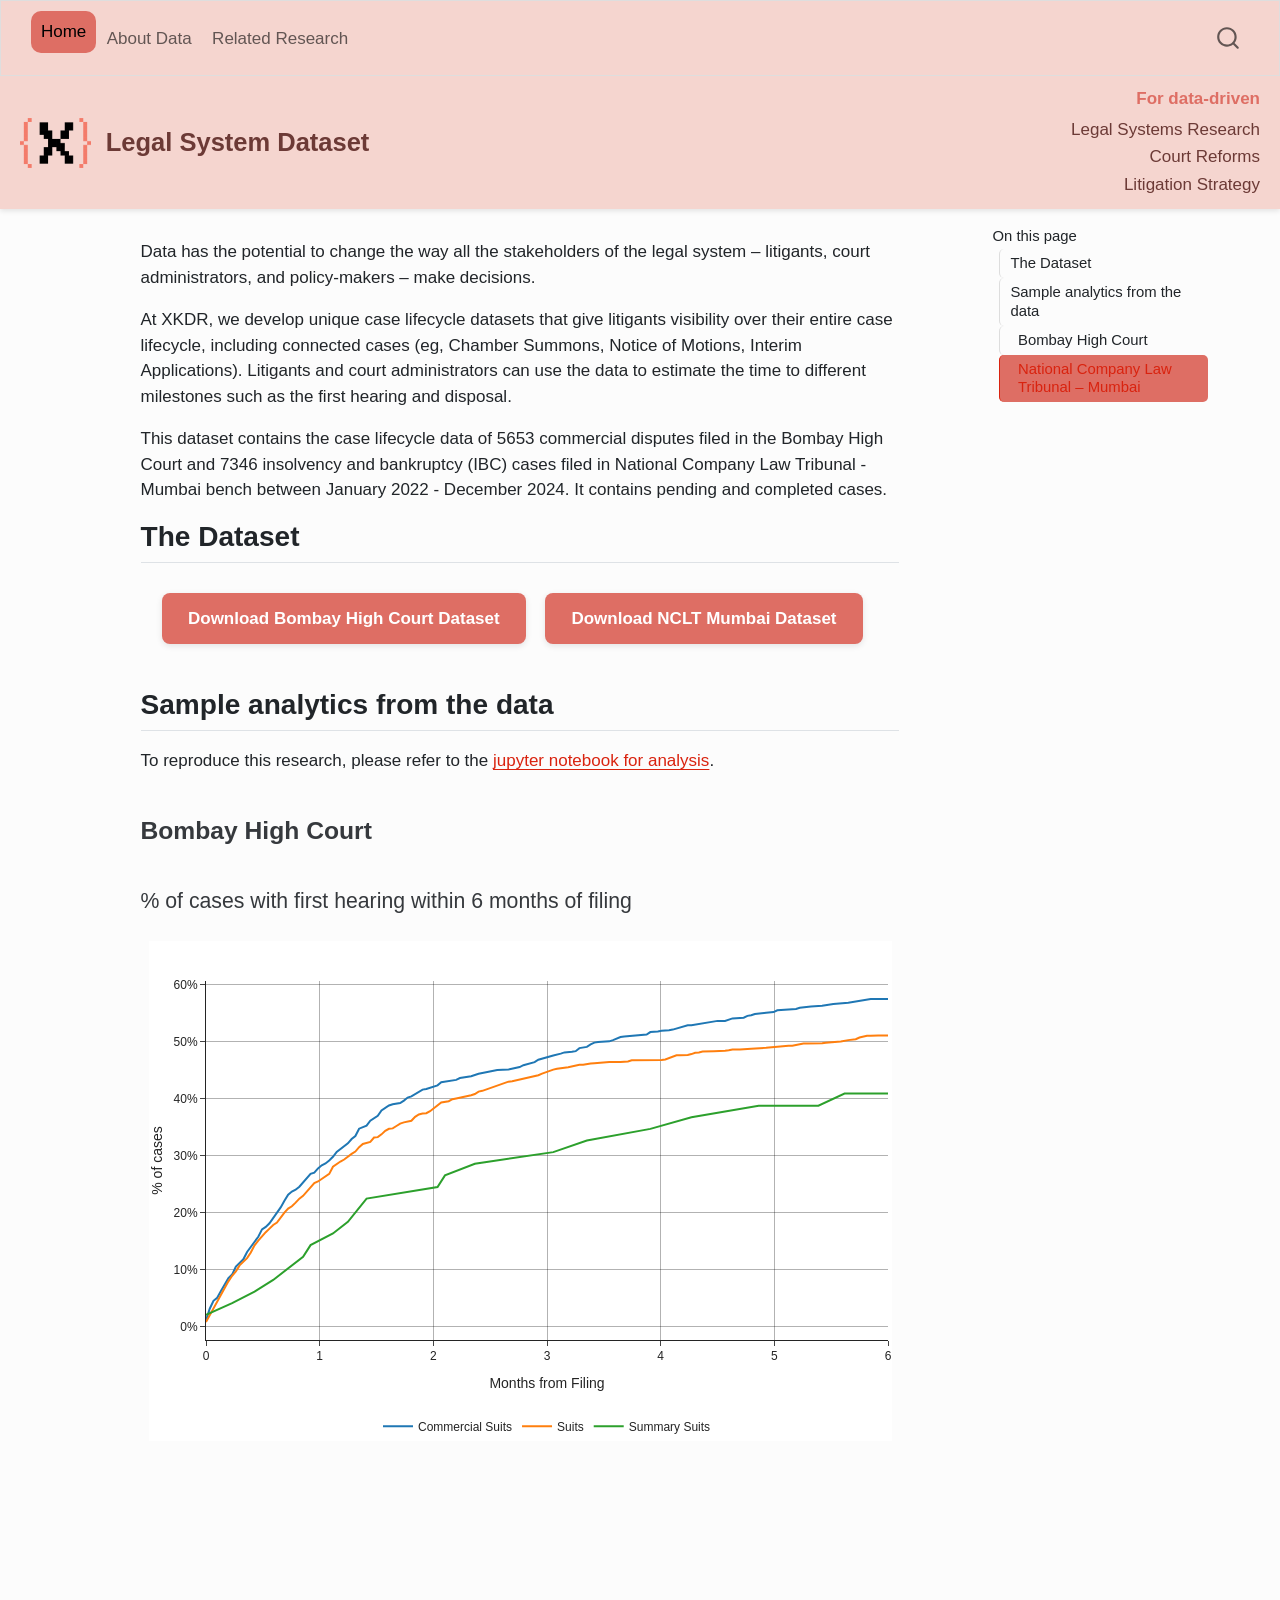
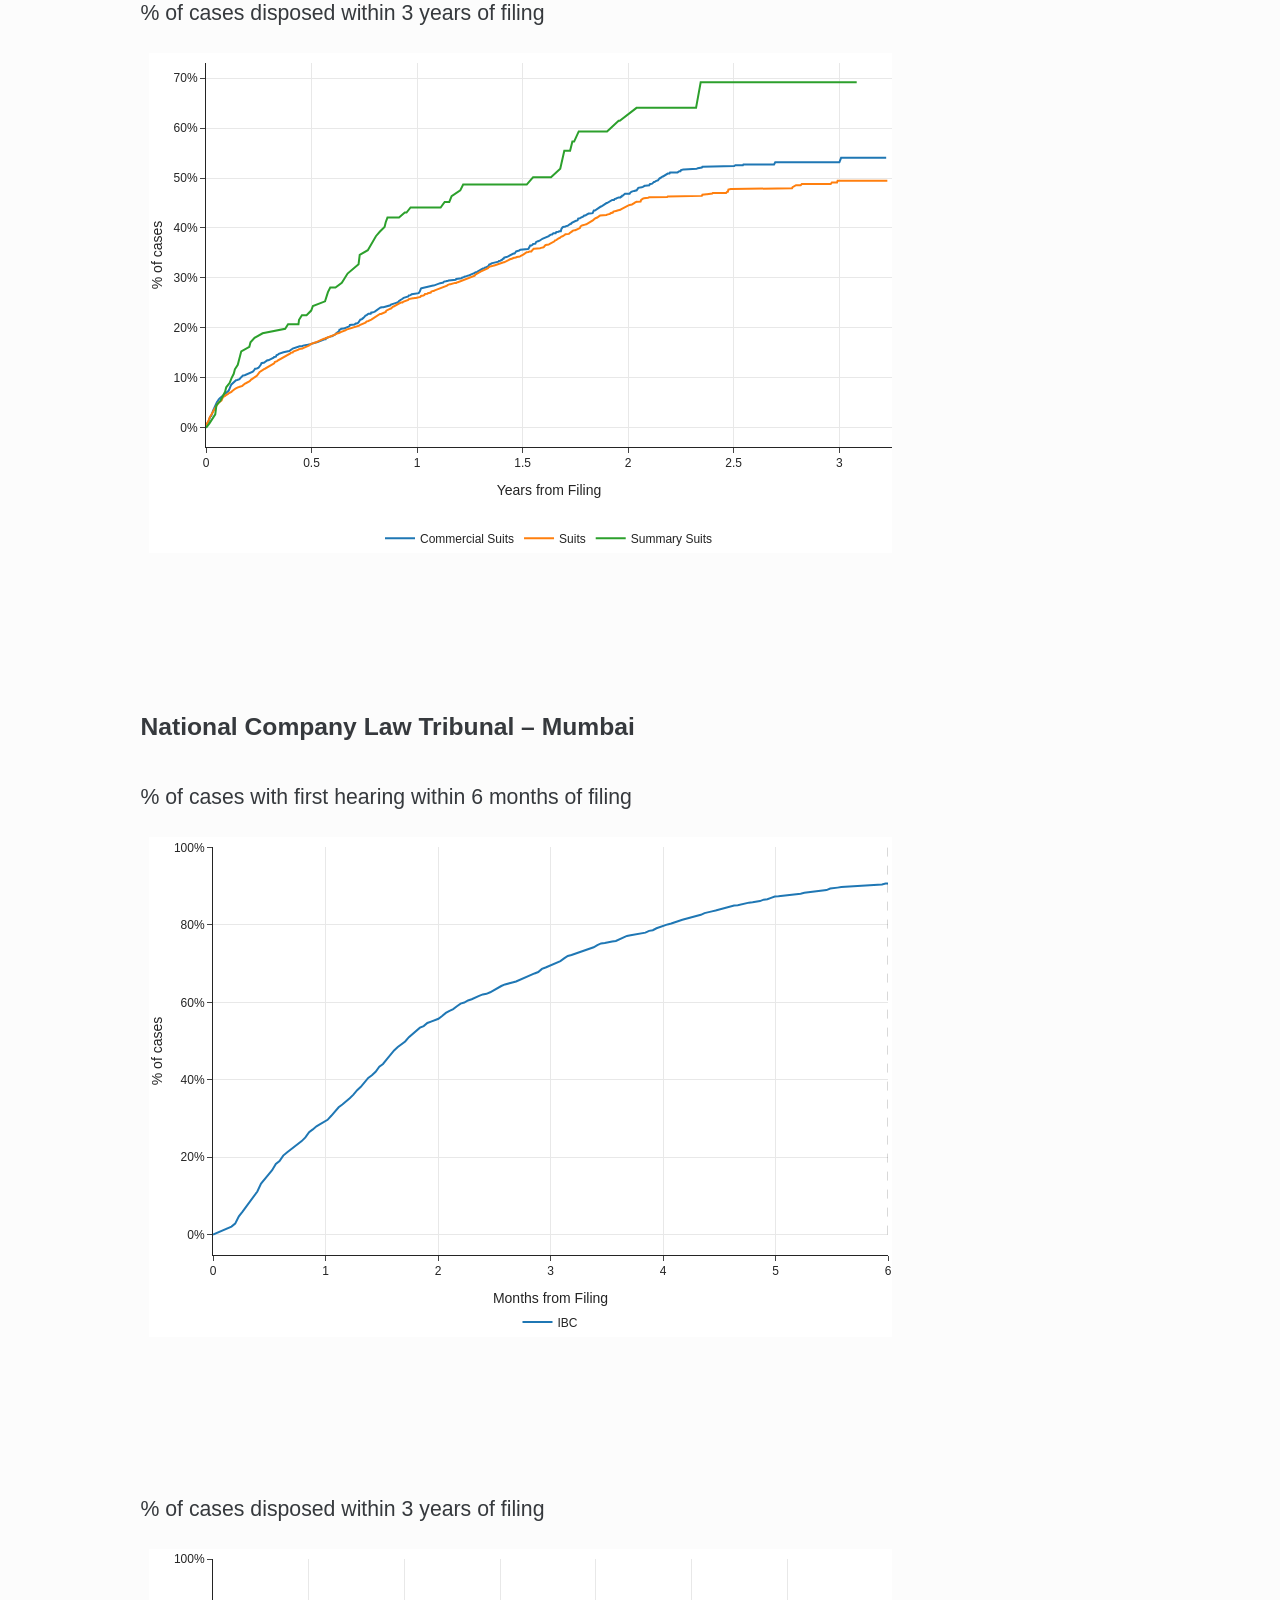
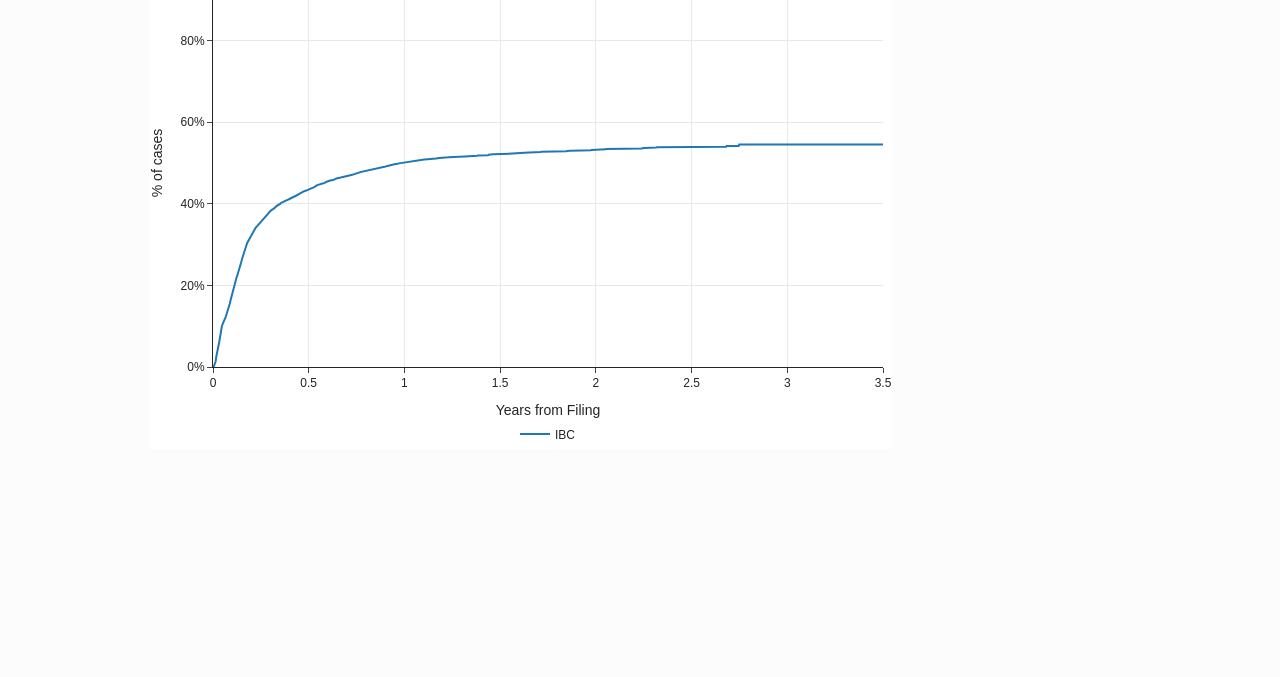
<file: docs/index.html>
<!DOCTYPE html>
<html xmlns="http://www.w3.org/1999/xhtml" lang="en" xml:lang="en"><head>

<meta charset="utf-8">
<meta name="generator" content="quarto-1.7.31">

<meta name="viewport" content="width=device-width, initial-scale=1.0, user-scalable=yes">


<title>index</title>
<style>
code{white-space: pre-wrap;}
span.smallcaps{font-variant: small-caps;}
div.columns{display: flex; gap: min(4vw, 1.5em);}
div.column{flex: auto; overflow-x: auto;}
div.hanging-indent{margin-left: 1.5em; text-indent: -1.5em;}
ul.task-list{list-style: none;}
ul.task-list li input[type="checkbox"] {
  width: 0.8em;
  margin: 0 0.8em 0.2em -1em; /* quarto-specific, see https://github.com/quarto-dev/quarto-cli/issues/4556 */ 
  vertical-align: middle;
}
</style>


<script src="site_libs/quarto-nav/quarto-nav.js"></script>
<script src="site_libs/quarto-nav/headroom.min.js"></script>
<script src="site_libs/clipboard/clipboard.min.js"></script>
<script src="site_libs/quarto-search/autocomplete.umd.js"></script>
<script src="site_libs/quarto-search/fuse.min.js"></script>
<script src="site_libs/quarto-search/quarto-search.js"></script>
<meta name="quarto:offset" content="./">
<script src="site_libs/quarto-html/quarto.js" type="module"></script>
<script src="site_libs/quarto-html/tabsets/tabsets.js" type="module"></script>
<script src="site_libs/quarto-html/popper.min.js"></script>
<script src="site_libs/quarto-html/tippy.umd.min.js"></script>
<script src="site_libs/quarto-html/anchor.min.js"></script>
<link href="site_libs/quarto-html/tippy.css" rel="stylesheet">
<link href="site_libs/quarto-html/quarto-syntax-highlighting-e1a5c8363afafaef2c763b6775fbf3ca.css" rel="stylesheet" id="quarto-text-highlighting-styles">
<script src="site_libs/bootstrap/bootstrap.min.js"></script>
<link href="site_libs/bootstrap/bootstrap-icons.css" rel="stylesheet">
<link href="site_libs/bootstrap/bootstrap-d64559d910ec87c4ee681e1e2f97436f.min.css" rel="stylesheet" append-hash="true" id="quarto-bootstrap" data-mode="light">
<script id="quarto-search-options" type="application/json">{
  "location": "navbar",
  "copy-button": false,
  "collapse-after": 3,
  "panel-placement": "end",
  "type": "overlay",
  "limit": 50,
  "keyboard-shortcut": [
    "f",
    "/",
    "s"
  ],
  "show-item-context": false,
  "language": {
    "search-no-results-text": "No results",
    "search-matching-documents-text": "matching documents",
    "search-copy-link-title": "Copy link to search",
    "search-hide-matches-text": "Hide additional matches",
    "search-more-match-text": "more match in this document",
    "search-more-matches-text": "more matches in this document",
    "search-clear-button-title": "Clear",
    "search-text-placeholder": "",
    "search-detached-cancel-button-title": "Cancel",
    "search-submit-button-title": "Submit",
    "search-label": "Search"
  }
}</script>
</head><body class="nav-fixed quarto-light"><div class="main-header">
    <div class="header-content">
        <img src="images/XKDR_Logomark_RGB_Full_Colour.png" alt="XKDR Logo" class="logo">
        <h1>Legal System Dataset</h1>
    </div>
    <div class="header-topics">
        <span>For data-driven</span>
        <ul>
            <li>Legal Systems Research</li>
            <li>Court Reforms</li>
            <li>Litigation Strategy</li>
        </ul>
    </div>
</div>



<link rel="stylesheet" href="styles.css">




<div id="quarto-search-results"></div>
  <header id="quarto-header" class="headroom fixed-top">
    <nav class="navbar navbar-expand-lg " data-bs-theme="dark">
      <div class="navbar-container container-fluid">
            <div id="quarto-search" class="" title="Search"></div>
          <button class="navbar-toggler" type="button" data-bs-toggle="collapse" data-bs-target="#navbarCollapse" aria-controls="navbarCollapse" role="menu" aria-expanded="false" aria-label="Toggle navigation" onclick="if (window.quartoToggleHeadroom) { window.quartoToggleHeadroom(); }">
  <span class="navbar-toggler-icon"></span>
</button>
          <div class="collapse navbar-collapse" id="navbarCollapse">
            <ul class="navbar-nav navbar-nav-scroll me-auto">
  <li class="nav-item">
    <a class="nav-link active" href="./index.html" aria-current="page"> 
<span class="menu-text">Home</span></a>
  </li>  
  <li class="nav-item">
    <a class="nav-link" href="./about.html"> 
<span class="menu-text">About Data</span></a>
  </li>  
  <li class="nav-item">
    <a class="nav-link" href="./research.html"> 
<span class="menu-text">Related Research</span></a>
  </li>  
</ul>
          </div> <!-- /navcollapse -->
            <div class="quarto-navbar-tools">
</div>
      </div> <!-- /container-fluid -->
    </nav>
</header>
<!-- content -->
<div id="quarto-content" class="quarto-container page-columns page-rows-contents page-layout-full page-navbar">
<!-- sidebar -->
<!-- margin-sidebar -->
    <div id="quarto-margin-sidebar" class="sidebar margin-sidebar">
        <nav id="TOC" role="doc-toc" class="toc-active">
    <h2 id="toc-title">On this page</h2>
   
  <ul>
  <li><a href="#the-dataset" id="toc-the-dataset" class="nav-link active" data-scroll-target="#the-dataset">The Dataset</a></li>
  <li><a href="#sample-analytics-from-the-data" id="toc-sample-analytics-from-the-data" class="nav-link" data-scroll-target="#sample-analytics-from-the-data">Sample analytics from the data</a>
  <ul class="collapse">
  <li><a href="#bombay-high-court" id="toc-bombay-high-court" class="nav-link" data-scroll-target="#bombay-high-court">Bombay High Court</a></li>
  <li><a href="#national-company-law-tribunal-mumbai" id="toc-national-company-law-tribunal-mumbai" class="nav-link" data-scroll-target="#national-company-law-tribunal-mumbai">National Company Law Tribunal – Mumbai</a></li>
  </ul></li>
  </ul>
</nav>
    </div>
<!-- main -->
<main class="content column-page-left" id="quarto-document-content"><header id="title-block-header" class="quarto-title-block"></header>




<p>Data has the potential to change the way all the stakeholders of the legal system – litigants, court administrators, and policy-makers – make decisions.</p>
<p>At XKDR, we develop unique case lifecycle datasets that give litigants visibility over their entire case lifecycle, including connected cases (eg, Chamber Summons, Notice of Motions, Interim Applications). Litigants and court administrators can use the data to estimate the time to different milestones such as the first hearing and disposal.</p>
<p>This dataset contains the case lifecycle data of 5653 commercial disputes filed in the Bombay High Court and 7346 insolvency and bankruptcy (IBC) cases filed in National Company Law Tribunal - Mumbai bench between January 2022 - December 2024. It contains pending and completed cases.</p>
<section id="the-dataset" class="level2">
<h2 class="anchored" data-anchor-id="the-dataset">The Dataset</h2>
<div style="text-align: center; margin: 20px 0;">
<p><a href="data/xkdr_bhcDataset.zip" download="xkdr_bhcDataset.zip" class="btn">Download Bombay High Court Dataset</a> <a href="data/xkdr_ncltmDataset.zip" download="xkdr_ncltmDataset.zip" class="btn">Download NCLT Mumbai Dataset</a></p>
</div>
</section>
<section id="sample-analytics-from-the-data" class="level2">
<h2 class="anchored" data-anchor-id="sample-analytics-from-the-data">Sample analytics from the data</h2>
<p>To reproduce this research, please refer to the <a href="https://github.com/xKDR/legal-system-dataset/blob/main/analysis.ipynb">jupyter notebook for analysis</a>.</p>
<section id="bombay-high-court" class="level3">
<h3 class="anchored" data-anchor-id="bombay-high-court">Bombay High Court</h3>
<section id="of-cases-with-first-hearing-within-6-months-of-filing" class="level4">
<h4 class="anchored" data-anchor-id="of-cases-with-first-hearing-within-6-months-of-filing">% of cases with first hearing within 6 months of filing</h4>
<iframe src="images/bhc_time_to_first_hearing.html" width="100%" height="600px" style="border:none; margin-top: 10px;" class="lightbox" data-group="gallery">
</iframe>
</section>
<section id="of-cases-disposed-within-3-years-of-filing" class="level4">
<h4 class="anchored" data-anchor-id="of-cases-disposed-within-3-years-of-filing">% of cases disposed within 3 years of filing</h4>
<iframe src="images/bhc_time_to_disposal.html" width="100%" height="600px" style="border:none; margin-top: 10px;" class="lightbox" data-group="gallery">
</iframe>
</section>
</section>
<section id="national-company-law-tribunal-mumbai" class="level3">
<h3 class="anchored" data-anchor-id="national-company-law-tribunal-mumbai">National Company Law Tribunal – Mumbai</h3>
<section id="of-cases-with-first-hearing-within-6-months-of-filing-1" class="level4">
<h4 class="anchored" data-anchor-id="of-cases-with-first-hearing-within-6-months-of-filing-1">% of cases with first hearing within 6 months of filing</h4>
<iframe src="images/nclt_time_to_first_hearing.html" width="100%" height="600px" style="border:none; margin-top: 10px;" class="lightbox" data-group="gallery">
</iframe>
</section>
<section id="of-cases-disposed-within-3-years-of-filing-1" class="level4">
<h4 class="anchored" data-anchor-id="of-cases-disposed-within-3-years-of-filing-1">% of cases disposed within 3 years of filing</h4>
<iframe src="images/nclt_time_to_disposal.html" width="100%" height="600px" style="border:none; margin-top: 10px;" class="lightbox" data-group="gallery">
</iframe>


</section>
</section>
</section>

</main> <!-- /main -->
<script id="quarto-html-after-body" type="application/javascript">
  window.document.addEventListener("DOMContentLoaded", function (event) {
    const icon = "";
    const anchorJS = new window.AnchorJS();
    anchorJS.options = {
      placement: 'right',
      icon: icon
    };
    anchorJS.add('.anchored');
    const isCodeAnnotation = (el) => {
      for (const clz of el.classList) {
        if (clz.startsWith('code-annotation-')) {                     
          return true;
        }
      }
      return false;
    }
    const onCopySuccess = function(e) {
      // button target
      const button = e.trigger;
      // don't keep focus
      button.blur();
      // flash "checked"
      button.classList.add('code-copy-button-checked');
      var currentTitle = button.getAttribute("title");
      button.setAttribute("title", "Copied!");
      let tooltip;
      if (window.bootstrap) {
        button.setAttribute("data-bs-toggle", "tooltip");
        button.setAttribute("data-bs-placement", "left");
        button.setAttribute("data-bs-title", "Copied!");
        tooltip = new bootstrap.Tooltip(button, 
          { trigger: "manual", 
            customClass: "code-copy-button-tooltip",
            offset: [0, -8]});
        tooltip.show();    
      }
      setTimeout(function() {
        if (tooltip) {
          tooltip.hide();
          button.removeAttribute("data-bs-title");
          button.removeAttribute("data-bs-toggle");
          button.removeAttribute("data-bs-placement");
        }
        button.setAttribute("title", currentTitle);
        button.classList.remove('code-copy-button-checked');
      }, 1000);
      // clear code selection
      e.clearSelection();
    }
    const getTextToCopy = function(trigger) {
        const codeEl = trigger.previousElementSibling.cloneNode(true);
        for (const childEl of codeEl.children) {
          if (isCodeAnnotation(childEl)) {
            childEl.remove();
          }
        }
        return codeEl.innerText;
    }
    const clipboard = new window.ClipboardJS('.code-copy-button:not([data-in-quarto-modal])', {
      text: getTextToCopy
    });
    clipboard.on('success', onCopySuccess);
    if (window.document.getElementById('quarto-embedded-source-code-modal')) {
      const clipboardModal = new window.ClipboardJS('.code-copy-button[data-in-quarto-modal]', {
        text: getTextToCopy,
        container: window.document.getElementById('quarto-embedded-source-code-modal')
      });
      clipboardModal.on('success', onCopySuccess);
    }
      var localhostRegex = new RegExp(/^(?:http|https):\/\/localhost\:?[0-9]*\//);
      var mailtoRegex = new RegExp(/^mailto:/);
        var filterRegex = new RegExp('/' + window.location.host + '/');
      var isInternal = (href) => {
          return filterRegex.test(href) || localhostRegex.test(href) || mailtoRegex.test(href);
      }
      // Inspect non-navigation links and adorn them if external
     var links = window.document.querySelectorAll('a[href]:not(.nav-link):not(.navbar-brand):not(.toc-action):not(.sidebar-link):not(.sidebar-item-toggle):not(.pagination-link):not(.no-external):not([aria-hidden]):not(.dropdown-item):not(.quarto-navigation-tool):not(.about-link)');
      for (var i=0; i<links.length; i++) {
        const link = links[i];
        if (!isInternal(link.href)) {
          // undo the damage that might have been done by quarto-nav.js in the case of
          // links that we want to consider external
          if (link.dataset.originalHref !== undefined) {
            link.href = link.dataset.originalHref;
          }
        }
      }
    function tippyHover(el, contentFn, onTriggerFn, onUntriggerFn) {
      const config = {
        allowHTML: true,
        maxWidth: 500,
        delay: 100,
        arrow: false,
        appendTo: function(el) {
            return el.parentElement;
        },
        interactive: true,
        interactiveBorder: 10,
        theme: 'quarto',
        placement: 'bottom-start',
      };
      if (contentFn) {
        config.content = contentFn;
      }
      if (onTriggerFn) {
        config.onTrigger = onTriggerFn;
      }
      if (onUntriggerFn) {
        config.onUntrigger = onUntriggerFn;
      }
      window.tippy(el, config); 
    }
    const noterefs = window.document.querySelectorAll('a[role="doc-noteref"]');
    for (var i=0; i<noterefs.length; i++) {
      const ref = noterefs[i];
      tippyHover(ref, function() {
        // use id or data attribute instead here
        let href = ref.getAttribute('data-footnote-href') || ref.getAttribute('href');
        try { href = new URL(href).hash; } catch {}
        const id = href.replace(/^#\/?/, "");
        const note = window.document.getElementById(id);
        if (note) {
          return note.innerHTML;
        } else {
          return "";
        }
      });
    }
    const xrefs = window.document.querySelectorAll('a.quarto-xref');
    const processXRef = (id, note) => {
      // Strip column container classes
      const stripColumnClz = (el) => {
        el.classList.remove("page-full", "page-columns");
        if (el.children) {
          for (const child of el.children) {
            stripColumnClz(child);
          }
        }
      }
      stripColumnClz(note)
      if (id === null || id.startsWith('sec-')) {
        // Special case sections, only their first couple elements
        const container = document.createElement("div");
        if (note.children && note.children.length > 2) {
          container.appendChild(note.children[0].cloneNode(true));
          for (let i = 1; i < note.children.length; i++) {
            const child = note.children[i];
            if (child.tagName === "P" && child.innerText === "") {
              continue;
            } else {
              container.appendChild(child.cloneNode(true));
              break;
            }
          }
          if (window.Quarto?.typesetMath) {
            window.Quarto.typesetMath(container);
          }
          return container.innerHTML
        } else {
          if (window.Quarto?.typesetMath) {
            window.Quarto.typesetMath(note);
          }
          return note.innerHTML;
        }
      } else {
        // Remove any anchor links if they are present
        const anchorLink = note.querySelector('a.anchorjs-link');
        if (anchorLink) {
          anchorLink.remove();
        }
        if (window.Quarto?.typesetMath) {
          window.Quarto.typesetMath(note);
        }
        if (note.classList.contains("callout")) {
          return note.outerHTML;
        } else {
          return note.innerHTML;
        }
      }
    }
    for (var i=0; i<xrefs.length; i++) {
      const xref = xrefs[i];
      tippyHover(xref, undefined, function(instance) {
        instance.disable();
        let url = xref.getAttribute('href');
        let hash = undefined; 
        if (url.startsWith('#')) {
          hash = url;
        } else {
          try { hash = new URL(url).hash; } catch {}
        }
        if (hash) {
          const id = hash.replace(/^#\/?/, "");
          const note = window.document.getElementById(id);
          if (note !== null) {
            try {
              const html = processXRef(id, note.cloneNode(true));
              instance.setContent(html);
            } finally {
              instance.enable();
              instance.show();
            }
          } else {
            // See if we can fetch this
            fetch(url.split('#')[0])
            .then(res => res.text())
            .then(html => {
              const parser = new DOMParser();
              const htmlDoc = parser.parseFromString(html, "text/html");
              const note = htmlDoc.getElementById(id);
              if (note !== null) {
                const html = processXRef(id, note);
                instance.setContent(html);
              } 
            }).finally(() => {
              instance.enable();
              instance.show();
            });
          }
        } else {
          // See if we can fetch a full url (with no hash to target)
          // This is a special case and we should probably do some content thinning / targeting
          fetch(url)
          .then(res => res.text())
          .then(html => {
            const parser = new DOMParser();
            const htmlDoc = parser.parseFromString(html, "text/html");
            const note = htmlDoc.querySelector('main.content');
            if (note !== null) {
              // This should only happen for chapter cross references
              // (since there is no id in the URL)
              // remove the first header
              if (note.children.length > 0 && note.children[0].tagName === "HEADER") {
                note.children[0].remove();
              }
              const html = processXRef(null, note);
              instance.setContent(html);
            } 
          }).finally(() => {
            instance.enable();
            instance.show();
          });
        }
      }, function(instance) {
      });
    }
        let selectedAnnoteEl;
        const selectorForAnnotation = ( cell, annotation) => {
          let cellAttr = 'data-code-cell="' + cell + '"';
          let lineAttr = 'data-code-annotation="' +  annotation + '"';
          const selector = 'span[' + cellAttr + '][' + lineAttr + ']';
          return selector;
        }
        const selectCodeLines = (annoteEl) => {
          const doc = window.document;
          const targetCell = annoteEl.getAttribute("data-target-cell");
          const targetAnnotation = annoteEl.getAttribute("data-target-annotation");
          const annoteSpan = window.document.querySelector(selectorForAnnotation(targetCell, targetAnnotation));
          const lines = annoteSpan.getAttribute("data-code-lines").split(",");
          const lineIds = lines.map((line) => {
            return targetCell + "-" + line;
          })
          let top = null;
          let height = null;
          let parent = null;
          if (lineIds.length > 0) {
              //compute the position of the single el (top and bottom and make a div)
              const el = window.document.getElementById(lineIds[0]);
              top = el.offsetTop;
              height = el.offsetHeight;
              parent = el.parentElement.parentElement;
            if (lineIds.length > 1) {
              const lastEl = window.document.getElementById(lineIds[lineIds.length - 1]);
              const bottom = lastEl.offsetTop + lastEl.offsetHeight;
              height = bottom - top;
            }
            if (top !== null && height !== null && parent !== null) {
              // cook up a div (if necessary) and position it 
              let div = window.document.getElementById("code-annotation-line-highlight");
              if (div === null) {
                div = window.document.createElement("div");
                div.setAttribute("id", "code-annotation-line-highlight");
                div.style.position = 'absolute';
                parent.appendChild(div);
              }
              div.style.top = top - 2 + "px";
              div.style.height = height + 4 + "px";
              div.style.left = 0;
              let gutterDiv = window.document.getElementById("code-annotation-line-highlight-gutter");
              if (gutterDiv === null) {
                gutterDiv = window.document.createElement("div");
                gutterDiv.setAttribute("id", "code-annotation-line-highlight-gutter");
                gutterDiv.style.position = 'absolute';
                const codeCell = window.document.getElementById(targetCell);
                const gutter = codeCell.querySelector('.code-annotation-gutter');
                gutter.appendChild(gutterDiv);
              }
              gutterDiv.style.top = top - 2 + "px";
              gutterDiv.style.height = height + 4 + "px";
            }
            selectedAnnoteEl = annoteEl;
          }
        };
        const unselectCodeLines = () => {
          const elementsIds = ["code-annotation-line-highlight", "code-annotation-line-highlight-gutter"];
          elementsIds.forEach((elId) => {
            const div = window.document.getElementById(elId);
            if (div) {
              div.remove();
            }
          });
          selectedAnnoteEl = undefined;
        };
          // Handle positioning of the toggle
      window.addEventListener(
        "resize",
        throttle(() => {
          elRect = undefined;
          if (selectedAnnoteEl) {
            selectCodeLines(selectedAnnoteEl);
          }
        }, 10)
      );
      function throttle(fn, ms) {
      let throttle = false;
      let timer;
        return (...args) => {
          if(!throttle) { // first call gets through
              fn.apply(this, args);
              throttle = true;
          } else { // all the others get throttled
              if(timer) clearTimeout(timer); // cancel #2
              timer = setTimeout(() => {
                fn.apply(this, args);
                timer = throttle = false;
              }, ms);
          }
        };
      }
        // Attach click handler to the DT
        const annoteDls = window.document.querySelectorAll('dt[data-target-cell]');
        for (const annoteDlNode of annoteDls) {
          annoteDlNode.addEventListener('click', (event) => {
            const clickedEl = event.target;
            if (clickedEl !== selectedAnnoteEl) {
              unselectCodeLines();
              const activeEl = window.document.querySelector('dt[data-target-cell].code-annotation-active');
              if (activeEl) {
                activeEl.classList.remove('code-annotation-active');
              }
              selectCodeLines(clickedEl);
              clickedEl.classList.add('code-annotation-active');
            } else {
              // Unselect the line
              unselectCodeLines();
              clickedEl.classList.remove('code-annotation-active');
            }
          });
        }
    const findCites = (el) => {
      const parentEl = el.parentElement;
      if (parentEl) {
        const cites = parentEl.dataset.cites;
        if (cites) {
          return {
            el,
            cites: cites.split(' ')
          };
        } else {
          return findCites(el.parentElement)
        }
      } else {
        return undefined;
      }
    };
    var bibliorefs = window.document.querySelectorAll('a[role="doc-biblioref"]');
    for (var i=0; i<bibliorefs.length; i++) {
      const ref = bibliorefs[i];
      const citeInfo = findCites(ref);
      if (citeInfo) {
        tippyHover(citeInfo.el, function() {
          var popup = window.document.createElement('div');
          citeInfo.cites.forEach(function(cite) {
            var citeDiv = window.document.createElement('div');
            citeDiv.classList.add('hanging-indent');
            citeDiv.classList.add('csl-entry');
            var biblioDiv = window.document.getElementById('ref-' + cite);
            if (biblioDiv) {
              citeDiv.innerHTML = biblioDiv.innerHTML;
            }
            popup.appendChild(citeDiv);
          });
          return popup.innerHTML;
        });
      }
    }
  });
  </script>
</div> <!-- /content -->




</body></html>
</file>
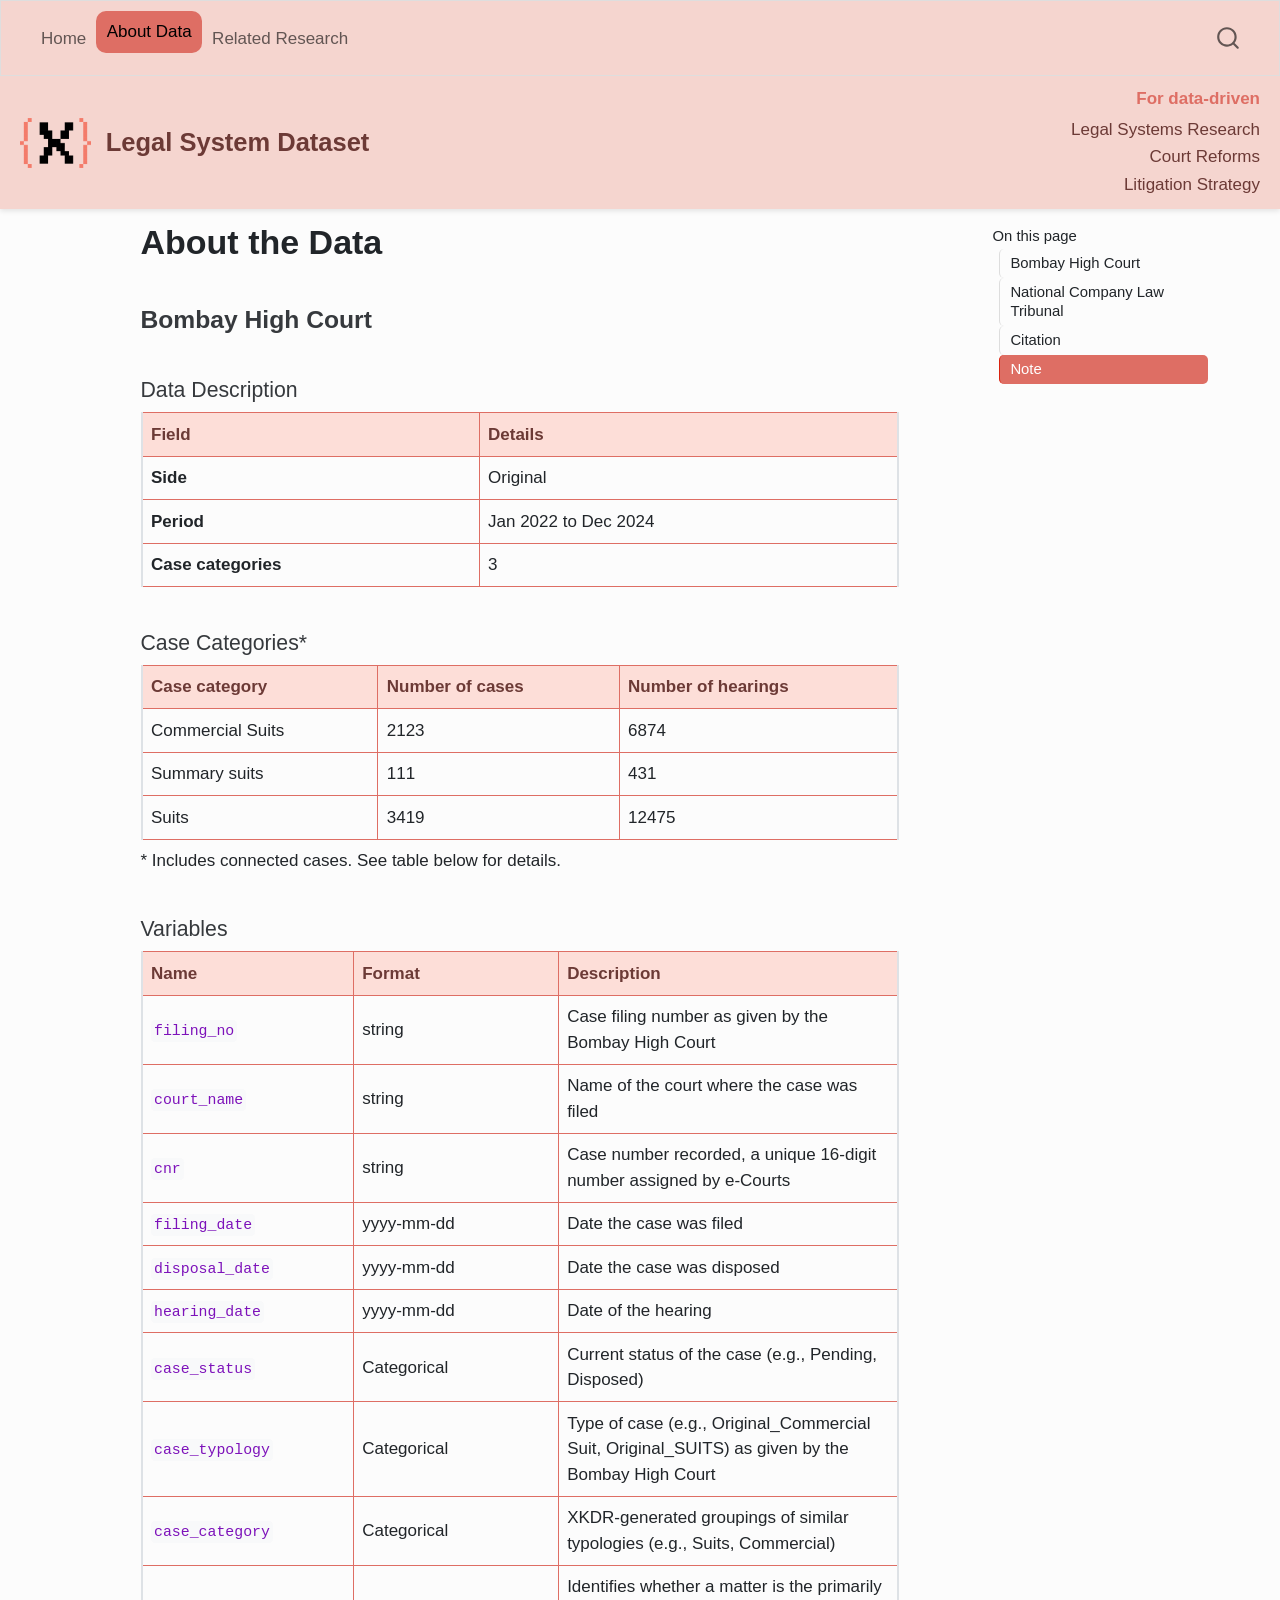
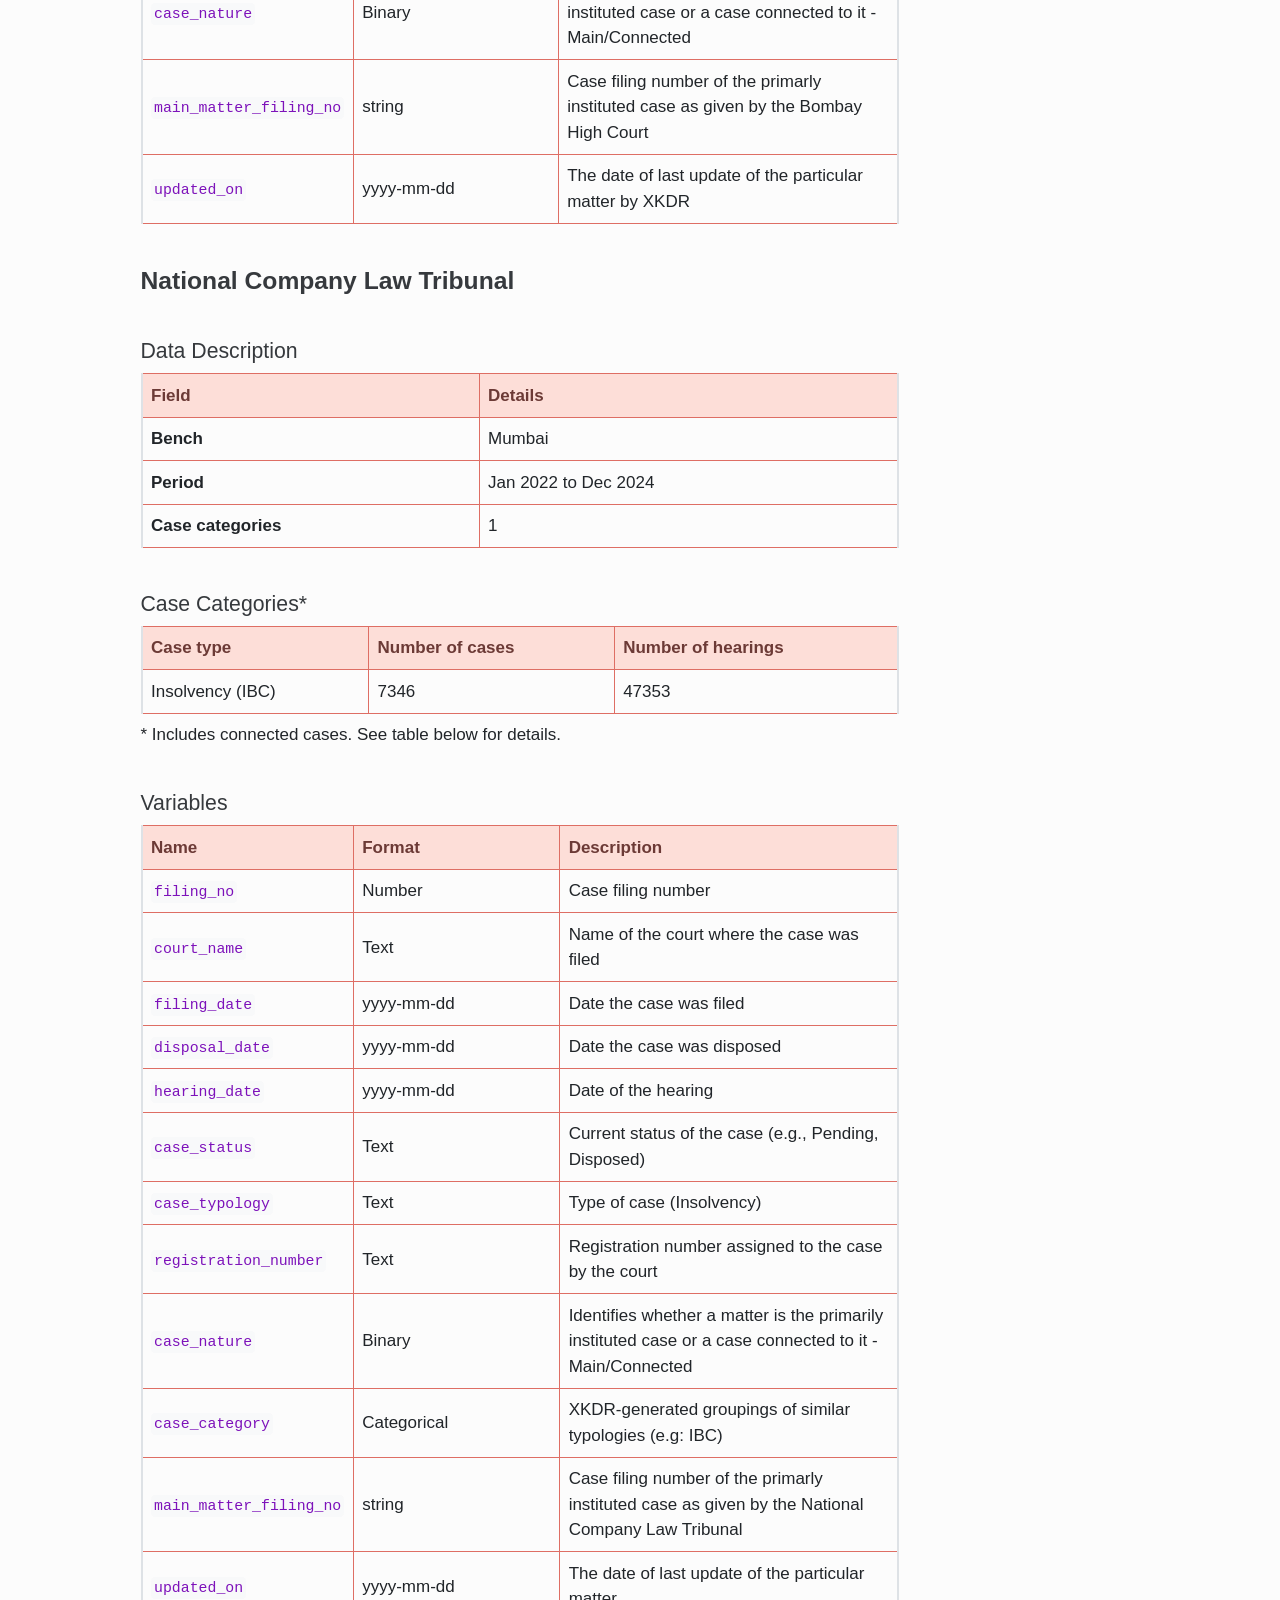
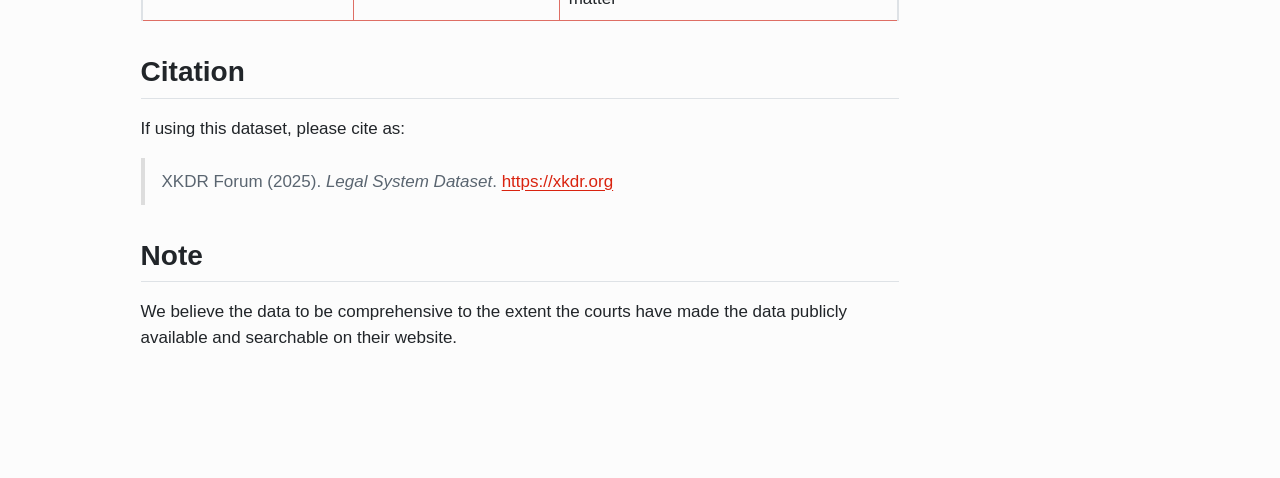
<file: docs/about.html>
<!DOCTYPE html>
<html xmlns="http://www.w3.org/1999/xhtml" lang="en" xml:lang="en"><head>

<meta charset="utf-8">
<meta name="generator" content="quarto-1.7.31">

<meta name="viewport" content="width=device-width, initial-scale=1.0, user-scalable=yes">


<title>About the Data</title>
<style>
code{white-space: pre-wrap;}
span.smallcaps{font-variant: small-caps;}
div.columns{display: flex; gap: min(4vw, 1.5em);}
div.column{flex: auto; overflow-x: auto;}
div.hanging-indent{margin-left: 1.5em; text-indent: -1.5em;}
ul.task-list{list-style: none;}
ul.task-list li input[type="checkbox"] {
  width: 0.8em;
  margin: 0 0.8em 0.2em -1em; /* quarto-specific, see https://github.com/quarto-dev/quarto-cli/issues/4556 */ 
  vertical-align: middle;
}
</style>


<script src="site_libs/quarto-nav/quarto-nav.js"></script>
<script src="site_libs/quarto-nav/headroom.min.js"></script>
<script src="site_libs/clipboard/clipboard.min.js"></script>
<script src="site_libs/quarto-search/autocomplete.umd.js"></script>
<script src="site_libs/quarto-search/fuse.min.js"></script>
<script src="site_libs/quarto-search/quarto-search.js"></script>
<meta name="quarto:offset" content="./">
<script src="site_libs/quarto-html/quarto.js" type="module"></script>
<script src="site_libs/quarto-html/tabsets/tabsets.js" type="module"></script>
<script src="site_libs/quarto-html/popper.min.js"></script>
<script src="site_libs/quarto-html/tippy.umd.min.js"></script>
<script src="site_libs/quarto-html/anchor.min.js"></script>
<link href="site_libs/quarto-html/tippy.css" rel="stylesheet">
<link href="site_libs/quarto-html/quarto-syntax-highlighting-e1a5c8363afafaef2c763b6775fbf3ca.css" rel="stylesheet" id="quarto-text-highlighting-styles">
<script src="site_libs/bootstrap/bootstrap.min.js"></script>
<link href="site_libs/bootstrap/bootstrap-icons.css" rel="stylesheet">
<link href="site_libs/bootstrap/bootstrap-d64559d910ec87c4ee681e1e2f97436f.min.css" rel="stylesheet" append-hash="true" id="quarto-bootstrap" data-mode="light">
<script id="quarto-search-options" type="application/json">{
  "location": "navbar",
  "copy-button": false,
  "collapse-after": 3,
  "panel-placement": "end",
  "type": "overlay",
  "limit": 50,
  "keyboard-shortcut": [
    "f",
    "/",
    "s"
  ],
  "show-item-context": false,
  "language": {
    "search-no-results-text": "No results",
    "search-matching-documents-text": "matching documents",
    "search-copy-link-title": "Copy link to search",
    "search-hide-matches-text": "Hide additional matches",
    "search-more-match-text": "more match in this document",
    "search-more-matches-text": "more matches in this document",
    "search-clear-button-title": "Clear",
    "search-text-placeholder": "",
    "search-detached-cancel-button-title": "Cancel",
    "search-submit-button-title": "Submit",
    "search-label": "Search"
  }
}</script>
</head><body class="nav-fixed quarto-light"><div class="main-header">
    <div class="header-content">
        <img src="images/XKDR_Logomark_RGB_Full_Colour.png" alt="XKDR Logo" class="logo">
        <h1>Legal System Dataset</h1>
    </div>
    <div class="header-topics">
        <span>For data-driven</span>
        <ul>
            <li>Legal Systems Research</li>
            <li>Court Reforms</li>
            <li>Litigation Strategy</li>
        </ul>
    </div>
</div>



<link rel="stylesheet" href="styles.css">




<div id="quarto-search-results"></div>
  <header id="quarto-header" class="headroom fixed-top">
    <nav class="navbar navbar-expand-lg " data-bs-theme="dark">
      <div class="navbar-container container-fluid">
            <div id="quarto-search" class="" title="Search"></div>
          <button class="navbar-toggler" type="button" data-bs-toggle="collapse" data-bs-target="#navbarCollapse" aria-controls="navbarCollapse" role="menu" aria-expanded="false" aria-label="Toggle navigation" onclick="if (window.quartoToggleHeadroom) { window.quartoToggleHeadroom(); }">
  <span class="navbar-toggler-icon"></span>
</button>
          <div class="collapse navbar-collapse" id="navbarCollapse">
            <ul class="navbar-nav navbar-nav-scroll me-auto">
  <li class="nav-item">
    <a class="nav-link" href="./index.html"> 
<span class="menu-text">Home</span></a>
  </li>  
  <li class="nav-item">
    <a class="nav-link active" href="./about.html" aria-current="page"> 
<span class="menu-text">About Data</span></a>
  </li>  
  <li class="nav-item">
    <a class="nav-link" href="./research.html"> 
<span class="menu-text">Related Research</span></a>
  </li>  
</ul>
          </div> <!-- /navcollapse -->
            <div class="quarto-navbar-tools">
</div>
      </div> <!-- /container-fluid -->
    </nav>
</header>
<!-- content -->
<div id="quarto-content" class="quarto-container page-columns page-rows-contents page-layout-full page-navbar">
<!-- sidebar -->
<!-- margin-sidebar -->
    <div id="quarto-margin-sidebar" class="sidebar margin-sidebar">
        <nav id="TOC" role="doc-toc" class="toc-active">
    <h2 id="toc-title">On this page</h2>
   
  <ul>
  <li><a href="#bombay-high-court" id="toc-bombay-high-court" class="nav-link active" data-scroll-target="#bombay-high-court">Bombay High Court</a></li>
  <li><a href="#national-company-law-tribunal" id="toc-national-company-law-tribunal" class="nav-link" data-scroll-target="#national-company-law-tribunal">National Company Law Tribunal</a></li>
  <li><a href="#citation" id="toc-citation" class="nav-link" data-scroll-target="#citation">Citation</a></li>
  <li><a href="#note" id="toc-note" class="nav-link" data-scroll-target="#note">Note</a></li>
  </ul>
</nav>
    </div>
<!-- main -->
<main class="content column-page-left" id="quarto-document-content">

<header id="title-block-header" class="quarto-title-block default">
<div class="quarto-title">
<h1 class="title">About the Data</h1>
</div>



<div class="quarto-title-meta column-page-left">

    
  
    
  </div>
  


</header>


<section id="bombay-high-court" class="level3">
<h3 class="anchored" data-anchor-id="bombay-high-court">Bombay High Court</h3>
<section id="data-description" class="level4">
<h4 class="anchored" data-anchor-id="data-description">Data Description</h4>
<div class="table-section">
<table class="caption-top table">
<thead>
<tr class="header">
<th><strong>Field</strong></th>
<th><strong>Details</strong></th>
</tr>
</thead>
<tbody>
<tr class="odd">
<td><strong>Side</strong></td>
<td>Original</td>
</tr>
<tr class="even">
<td><strong>Period</strong></td>
<td>Jan 2022 to Dec 2024</td>
</tr>
<tr class="odd">
<td><strong>Case categories</strong></td>
<td>3</td>
</tr>
</tbody>
</table>
</div>
</section>
<section id="case-categories" class="level4">
<h4 class="anchored" data-anchor-id="case-categories">Case Categories*</h4>
<div class="table-section">
<table class="caption-top table">
<thead>
<tr class="header">
<th><strong>Case category</strong></th>
<th><strong>Number of cases</strong></th>
<th><strong>Number of hearings</strong></th>
</tr>
</thead>
<tbody>
<tr class="odd">
<td>Commercial Suits</td>
<td>2123</td>
<td>6874</td>
</tr>
<tr class="even">
<td>Summary suits</td>
<td>111</td>
<td>431</td>
</tr>
<tr class="odd">
<td>Suits</td>
<td>3419</td>
<td>12475</td>
</tr>
</tbody>
</table>
</div>
<p>* Includes connected cases. See table below for details.</p>
</section>
<section id="variables" class="level4">
<h4 class="anchored" data-anchor-id="variables">Variables</h4>
<div class="table-section">
<table class="caption-top table">
<colgroup>
<col style="width: 22%">
<col style="width: 29%">
<col style="width: 48%">
</colgroup>
<thead>
<tr class="header">
<th>Name</th>
<th>Format</th>
<th>Description</th>
</tr>
</thead>
<tbody>
<tr class="odd">
<td><code>filing_no</code></td>
<td>string</td>
<td>Case filing number as given by the Bombay High Court</td>
</tr>
<tr class="even">
<td><code>court_name</code></td>
<td>string</td>
<td>Name of the court where the case was filed</td>
</tr>
<tr class="odd">
<td><code>cnr</code></td>
<td>string</td>
<td>Case number recorded, a unique 16-digit number assigned by e-Courts</td>
</tr>
<tr class="even">
<td><code>filing_date</code></td>
<td>yyyy-mm-dd</td>
<td>Date the case was filed</td>
</tr>
<tr class="odd">
<td><code>disposal_date</code></td>
<td>yyyy-mm-dd</td>
<td>Date the case was disposed</td>
</tr>
<tr class="even">
<td><code>hearing_date</code></td>
<td>yyyy-mm-dd</td>
<td>Date of the hearing</td>
</tr>
<tr class="odd">
<td><code>case_status</code></td>
<td>Categorical</td>
<td>Current status of the case (e.g., Pending, Disposed)</td>
</tr>
<tr class="even">
<td><code>case_typology</code></td>
<td>Categorical</td>
<td>Type of case (e.g., Original_Commercial Suit, Original_SUITS) as given by the Bombay High Court</td>
</tr>
<tr class="odd">
<td><code>case_category</code></td>
<td>Categorical</td>
<td>XKDR-generated groupings of similar typologies (e.g., Suits, Commercial)</td>
</tr>
<tr class="even">
<td><code>case_nature</code></td>
<td>Binary</td>
<td>Identifies whether a matter is the primarily instituted case or a case connected to it - Main/Connected</td>
</tr>
<tr class="odd">
<td><code>main_matter_filing_no</code></td>
<td>string</td>
<td>Case filing number of the primarly instituted case as given by the Bombay High Court</td>
</tr>
<tr class="even">
<td><code>updated_on</code></td>
<td>yyyy-mm-dd</td>
<td>The date of last update of the particular matter by XKDR</td>
</tr>
</tbody>
</table>
</div>
</section>
</section>
<section id="national-company-law-tribunal" class="level3">
<h3 class="anchored" data-anchor-id="national-company-law-tribunal">National Company Law Tribunal</h3>
<section id="data-description-1" class="level4">
<h4 class="anchored" data-anchor-id="data-description-1">Data Description</h4>
<div class="table-section">
<table class="caption-top table">
<thead>
<tr class="header">
<th><strong>Field</strong></th>
<th><strong>Details</strong></th>
</tr>
</thead>
<tbody>
<tr class="odd">
<td><strong>Bench</strong></td>
<td>Mumbai</td>
</tr>
<tr class="even">
<td><strong>Period</strong></td>
<td>Jan 2022 to Dec 2024</td>
</tr>
<tr class="odd">
<td><strong>Case categories</strong></td>
<td>1</td>
</tr>
</tbody>
</table>
</div>
</section>
<section id="case-categories-1" class="level4">
<h4 class="anchored" data-anchor-id="case-categories-1">Case Categories*</h4>
<div class="table-section">
<table class="caption-top table">
<thead>
<tr class="header">
<th>Case type</th>
<th>Number of cases</th>
<th>Number of hearings</th>
</tr>
</thead>
<tbody>
<tr class="odd">
<td>Insolvency (IBC)</td>
<td>7346</td>
<td>47353</td>
</tr>
</tbody>
</table>
</div>
<p>* Includes connected cases. See table below for details.</p>
</section>
<section id="variables-1" class="level4">
<h4 class="anchored" data-anchor-id="variables-1">Variables</h4>
<div class="table-section">
<table class="caption-top table">
<colgroup>
<col style="width: 22%">
<col style="width: 29%">
<col style="width: 48%">
</colgroup>
<thead>
<tr class="header">
<th>Name</th>
<th>Format</th>
<th>Description</th>
</tr>
</thead>
<tbody>
<tr class="odd">
<td><code>filing_no</code></td>
<td>Number</td>
<td>Case filing number</td>
</tr>
<tr class="even">
<td><code>court_name</code></td>
<td>Text</td>
<td>Name of the court where the case was filed</td>
</tr>
<tr class="odd">
<td><code>filing_date</code></td>
<td>yyyy-mm-dd</td>
<td>Date the case was filed</td>
</tr>
<tr class="even">
<td><code>disposal_date</code></td>
<td>yyyy-mm-dd</td>
<td>Date the case was disposed</td>
</tr>
<tr class="odd">
<td><code>hearing_date</code></td>
<td>yyyy-mm-dd</td>
<td>Date of the hearing</td>
</tr>
<tr class="even">
<td><code>case_status</code></td>
<td>Text</td>
<td>Current status of the case (e.g., Pending, Disposed)</td>
</tr>
<tr class="odd">
<td><code>case_typology</code></td>
<td>Text</td>
<td>Type of case (Insolvency)</td>
</tr>
<tr class="even">
<td><code>registration_number</code></td>
<td>Text</td>
<td>Registration number assigned to the case by the court</td>
</tr>
<tr class="odd">
<td><code>case_nature</code></td>
<td>Binary</td>
<td>Identifies whether a matter is the primarily instituted case or a case connected to it - Main/Connected</td>
</tr>
<tr class="even">
<td><code>case_category</code></td>
<td>Categorical</td>
<td>XKDR-generated groupings of similar typologies (e.g: IBC)</td>
</tr>
<tr class="odd">
<td><code>main_matter_filing_no</code></td>
<td>string</td>
<td>Case filing number of the primarly instituted case as given by the National Company Law Tribunal</td>
</tr>
<tr class="even">
<td><code>updated_on</code></td>
<td>yyyy-mm-dd</td>
<td>The date of last update of the particular matter</td>
</tr>
</tbody>
</table>
</div>
</section>
</section>
<section id="citation" class="level2">
<h2 class="anchored" data-anchor-id="citation">Citation</h2>
<p>If using this dataset, please cite as:</p>
<blockquote class="blockquote">
<p>XKDR Forum (2025). <em>Legal System Dataset</em>. <a href="https://xkdr.org">https://xkdr.org</a></p>
</blockquote>
</section>
<section id="note" class="level2">
<h2 class="anchored" data-anchor-id="note">Note</h2>
<p>We believe the data to be comprehensive to the extent the courts have made the data publicly available and searchable on their website.</p>


</section>

</main> <!-- /main -->
<script id="quarto-html-after-body" type="application/javascript">
  window.document.addEventListener("DOMContentLoaded", function (event) {
    const icon = "";
    const anchorJS = new window.AnchorJS();
    anchorJS.options = {
      placement: 'right',
      icon: icon
    };
    anchorJS.add('.anchored');
    const isCodeAnnotation = (el) => {
      for (const clz of el.classList) {
        if (clz.startsWith('code-annotation-')) {                     
          return true;
        }
      }
      return false;
    }
    const onCopySuccess = function(e) {
      // button target
      const button = e.trigger;
      // don't keep focus
      button.blur();
      // flash "checked"
      button.classList.add('code-copy-button-checked');
      var currentTitle = button.getAttribute("title");
      button.setAttribute("title", "Copied!");
      let tooltip;
      if (window.bootstrap) {
        button.setAttribute("data-bs-toggle", "tooltip");
        button.setAttribute("data-bs-placement", "left");
        button.setAttribute("data-bs-title", "Copied!");
        tooltip = new bootstrap.Tooltip(button, 
          { trigger: "manual", 
            customClass: "code-copy-button-tooltip",
            offset: [0, -8]});
        tooltip.show();    
      }
      setTimeout(function() {
        if (tooltip) {
          tooltip.hide();
          button.removeAttribute("data-bs-title");
          button.removeAttribute("data-bs-toggle");
          button.removeAttribute("data-bs-placement");
        }
        button.setAttribute("title", currentTitle);
        button.classList.remove('code-copy-button-checked');
      }, 1000);
      // clear code selection
      e.clearSelection();
    }
    const getTextToCopy = function(trigger) {
        const codeEl = trigger.previousElementSibling.cloneNode(true);
        for (const childEl of codeEl.children) {
          if (isCodeAnnotation(childEl)) {
            childEl.remove();
          }
        }
        return codeEl.innerText;
    }
    const clipboard = new window.ClipboardJS('.code-copy-button:not([data-in-quarto-modal])', {
      text: getTextToCopy
    });
    clipboard.on('success', onCopySuccess);
    if (window.document.getElementById('quarto-embedded-source-code-modal')) {
      const clipboardModal = new window.ClipboardJS('.code-copy-button[data-in-quarto-modal]', {
        text: getTextToCopy,
        container: window.document.getElementById('quarto-embedded-source-code-modal')
      });
      clipboardModal.on('success', onCopySuccess);
    }
      var localhostRegex = new RegExp(/^(?:http|https):\/\/localhost\:?[0-9]*\//);
      var mailtoRegex = new RegExp(/^mailto:/);
        var filterRegex = new RegExp('/' + window.location.host + '/');
      var isInternal = (href) => {
          return filterRegex.test(href) || localhostRegex.test(href) || mailtoRegex.test(href);
      }
      // Inspect non-navigation links and adorn them if external
     var links = window.document.querySelectorAll('a[href]:not(.nav-link):not(.navbar-brand):not(.toc-action):not(.sidebar-link):not(.sidebar-item-toggle):not(.pagination-link):not(.no-external):not([aria-hidden]):not(.dropdown-item):not(.quarto-navigation-tool):not(.about-link)');
      for (var i=0; i<links.length; i++) {
        const link = links[i];
        if (!isInternal(link.href)) {
          // undo the damage that might have been done by quarto-nav.js in the case of
          // links that we want to consider external
          if (link.dataset.originalHref !== undefined) {
            link.href = link.dataset.originalHref;
          }
        }
      }
    function tippyHover(el, contentFn, onTriggerFn, onUntriggerFn) {
      const config = {
        allowHTML: true,
        maxWidth: 500,
        delay: 100,
        arrow: false,
        appendTo: function(el) {
            return el.parentElement;
        },
        interactive: true,
        interactiveBorder: 10,
        theme: 'quarto',
        placement: 'bottom-start',
      };
      if (contentFn) {
        config.content = contentFn;
      }
      if (onTriggerFn) {
        config.onTrigger = onTriggerFn;
      }
      if (onUntriggerFn) {
        config.onUntrigger = onUntriggerFn;
      }
      window.tippy(el, config); 
    }
    const noterefs = window.document.querySelectorAll('a[role="doc-noteref"]');
    for (var i=0; i<noterefs.length; i++) {
      const ref = noterefs[i];
      tippyHover(ref, function() {
        // use id or data attribute instead here
        let href = ref.getAttribute('data-footnote-href') || ref.getAttribute('href');
        try { href = new URL(href).hash; } catch {}
        const id = href.replace(/^#\/?/, "");
        const note = window.document.getElementById(id);
        if (note) {
          return note.innerHTML;
        } else {
          return "";
        }
      });
    }
    const xrefs = window.document.querySelectorAll('a.quarto-xref');
    const processXRef = (id, note) => {
      // Strip column container classes
      const stripColumnClz = (el) => {
        el.classList.remove("page-full", "page-columns");
        if (el.children) {
          for (const child of el.children) {
            stripColumnClz(child);
          }
        }
      }
      stripColumnClz(note)
      if (id === null || id.startsWith('sec-')) {
        // Special case sections, only their first couple elements
        const container = document.createElement("div");
        if (note.children && note.children.length > 2) {
          container.appendChild(note.children[0].cloneNode(true));
          for (let i = 1; i < note.children.length; i++) {
            const child = note.children[i];
            if (child.tagName === "P" && child.innerText === "") {
              continue;
            } else {
              container.appendChild(child.cloneNode(true));
              break;
            }
          }
          if (window.Quarto?.typesetMath) {
            window.Quarto.typesetMath(container);
          }
          return container.innerHTML
        } else {
          if (window.Quarto?.typesetMath) {
            window.Quarto.typesetMath(note);
          }
          return note.innerHTML;
        }
      } else {
        // Remove any anchor links if they are present
        const anchorLink = note.querySelector('a.anchorjs-link');
        if (anchorLink) {
          anchorLink.remove();
        }
        if (window.Quarto?.typesetMath) {
          window.Quarto.typesetMath(note);
        }
        if (note.classList.contains("callout")) {
          return note.outerHTML;
        } else {
          return note.innerHTML;
        }
      }
    }
    for (var i=0; i<xrefs.length; i++) {
      const xref = xrefs[i];
      tippyHover(xref, undefined, function(instance) {
        instance.disable();
        let url = xref.getAttribute('href');
        let hash = undefined; 
        if (url.startsWith('#')) {
          hash = url;
        } else {
          try { hash = new URL(url).hash; } catch {}
        }
        if (hash) {
          const id = hash.replace(/^#\/?/, "");
          const note = window.document.getElementById(id);
          if (note !== null) {
            try {
              const html = processXRef(id, note.cloneNode(true));
              instance.setContent(html);
            } finally {
              instance.enable();
              instance.show();
            }
          } else {
            // See if we can fetch this
            fetch(url.split('#')[0])
            .then(res => res.text())
            .then(html => {
              const parser = new DOMParser();
              const htmlDoc = parser.parseFromString(html, "text/html");
              const note = htmlDoc.getElementById(id);
              if (note !== null) {
                const html = processXRef(id, note);
                instance.setContent(html);
              } 
            }).finally(() => {
              instance.enable();
              instance.show();
            });
          }
        } else {
          // See if we can fetch a full url (with no hash to target)
          // This is a special case and we should probably do some content thinning / targeting
          fetch(url)
          .then(res => res.text())
          .then(html => {
            const parser = new DOMParser();
            const htmlDoc = parser.parseFromString(html, "text/html");
            const note = htmlDoc.querySelector('main.content');
            if (note !== null) {
              // This should only happen for chapter cross references
              // (since there is no id in the URL)
              // remove the first header
              if (note.children.length > 0 && note.children[0].tagName === "HEADER") {
                note.children[0].remove();
              }
              const html = processXRef(null, note);
              instance.setContent(html);
            } 
          }).finally(() => {
            instance.enable();
            instance.show();
          });
        }
      }, function(instance) {
      });
    }
        let selectedAnnoteEl;
        const selectorForAnnotation = ( cell, annotation) => {
          let cellAttr = 'data-code-cell="' + cell + '"';
          let lineAttr = 'data-code-annotation="' +  annotation + '"';
          const selector = 'span[' + cellAttr + '][' + lineAttr + ']';
          return selector;
        }
        const selectCodeLines = (annoteEl) => {
          const doc = window.document;
          const targetCell = annoteEl.getAttribute("data-target-cell");
          const targetAnnotation = annoteEl.getAttribute("data-target-annotation");
          const annoteSpan = window.document.querySelector(selectorForAnnotation(targetCell, targetAnnotation));
          const lines = annoteSpan.getAttribute("data-code-lines").split(",");
          const lineIds = lines.map((line) => {
            return targetCell + "-" + line;
          })
          let top = null;
          let height = null;
          let parent = null;
          if (lineIds.length > 0) {
              //compute the position of the single el (top and bottom and make a div)
              const el = window.document.getElementById(lineIds[0]);
              top = el.offsetTop;
              height = el.offsetHeight;
              parent = el.parentElement.parentElement;
            if (lineIds.length > 1) {
              const lastEl = window.document.getElementById(lineIds[lineIds.length - 1]);
              const bottom = lastEl.offsetTop + lastEl.offsetHeight;
              height = bottom - top;
            }
            if (top !== null && height !== null && parent !== null) {
              // cook up a div (if necessary) and position it 
              let div = window.document.getElementById("code-annotation-line-highlight");
              if (div === null) {
                div = window.document.createElement("div");
                div.setAttribute("id", "code-annotation-line-highlight");
                div.style.position = 'absolute';
                parent.appendChild(div);
              }
              div.style.top = top - 2 + "px";
              div.style.height = height + 4 + "px";
              div.style.left = 0;
              let gutterDiv = window.document.getElementById("code-annotation-line-highlight-gutter");
              if (gutterDiv === null) {
                gutterDiv = window.document.createElement("div");
                gutterDiv.setAttribute("id", "code-annotation-line-highlight-gutter");
                gutterDiv.style.position = 'absolute';
                const codeCell = window.document.getElementById(targetCell);
                const gutter = codeCell.querySelector('.code-annotation-gutter');
                gutter.appendChild(gutterDiv);
              }
              gutterDiv.style.top = top - 2 + "px";
              gutterDiv.style.height = height + 4 + "px";
            }
            selectedAnnoteEl = annoteEl;
          }
        };
        const unselectCodeLines = () => {
          const elementsIds = ["code-annotation-line-highlight", "code-annotation-line-highlight-gutter"];
          elementsIds.forEach((elId) => {
            const div = window.document.getElementById(elId);
            if (div) {
              div.remove();
            }
          });
          selectedAnnoteEl = undefined;
        };
          // Handle positioning of the toggle
      window.addEventListener(
        "resize",
        throttle(() => {
          elRect = undefined;
          if (selectedAnnoteEl) {
            selectCodeLines(selectedAnnoteEl);
          }
        }, 10)
      );
      function throttle(fn, ms) {
      let throttle = false;
      let timer;
        return (...args) => {
          if(!throttle) { // first call gets through
              fn.apply(this, args);
              throttle = true;
          } else { // all the others get throttled
              if(timer) clearTimeout(timer); // cancel #2
              timer = setTimeout(() => {
                fn.apply(this, args);
                timer = throttle = false;
              }, ms);
          }
        };
      }
        // Attach click handler to the DT
        const annoteDls = window.document.querySelectorAll('dt[data-target-cell]');
        for (const annoteDlNode of annoteDls) {
          annoteDlNode.addEventListener('click', (event) => {
            const clickedEl = event.target;
            if (clickedEl !== selectedAnnoteEl) {
              unselectCodeLines();
              const activeEl = window.document.querySelector('dt[data-target-cell].code-annotation-active');
              if (activeEl) {
                activeEl.classList.remove('code-annotation-active');
              }
              selectCodeLines(clickedEl);
              clickedEl.classList.add('code-annotation-active');
            } else {
              // Unselect the line
              unselectCodeLines();
              clickedEl.classList.remove('code-annotation-active');
            }
          });
        }
    const findCites = (el) => {
      const parentEl = el.parentElement;
      if (parentEl) {
        const cites = parentEl.dataset.cites;
        if (cites) {
          return {
            el,
            cites: cites.split(' ')
          };
        } else {
          return findCites(el.parentElement)
        }
      } else {
        return undefined;
      }
    };
    var bibliorefs = window.document.querySelectorAll('a[role="doc-biblioref"]');
    for (var i=0; i<bibliorefs.length; i++) {
      const ref = bibliorefs[i];
      const citeInfo = findCites(ref);
      if (citeInfo) {
        tippyHover(citeInfo.el, function() {
          var popup = window.document.createElement('div');
          citeInfo.cites.forEach(function(cite) {
            var citeDiv = window.document.createElement('div');
            citeDiv.classList.add('hanging-indent');
            citeDiv.classList.add('csl-entry');
            var biblioDiv = window.document.getElementById('ref-' + cite);
            if (biblioDiv) {
              citeDiv.innerHTML = biblioDiv.innerHTML;
            }
            popup.appendChild(citeDiv);
          });
          return popup.innerHTML;
        });
      }
    }
  });
  </script>
</div> <!-- /content -->




</body></html>
</file>
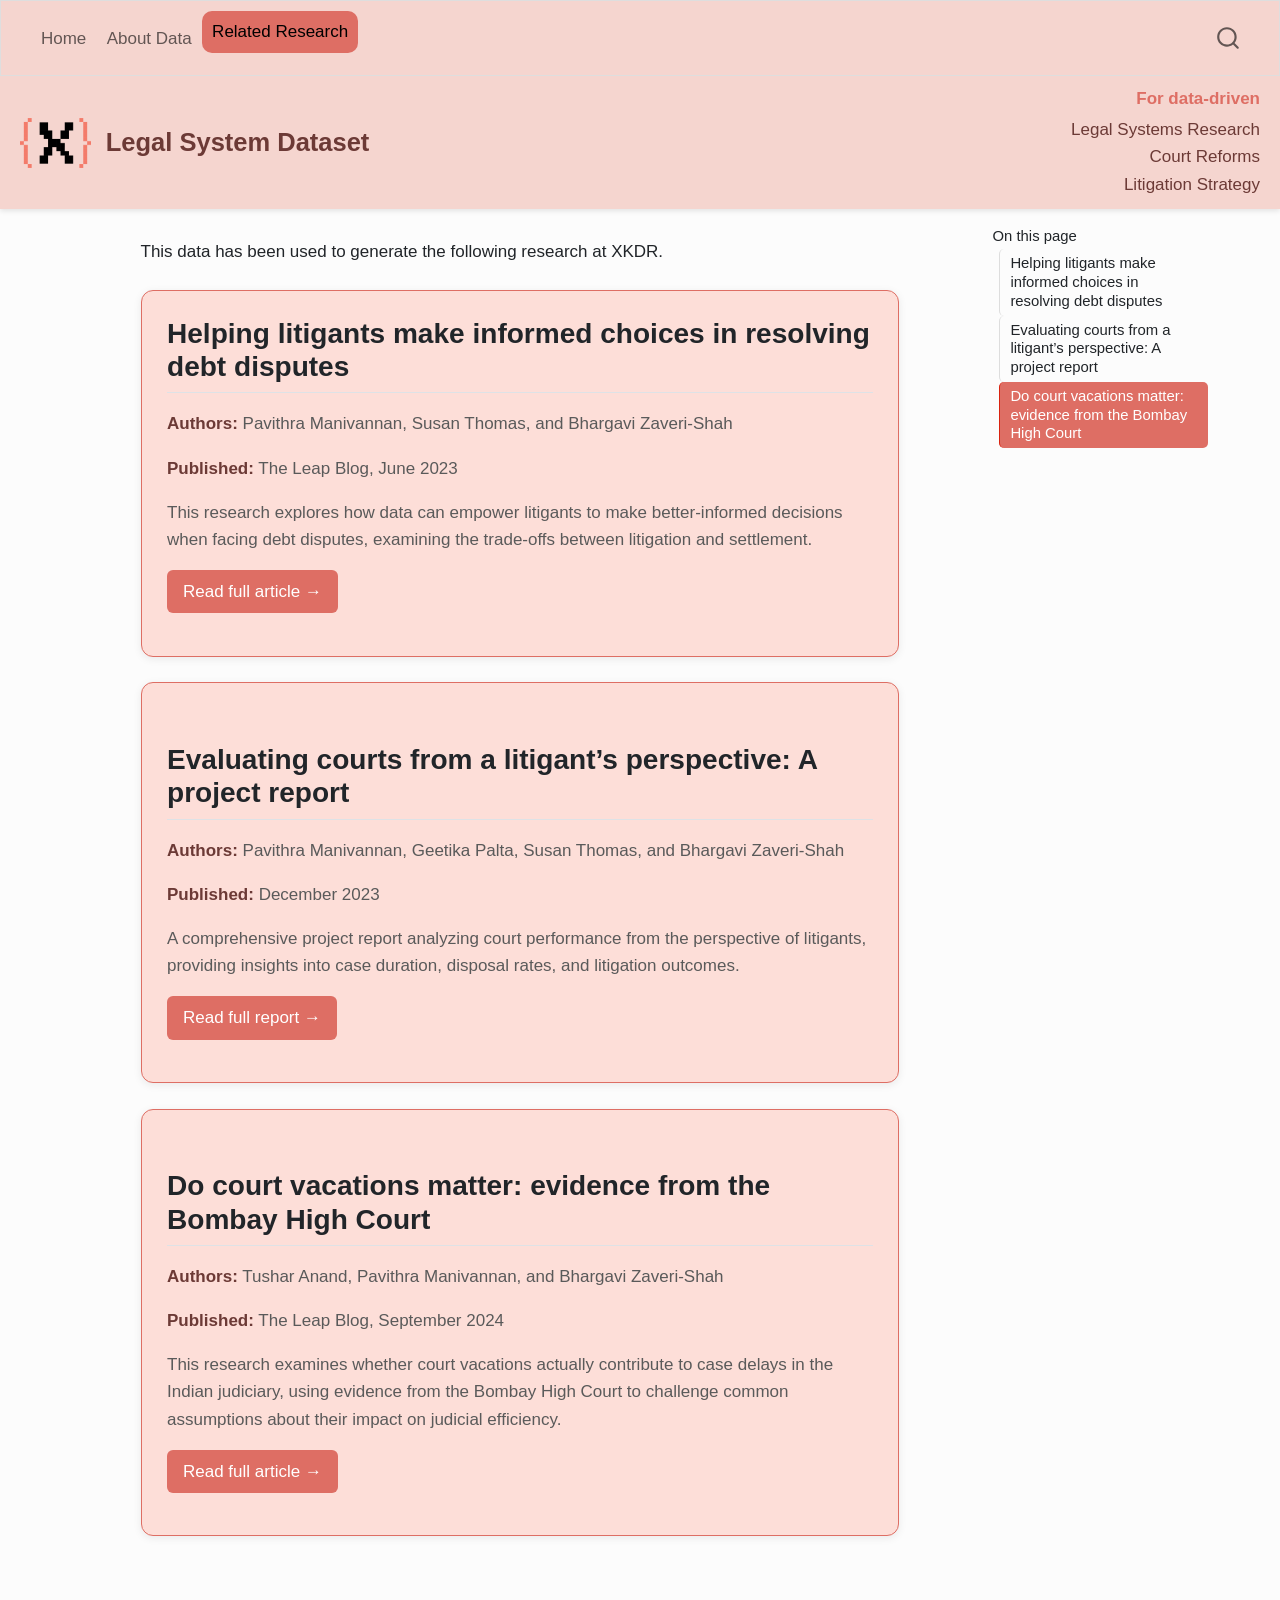
<file: docs/research.html>
<!DOCTYPE html>
<html xmlns="http://www.w3.org/1999/xhtml" lang="en" xml:lang="en"><head>

<meta charset="utf-8">
<meta name="generator" content="quarto-1.7.31">

<meta name="viewport" content="width=device-width, initial-scale=1.0, user-scalable=yes">


<title>research</title>
<style>
code{white-space: pre-wrap;}
span.smallcaps{font-variant: small-caps;}
div.columns{display: flex; gap: min(4vw, 1.5em);}
div.column{flex: auto; overflow-x: auto;}
div.hanging-indent{margin-left: 1.5em; text-indent: -1.5em;}
ul.task-list{list-style: none;}
ul.task-list li input[type="checkbox"] {
  width: 0.8em;
  margin: 0 0.8em 0.2em -1em; /* quarto-specific, see https://github.com/quarto-dev/quarto-cli/issues/4556 */ 
  vertical-align: middle;
}
</style>


<script src="site_libs/quarto-nav/quarto-nav.js"></script>
<script src="site_libs/quarto-nav/headroom.min.js"></script>
<script src="site_libs/clipboard/clipboard.min.js"></script>
<script src="site_libs/quarto-search/autocomplete.umd.js"></script>
<script src="site_libs/quarto-search/fuse.min.js"></script>
<script src="site_libs/quarto-search/quarto-search.js"></script>
<meta name="quarto:offset" content="./">
<script src="site_libs/quarto-html/quarto.js" type="module"></script>
<script src="site_libs/quarto-html/tabsets/tabsets.js" type="module"></script>
<script src="site_libs/quarto-html/popper.min.js"></script>
<script src="site_libs/quarto-html/tippy.umd.min.js"></script>
<script src="site_libs/quarto-html/anchor.min.js"></script>
<link href="site_libs/quarto-html/tippy.css" rel="stylesheet">
<link href="site_libs/quarto-html/quarto-syntax-highlighting-e1a5c8363afafaef2c763b6775fbf3ca.css" rel="stylesheet" id="quarto-text-highlighting-styles">
<script src="site_libs/bootstrap/bootstrap.min.js"></script>
<link href="site_libs/bootstrap/bootstrap-icons.css" rel="stylesheet">
<link href="site_libs/bootstrap/bootstrap-d64559d910ec87c4ee681e1e2f97436f.min.css" rel="stylesheet" append-hash="true" id="quarto-bootstrap" data-mode="light">
<script id="quarto-search-options" type="application/json">{
  "location": "navbar",
  "copy-button": false,
  "collapse-after": 3,
  "panel-placement": "end",
  "type": "overlay",
  "limit": 50,
  "keyboard-shortcut": [
    "f",
    "/",
    "s"
  ],
  "show-item-context": false,
  "language": {
    "search-no-results-text": "No results",
    "search-matching-documents-text": "matching documents",
    "search-copy-link-title": "Copy link to search",
    "search-hide-matches-text": "Hide additional matches",
    "search-more-match-text": "more match in this document",
    "search-more-matches-text": "more matches in this document",
    "search-clear-button-title": "Clear",
    "search-text-placeholder": "",
    "search-detached-cancel-button-title": "Cancel",
    "search-submit-button-title": "Submit",
    "search-label": "Search"
  }
}</script>
</head><body class="nav-fixed quarto-light"><div class="main-header">
    <div class="header-content">
        <img src="images/XKDR_Logomark_RGB_Full_Colour.png" alt="XKDR Logo" class="logo">
        <h1>Legal System Dataset</h1>
    </div>
    <div class="header-topics">
        <span>For data-driven</span>
        <ul>
            <li>Legal Systems Research</li>
            <li>Court Reforms</li>
            <li>Litigation Strategy</li>
        </ul>
    </div>
</div>



<link rel="stylesheet" href="styles.css">




<div id="quarto-search-results"></div>
  <header id="quarto-header" class="headroom fixed-top">
    <nav class="navbar navbar-expand-lg " data-bs-theme="dark">
      <div class="navbar-container container-fluid">
            <div id="quarto-search" class="" title="Search"></div>
          <button class="navbar-toggler" type="button" data-bs-toggle="collapse" data-bs-target="#navbarCollapse" aria-controls="navbarCollapse" role="menu" aria-expanded="false" aria-label="Toggle navigation" onclick="if (window.quartoToggleHeadroom) { window.quartoToggleHeadroom(); }">
  <span class="navbar-toggler-icon"></span>
</button>
          <div class="collapse navbar-collapse" id="navbarCollapse">
            <ul class="navbar-nav navbar-nav-scroll me-auto">
  <li class="nav-item">
    <a class="nav-link" href="./index.html"> 
<span class="menu-text">Home</span></a>
  </li>  
  <li class="nav-item">
    <a class="nav-link" href="./about.html"> 
<span class="menu-text">About Data</span></a>
  </li>  
  <li class="nav-item">
    <a class="nav-link active" href="./research.html" aria-current="page"> 
<span class="menu-text">Related Research</span></a>
  </li>  
</ul>
          </div> <!-- /navcollapse -->
            <div class="quarto-navbar-tools">
</div>
      </div> <!-- /container-fluid -->
    </nav>
</header>
<!-- content -->
<div id="quarto-content" class="quarto-container page-columns page-rows-contents page-layout-full page-navbar">
<!-- sidebar -->
<!-- margin-sidebar -->
    <div id="quarto-margin-sidebar" class="sidebar margin-sidebar">
        <nav id="TOC" role="doc-toc" class="toc-active">
    <h2 id="toc-title">On this page</h2>
   
  <ul>
  <li><a href="#helping-litigants-make-informed-choices-in-resolving-debt-disputes" id="toc-helping-litigants-make-informed-choices-in-resolving-debt-disputes" class="nav-link active" data-scroll-target="#helping-litigants-make-informed-choices-in-resolving-debt-disputes">Helping litigants make informed choices in resolving debt disputes</a></li>
  <li><a href="#evaluating-courts-from-a-litigants-perspective-a-project-report" id="toc-evaluating-courts-from-a-litigants-perspective-a-project-report" class="nav-link" data-scroll-target="#evaluating-courts-from-a-litigants-perspective-a-project-report">Evaluating courts from a litigant’s perspective: A project report</a></li>
  <li><a href="#do-court-vacations-matter-evidence-from-the-bombay-high-court" id="toc-do-court-vacations-matter-evidence-from-the-bombay-high-court" class="nav-link" data-scroll-target="#do-court-vacations-matter-evidence-from-the-bombay-high-court">Do court vacations matter: evidence from the Bombay High Court</a></li>
  </ul>
</nav>
    </div>
<!-- main -->
<main class="content column-page-left" id="quarto-document-content"><header id="title-block-header" class="quarto-title-block"></header>




<p>This data has been used to generate the following research at XKDR.</p>
<section id="helping-litigants-make-informed-choices-in-resolving-debt-disputes" class="level2 research-card">
<h2 class="anchored" data-anchor-id="helping-litigants-make-informed-choices-in-resolving-debt-disputes">Helping litigants make informed choices in resolving debt disputes</h2>
<p><strong>Authors:</strong> Pavithra Manivannan, Susan Thomas, and Bhargavi Zaveri-Shah</p>
<p><strong>Published:</strong> The Leap Blog, June 2023</p>
<p>This research explores how data can empower litigants to make better-informed decisions when facing debt disputes, examining the trade-offs between litigation and settlement.</p>
<p><a href="https://blog.theleapjournal.org/2023/06/helping-litigants-make-informed-choices.html#gsc.tab=0">Read full article →</a></p>
</section>
<section id="evaluating-courts-from-a-litigants-perspective-a-project-report" class="level2 research-card">
<h2 class="anchored" data-anchor-id="evaluating-courts-from-a-litigants-perspective-a-project-report">Evaluating courts from a litigant’s perspective: A project report</h2>
<p><strong>Authors:</strong> Pavithra Manivannan, Geetika Palta, Susan Thomas, and Bhargavi Zaveri-Shah</p>
<p><strong>Published:</strong> December 2023</p>
<p>A comprehensive project report analyzing court performance from the perspective of litigants, providing insights into case duration, disposal rates, and litigation outcomes.</p>
<p><a href="https://www.xkdr.org/paper/evaluating-courts-from-a-litigants-perspective-a-project-report">Read full report →</a></p>
</section>
<section id="do-court-vacations-matter-evidence-from-the-bombay-high-court" class="level2 research-card">
<h2 class="anchored" data-anchor-id="do-court-vacations-matter-evidence-from-the-bombay-high-court">Do court vacations matter: evidence from the Bombay High Court</h2>
<p><strong>Authors:</strong> Tushar Anand, Pavithra Manivannan, and Bhargavi Zaveri-Shah</p>
<p><strong>Published:</strong> The Leap Blog, September 2024</p>
<p>This research examines whether court vacations actually contribute to case delays in the Indian judiciary, using evidence from the Bombay High Court to challenge common assumptions about their impact on judicial efficiency.</p>
<p><a href="https://blog.theleapjournal.org/2024/09/do-court-vacations-matter-evidence-from.html#gsc.tab=0">Read full article →</a></p>
</section>



</main> <!-- /main -->
<script id="quarto-html-after-body" type="application/javascript">
  window.document.addEventListener("DOMContentLoaded", function (event) {
    const icon = "";
    const anchorJS = new window.AnchorJS();
    anchorJS.options = {
      placement: 'right',
      icon: icon
    };
    anchorJS.add('.anchored');
    const isCodeAnnotation = (el) => {
      for (const clz of el.classList) {
        if (clz.startsWith('code-annotation-')) {                     
          return true;
        }
      }
      return false;
    }
    const onCopySuccess = function(e) {
      // button target
      const button = e.trigger;
      // don't keep focus
      button.blur();
      // flash "checked"
      button.classList.add('code-copy-button-checked');
      var currentTitle = button.getAttribute("title");
      button.setAttribute("title", "Copied!");
      let tooltip;
      if (window.bootstrap) {
        button.setAttribute("data-bs-toggle", "tooltip");
        button.setAttribute("data-bs-placement", "left");
        button.setAttribute("data-bs-title", "Copied!");
        tooltip = new bootstrap.Tooltip(button, 
          { trigger: "manual", 
            customClass: "code-copy-button-tooltip",
            offset: [0, -8]});
        tooltip.show();    
      }
      setTimeout(function() {
        if (tooltip) {
          tooltip.hide();
          button.removeAttribute("data-bs-title");
          button.removeAttribute("data-bs-toggle");
          button.removeAttribute("data-bs-placement");
        }
        button.setAttribute("title", currentTitle);
        button.classList.remove('code-copy-button-checked');
      }, 1000);
      // clear code selection
      e.clearSelection();
    }
    const getTextToCopy = function(trigger) {
        const codeEl = trigger.previousElementSibling.cloneNode(true);
        for (const childEl of codeEl.children) {
          if (isCodeAnnotation(childEl)) {
            childEl.remove();
          }
        }
        return codeEl.innerText;
    }
    const clipboard = new window.ClipboardJS('.code-copy-button:not([data-in-quarto-modal])', {
      text: getTextToCopy
    });
    clipboard.on('success', onCopySuccess);
    if (window.document.getElementById('quarto-embedded-source-code-modal')) {
      const clipboardModal = new window.ClipboardJS('.code-copy-button[data-in-quarto-modal]', {
        text: getTextToCopy,
        container: window.document.getElementById('quarto-embedded-source-code-modal')
      });
      clipboardModal.on('success', onCopySuccess);
    }
      var localhostRegex = new RegExp(/^(?:http|https):\/\/localhost\:?[0-9]*\//);
      var mailtoRegex = new RegExp(/^mailto:/);
        var filterRegex = new RegExp('/' + window.location.host + '/');
      var isInternal = (href) => {
          return filterRegex.test(href) || localhostRegex.test(href) || mailtoRegex.test(href);
      }
      // Inspect non-navigation links and adorn them if external
     var links = window.document.querySelectorAll('a[href]:not(.nav-link):not(.navbar-brand):not(.toc-action):not(.sidebar-link):not(.sidebar-item-toggle):not(.pagination-link):not(.no-external):not([aria-hidden]):not(.dropdown-item):not(.quarto-navigation-tool):not(.about-link)');
      for (var i=0; i<links.length; i++) {
        const link = links[i];
        if (!isInternal(link.href)) {
          // undo the damage that might have been done by quarto-nav.js in the case of
          // links that we want to consider external
          if (link.dataset.originalHref !== undefined) {
            link.href = link.dataset.originalHref;
          }
        }
      }
    function tippyHover(el, contentFn, onTriggerFn, onUntriggerFn) {
      const config = {
        allowHTML: true,
        maxWidth: 500,
        delay: 100,
        arrow: false,
        appendTo: function(el) {
            return el.parentElement;
        },
        interactive: true,
        interactiveBorder: 10,
        theme: 'quarto',
        placement: 'bottom-start',
      };
      if (contentFn) {
        config.content = contentFn;
      }
      if (onTriggerFn) {
        config.onTrigger = onTriggerFn;
      }
      if (onUntriggerFn) {
        config.onUntrigger = onUntriggerFn;
      }
      window.tippy(el, config); 
    }
    const noterefs = window.document.querySelectorAll('a[role="doc-noteref"]');
    for (var i=0; i<noterefs.length; i++) {
      const ref = noterefs[i];
      tippyHover(ref, function() {
        // use id or data attribute instead here
        let href = ref.getAttribute('data-footnote-href') || ref.getAttribute('href');
        try { href = new URL(href).hash; } catch {}
        const id = href.replace(/^#\/?/, "");
        const note = window.document.getElementById(id);
        if (note) {
          return note.innerHTML;
        } else {
          return "";
        }
      });
    }
    const xrefs = window.document.querySelectorAll('a.quarto-xref');
    const processXRef = (id, note) => {
      // Strip column container classes
      const stripColumnClz = (el) => {
        el.classList.remove("page-full", "page-columns");
        if (el.children) {
          for (const child of el.children) {
            stripColumnClz(child);
          }
        }
      }
      stripColumnClz(note)
      if (id === null || id.startsWith('sec-')) {
        // Special case sections, only their first couple elements
        const container = document.createElement("div");
        if (note.children && note.children.length > 2) {
          container.appendChild(note.children[0].cloneNode(true));
          for (let i = 1; i < note.children.length; i++) {
            const child = note.children[i];
            if (child.tagName === "P" && child.innerText === "") {
              continue;
            } else {
              container.appendChild(child.cloneNode(true));
              break;
            }
          }
          if (window.Quarto?.typesetMath) {
            window.Quarto.typesetMath(container);
          }
          return container.innerHTML
        } else {
          if (window.Quarto?.typesetMath) {
            window.Quarto.typesetMath(note);
          }
          return note.innerHTML;
        }
      } else {
        // Remove any anchor links if they are present
        const anchorLink = note.querySelector('a.anchorjs-link');
        if (anchorLink) {
          anchorLink.remove();
        }
        if (window.Quarto?.typesetMath) {
          window.Quarto.typesetMath(note);
        }
        if (note.classList.contains("callout")) {
          return note.outerHTML;
        } else {
          return note.innerHTML;
        }
      }
    }
    for (var i=0; i<xrefs.length; i++) {
      const xref = xrefs[i];
      tippyHover(xref, undefined, function(instance) {
        instance.disable();
        let url = xref.getAttribute('href');
        let hash = undefined; 
        if (url.startsWith('#')) {
          hash = url;
        } else {
          try { hash = new URL(url).hash; } catch {}
        }
        if (hash) {
          const id = hash.replace(/^#\/?/, "");
          const note = window.document.getElementById(id);
          if (note !== null) {
            try {
              const html = processXRef(id, note.cloneNode(true));
              instance.setContent(html);
            } finally {
              instance.enable();
              instance.show();
            }
          } else {
            // See if we can fetch this
            fetch(url.split('#')[0])
            .then(res => res.text())
            .then(html => {
              const parser = new DOMParser();
              const htmlDoc = parser.parseFromString(html, "text/html");
              const note = htmlDoc.getElementById(id);
              if (note !== null) {
                const html = processXRef(id, note);
                instance.setContent(html);
              } 
            }).finally(() => {
              instance.enable();
              instance.show();
            });
          }
        } else {
          // See if we can fetch a full url (with no hash to target)
          // This is a special case and we should probably do some content thinning / targeting
          fetch(url)
          .then(res => res.text())
          .then(html => {
            const parser = new DOMParser();
            const htmlDoc = parser.parseFromString(html, "text/html");
            const note = htmlDoc.querySelector('main.content');
            if (note !== null) {
              // This should only happen for chapter cross references
              // (since there is no id in the URL)
              // remove the first header
              if (note.children.length > 0 && note.children[0].tagName === "HEADER") {
                note.children[0].remove();
              }
              const html = processXRef(null, note);
              instance.setContent(html);
            } 
          }).finally(() => {
            instance.enable();
            instance.show();
          });
        }
      }, function(instance) {
      });
    }
        let selectedAnnoteEl;
        const selectorForAnnotation = ( cell, annotation) => {
          let cellAttr = 'data-code-cell="' + cell + '"';
          let lineAttr = 'data-code-annotation="' +  annotation + '"';
          const selector = 'span[' + cellAttr + '][' + lineAttr + ']';
          return selector;
        }
        const selectCodeLines = (annoteEl) => {
          const doc = window.document;
          const targetCell = annoteEl.getAttribute("data-target-cell");
          const targetAnnotation = annoteEl.getAttribute("data-target-annotation");
          const annoteSpan = window.document.querySelector(selectorForAnnotation(targetCell, targetAnnotation));
          const lines = annoteSpan.getAttribute("data-code-lines").split(",");
          const lineIds = lines.map((line) => {
            return targetCell + "-" + line;
          })
          let top = null;
          let height = null;
          let parent = null;
          if (lineIds.length > 0) {
              //compute the position of the single el (top and bottom and make a div)
              const el = window.document.getElementById(lineIds[0]);
              top = el.offsetTop;
              height = el.offsetHeight;
              parent = el.parentElement.parentElement;
            if (lineIds.length > 1) {
              const lastEl = window.document.getElementById(lineIds[lineIds.length - 1]);
              const bottom = lastEl.offsetTop + lastEl.offsetHeight;
              height = bottom - top;
            }
            if (top !== null && height !== null && parent !== null) {
              // cook up a div (if necessary) and position it 
              let div = window.document.getElementById("code-annotation-line-highlight");
              if (div === null) {
                div = window.document.createElement("div");
                div.setAttribute("id", "code-annotation-line-highlight");
                div.style.position = 'absolute';
                parent.appendChild(div);
              }
              div.style.top = top - 2 + "px";
              div.style.height = height + 4 + "px";
              div.style.left = 0;
              let gutterDiv = window.document.getElementById("code-annotation-line-highlight-gutter");
              if (gutterDiv === null) {
                gutterDiv = window.document.createElement("div");
                gutterDiv.setAttribute("id", "code-annotation-line-highlight-gutter");
                gutterDiv.style.position = 'absolute';
                const codeCell = window.document.getElementById(targetCell);
                const gutter = codeCell.querySelector('.code-annotation-gutter');
                gutter.appendChild(gutterDiv);
              }
              gutterDiv.style.top = top - 2 + "px";
              gutterDiv.style.height = height + 4 + "px";
            }
            selectedAnnoteEl = annoteEl;
          }
        };
        const unselectCodeLines = () => {
          const elementsIds = ["code-annotation-line-highlight", "code-annotation-line-highlight-gutter"];
          elementsIds.forEach((elId) => {
            const div = window.document.getElementById(elId);
            if (div) {
              div.remove();
            }
          });
          selectedAnnoteEl = undefined;
        };
          // Handle positioning of the toggle
      window.addEventListener(
        "resize",
        throttle(() => {
          elRect = undefined;
          if (selectedAnnoteEl) {
            selectCodeLines(selectedAnnoteEl);
          }
        }, 10)
      );
      function throttle(fn, ms) {
      let throttle = false;
      let timer;
        return (...args) => {
          if(!throttle) { // first call gets through
              fn.apply(this, args);
              throttle = true;
          } else { // all the others get throttled
              if(timer) clearTimeout(timer); // cancel #2
              timer = setTimeout(() => {
                fn.apply(this, args);
                timer = throttle = false;
              }, ms);
          }
        };
      }
        // Attach click handler to the DT
        const annoteDls = window.document.querySelectorAll('dt[data-target-cell]');
        for (const annoteDlNode of annoteDls) {
          annoteDlNode.addEventListener('click', (event) => {
            const clickedEl = event.target;
            if (clickedEl !== selectedAnnoteEl) {
              unselectCodeLines();
              const activeEl = window.document.querySelector('dt[data-target-cell].code-annotation-active');
              if (activeEl) {
                activeEl.classList.remove('code-annotation-active');
              }
              selectCodeLines(clickedEl);
              clickedEl.classList.add('code-annotation-active');
            } else {
              // Unselect the line
              unselectCodeLines();
              clickedEl.classList.remove('code-annotation-active');
            }
          });
        }
    const findCites = (el) => {
      const parentEl = el.parentElement;
      if (parentEl) {
        const cites = parentEl.dataset.cites;
        if (cites) {
          return {
            el,
            cites: cites.split(' ')
          };
        } else {
          return findCites(el.parentElement)
        }
      } else {
        return undefined;
      }
    };
    var bibliorefs = window.document.querySelectorAll('a[role="doc-biblioref"]');
    for (var i=0; i<bibliorefs.length; i++) {
      const ref = bibliorefs[i];
      const citeInfo = findCites(ref);
      if (citeInfo) {
        tippyHover(citeInfo.el, function() {
          var popup = window.document.createElement('div');
          citeInfo.cites.forEach(function(cite) {
            var citeDiv = window.document.createElement('div');
            citeDiv.classList.add('hanging-indent');
            citeDiv.classList.add('csl-entry');
            var biblioDiv = window.document.getElementById('ref-' + cite);
            if (biblioDiv) {
              citeDiv.innerHTML = biblioDiv.innerHTML;
            }
            popup.appendChild(citeDiv);
          });
          return popup.innerHTML;
        });
      }
    }
  });
  </script>
</div> <!-- /content -->




</body></html>
</file>
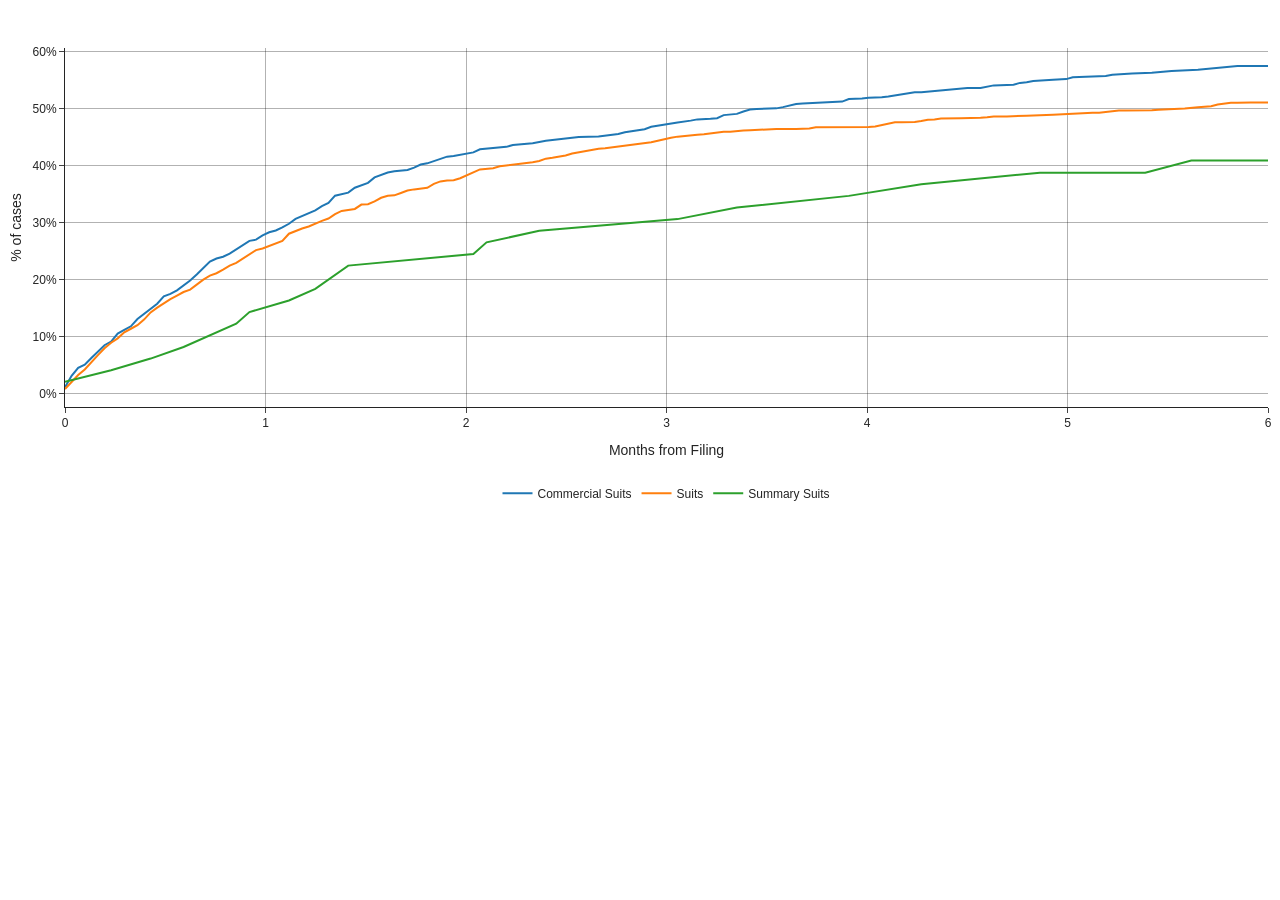
<file: images/bhc_time_to_first_hearing.html>
<html>
<head><meta charset="utf-8" /></head>
<body>
    <div>                        <script type="text/javascript">window.PlotlyConfig = {MathJaxConfig: 'local'};</script>
        <script charset="utf-8" src="https://cdn.plot.ly/plotly-2.32.0.min.js"></script>                <div id="cd1352ce-ded5-4cb6-896a-acf1907c7aa6" class="plotly-graph-div" style="height:500px; width:100%;"></div>            <script type="text/javascript">                                    window.PLOTLYENV=window.PLOTLYENV || {};                                    if (document.getElementById("cd1352ce-ded5-4cb6-896a-acf1907c7aa6")) {                    Plotly.newPlot(                        "cd1352ce-ded5-4cb6-896a-acf1907c7aa6",                        [{"hovertemplate":"\u003cb\u003eCommercial Suits\u003c\u002fb\u003e\u003cbr\u003eMonths: %{x:.1f}\u003cbr\u003e% of cases that got a first hearing: %{y:.2%}\u003cextra\u003e\u003c\u002fextra\u003e","line":{"width":2},"mode":"lines","name":"Commercial Suits","showlegend":true,"x":[0.0,0.0328515111695138,0.0657030223390276,0.09855453350854139,0.1314060446780552,0.164257555847569,0.19710906701708278,0.22996057818659657,0.2628120893561104,0.2956636005256242,0.328515111695138,0.36136662286465177,0.39421813403416556,0.42706964520367935,0.45992115637319314,0.49277266754270693,0.5256241787122208,0.5584756898817346,0.5913272010512484,0.6241787122207622,0.657030223390276,0.6898817345597897,0.7227332457293035,0.7555847568988173,0.7884362680683311,0.8212877792378449,0.8541392904073587,0.8869908015768725,0.9198423127463863,0.9526938239159001,0.9855453350854139,1.0183968462549278,1.0512483574244416,1.0840998685939554,1.1169513797634691,1.149802890932983,1.1826544021024967,1.2155059132720105,1.2483574244415243,1.281208935611038,1.314060446780552,1.3469119579500657,1.3797634691195795,1.4126149802890933,1.445466491458607,1.4783180026281209,1.5111695137976346,1.5440210249671484,1.5768725361366622,1.609724047306176,1.6425755584756898,1.7082785808147174,1.7411300919842312,1.773981603153745,1.8068331143232588,1.8396846254927726,1.8725361366622864,1.9053876478318001,1.938239159001314,1.9710906701708277,2.0039421813403417,2.0367936925098555,2.0696452036793693,2.102496714848883,2.135348226018397,2.2010512483574245,2.2339027595269383,2.266754270696452,2.3324572930354797,2.3981603153745072,2.431011826544021,2.4967148488830486,2.5295663600525624,2.562417871222076,2.6609724047306176,2.726675427069645,2.759526938239159,2.7923784494086727,2.8580814717477003,2.890932982917214,2.923784494086728,2.9566360052562417,2.9894875164257555,3.0223390275952693,3.055190538764783,3.1208935611038107,3.1537450722733245,3.219448094612352,3.252299605781866,3.2851511169513796,3.350854139290407,3.383705650459921,3.416557161629435,3.4494086727989486,3.54796320630749,3.5808147174770038,3.6136662286465175,3.6465177398160313,3.679369250985545,3.7779237844940865,3.8107752956636003,3.843626806833114,3.876478318002628,3.9093298291721417,3.9421813403416555,3.9750328515111693,4.0078843626806835,4.040735873850197,4.073587385019711,4.106438896189225,4.139290407358739,4.204993429697766,4.23784494086728,4.270696452036794,4.303547963206308,4.336399474375821,4.402102496714849,4.467805519053877,4.50065703022339,4.566360052562418,4.6320630749014455,4.730617608409987,4.763469119579501,4.7963206307490145,4.829172141918528,4.92772667542707,4.993429697766097,5.026281208935611,5.19053876478318,5.223390275952694,5.256241787122208,5.321944809461235,5.4204993429697765,5.45335085413929,5.519053876478318,5.650459921156373,5.683311432325887,5.716162943495401,5.7490144546649145,5.781865965834428,5.814717477003942,5.847568988173456,6.0],"y":[0.01071811361200481,0.031082529474812937,0.045016077170418445,0.05037513397642013,0.06216505894962532,0.07288317256162968,0.08467309753483365,0.0911039657020365,0.10503751339764245,0.11146838156484451,0.11789924973204724,0.13076098606645215,0.13933547695605586,0.14790996784565913,0.1575562700964631,0.17041800643086802,0.17470525187567032,0.18113612004287238,0.18971061093247565,0.19828510182207915,0.20900321543408373,0.22079314040728848,0.23151125401929284,0.23687031082529475,0.24008574490889611,0.24544480171489846,0.25294748124330113,0.25937834941050364,0.26795284030010724,0.27009646302250834,0.2775991425509111,0.282958199356913,0.2861736334405144,0.29153269024651696,0.29796355841371946,0.3065380493033224,0.31189710610932486,0.3172561629153271,0.32154340836012896,0.32904608788853185,0.33440514469453386,0.3472668810289389,0.35048231511254047,0.352625937834941,0.3612004287245444,0.36548767416934635,0.369774919614148,0.37942122186495164,0.3837084673097534,0.38799571275455513,0.3901393354769561,0.3922829581993572,0.3965702036441586,0.401929260450161,0.40407288317256174,0.4083601286173636,0.41157556270096474,0.4158628081457665,0.4169346195069671,0.4190782422293675,0.42229367631296877,0.42336548767416937,0.4287245444801717,0.4297963558413719,0.43086816720257237,0.43301178992497324,0.4362272240085744,0.4372990353697751,0.43944265809217564,0.4437299035369777,0.4448017148981781,0.44694533762057886,0.4490889603429795,0.45016077170418023,0.4512325830653806,0.4533762057877816,0.45551982851018225,0.4587352625937834,0.461950696677385,0.46409431939978585,0.46838156484458726,0.47052518756698813,0.47266881028938923,0.4748124330117902,0.47588643621626503,0.4791084458296897,0.4812564522386398,0.4823304554431145,0.4834044586475893,0.4887744746699634,0.4909224810789131,0.4952184938968127,0.498461201644799,0.49954210422746115,0.5006230068101234,0.5027895013575847,0.5060392431787769,0.5082104992527161,0.5092961272896859,0.5103817553266556,0.5114673833636254,0.5114673833636254,0.5125554292804104,0.5169076129475496,0.5169076129475496,0.5179981149499254,0.519088616952301,0.519088616952301,0.5201815973683183,0.5212745777843357,0.5234605386163709,0.5278324602804406,0.5289254406964585,0.5289254406964585,0.5300209629273969,0.5322120073892737,0.5344030518511506,0.5354985740820892,0.5365940963130278,0.5365940963130278,0.5409865693337575,0.54208468758894,0.5453790423544873,0.5464771606096694,0.5486787277911758,0.5508802949726825,0.5519810785634358,0.5552834293356952,0.5574849965172017,0.5596865636987083,0.5607873472894613,0.5618881308802147,0.5629889144709678,0.5640896980617212,0.5662912652432276,0.5684928324247343,0.5695936160154873,0.5706943996062406,0.571795183196994,0.5728959667877469,0.574002453920421,0.5751089410530954,0.5751089410530954],"type":"scatter"},{"hovertemplate":"\u003cb\u003eSuits\u003c\u002fb\u003e\u003cbr\u003eMonths: %{x:.1f}\u003cbr\u003e% of cases that got a first hearing: %{y:.2%}\u003cextra\u003e\u003c\u002fextra\u003e","line":{"width":2},"mode":"lines","name":"Suits","showlegend":true,"x":[0.0,0.0328515111695138,0.0657030223390276,0.09855453350854139,0.1314060446780552,0.164257555847569,0.19710906701708278,0.22996057818659657,0.2628120893561104,0.2956636005256242,0.328515111695138,0.36136662286465177,0.39421813403416556,0.42706964520367935,0.45992115637319314,0.49277266754270693,0.5256241787122208,0.5584756898817346,0.5913272010512484,0.6241787122207622,0.657030223390276,0.6898817345597897,0.7227332457293035,0.7555847568988173,0.7884362680683311,0.8212877792378449,0.8541392904073587,0.8869908015768725,0.9198423127463863,0.9526938239159001,0.9855453350854139,1.0183968462549278,1.0512483574244416,1.0840998685939554,1.1169513797634691,1.149802890932983,1.1826544021024967,1.2155059132720105,1.2483574244415243,1.281208935611038,1.314060446780552,1.3469119579500657,1.3797634691195795,1.4126149802890933,1.445466491458607,1.4783180026281209,1.5111695137976346,1.5440210249671484,1.5768725361366622,1.609724047306176,1.6425755584756898,1.6754270696452036,1.7082785808147174,1.7411300919842312,1.773981603153745,1.8068331143232588,1.8396846254927726,1.8725361366622864,1.9053876478318001,1.938239159001314,1.9710906701708277,2.0039421813403417,2.0367936925098555,2.0696452036793693,2.135348226018397,2.1681997371879107,2.2010512483574245,2.2339027595269383,2.299605781865966,2.3324572930354797,2.3653088042049935,2.3981603153745072,2.431011826544021,2.463863337713535,2.4967148488830486,2.5295663600525624,2.562417871222076,2.628120893561104,2.6609724047306176,2.6938239159001314,2.726675427069645,2.759526938239159,2.7923784494086727,2.8252299605781865,2.8580814717477003,2.890932982917214,2.923784494086728,2.9566360052562417,2.9894875164257555,3.0223390275952693,3.055190538764783,3.088042049934297,3.1208935611038107,3.1537450722733245,3.1865965834428382,3.219448094612352,3.252299605781866,3.2851511169513796,3.3180026281208934,3.350854139290407,3.383705650459921,3.416557161629435,3.4494086727989486,3.4822601839684624,3.515111695137976,3.54796320630749,3.6465177398160313,3.679369250985545,3.712220762155059,3.7450722733245727,3.7779237844940865,3.8107752956636003,3.9421813403416555,3.9750328515111693,4.0078843626806835,4.040735873850197,4.073587385019711,4.106438896189225,4.139290407358739,4.1721419185282524,4.204993429697766,4.23784494086728,4.270696452036794,4.303547963206308,4.336399474375821,4.369250985545335,4.467805519053877,4.50065703022339,4.566360052562418,4.599211563731932,4.6320630749014455,4.697766097240473,4.730617608409987,4.7963206307490145,4.92772667542707,4.9605781865965834,4.993429697766097,5.059132720105125,5.124835742444152,5.157687253613666,5.223390275952694,5.256241787122208,5.289093298291721,5.354796320630749,5.387647831800263,5.4204993429697765,5.45335085413929,5.519053876478318,5.551905387647832,5.5847568988173455,5.650459921156373,5.683311432325887,5.716162943495401,5.7490144546649145,5.781865965834428,5.814717477003942,5.847568988173456,5.88042049934297,5.913272010512483,6.0],"y":[0.007713884992987308,0.01963534361851338,0.03225806451612945,0.04207573632538564,0.05539971949509159,0.067321178120617,0.07924263674614329,0.0890603085553997,0.09677419354838679,0.10729312762973331,0.11360448807854118,0.1199158485273496,0.129733520336606,0.14235624123422164,0.15077138849929916,0.15848527349228614,0.16549789621318423,0.17180925666199176,0.17812061711079985,0.18232819074333817,0.19144460028050503,0.199859747545582,0.20687237026647942,0.21107994389901819,0.21739130434782616,0.22440392706872359,0.22931276297335224,0.23702664796633965,0.24474053295932685,0.2517531556802244,0.2545582047685836,0.258765778401122,0.2622720897615707,0.26788218793828933,0.28050490883590473,0.28541374474053294,0.2896213183730717,0.29312762973352025,0.29873772791023867,0.3029453015427769,0.3071528751753153,0.3148667601683033,0.32047685834502093,0.3225806451612906,0.3239831697054699,0.33169705469845745,0.33239831697054734,0.3373071528751752,0.3436185133239835,0.34712482468443195,0.34782608695652206,0.3520336605890605,0.3562412342215988,0.35834502103786847,0.359747545582048,0.36115007012622735,0.368162692847125,0.3723702664796634,0.3737727910238432,0.37447405329593253,0.37798036465638174,0.38288920056101006,0.3870967741935485,0.3934081346423566,0.3955119214586258,0.3990182328190742,0.4004207573632541,0.4018232819074333,0.40392706872370243,0.40603085553997176,0.4081346423562411,0.41234221598877996,0.4137447405329593,0.4158485273492284,0.41795231416549816,0.4214586255259468,0.42356241234221625,0.4270687237026647,0.4298737727910241,0.4305750350631137,0.43197755960729334,0.43408134642356233,0.4354838709677419,0.43688639551192154,0.43828892005610076,0.43969495530001534,0.44110275691986434,0.4439183601595629,0.4467339633992613,0.4488483558958245,0.4509627483923879,0.4523723433900968,0.45378193838780545,0.45448673588666,0.4551915333855143,0.45660478492018186,0.458023571382531,0.45944421732910357,0.45944421732910357,0.46086673254665855,0.4615789297295556,0.4622911269124532,0.46300426865394884,0.4637202629624103,0.4644372144825142,0.4644372144825142,0.4644372144825142,0.4651570569361665,0.4651570569361665,0.46733121524130417,0.46733121524130417,0.4680579120827212,0.4680579120827212,0.4680579120827212,0.4680579120827212,0.4687875994461195,0.4709766615363141,0.4738994424118037,0.4760915280684215,0.4760915280684215,0.4760915280684215,0.4768263225592091,0.4782959115407842,0.48050029501314706,0.4812350895039349,0.48270467848551024,0.48343947297629764,0.48343947297629764,0.4841774165863314,0.4849153601963653,0.4863912474164328,0.4863912474164328,0.48713025281583344,0.4878713940689894,0.48935367657530215,0.49009481782845854,0.4908359590816149,0.49231824158792725,0.49306046638092726,0.49306046638092726,0.4960337187775202,0.49677703187666833,0.49677703187666833,0.49677703187666833,0.49677703187666833,0.49752811093356863,0.4982803143603147,0.4990325177870606,0.4997847212138068,0.500538057477039,0.5027980662667356,0.5035525456805948,0.5043070250944544,0.5073249427498913,0.50883390157761,0.5103428604053282,0.5103428604053282,0.5110985041392703,0.5110985041392703,0.5110985041392703],"type":"scatter"},{"hovertemplate":"\u003cb\u003eSummary Suits\u003c\u002fb\u003e\u003cbr\u003eMonths: %{x:.1f}\u003cbr\u003e% of cases that got a first hearing: %{y:.2%}\u003cextra\u003e\u003c\u002fextra\u003e","line":{"width":2},"mode":"lines","name":"Summary Suits","showlegend":true,"x":[0.0,0.22996057818659657,0.42706964520367935,0.5913272010512484,0.8541392904073587,0.9198423127463863,1.1169513797634691,1.2483574244415243,1.4126149802890933,2.0367936925098555,2.102496714848883,2.3653088042049935,3.055190538764783,3.350854139290407,3.9093298291721417,4.270696452036794,4.862023653088042,5.387647831800263,5.617608409986859,6.0],"y":[0.020408163265305812,0.04081632653061229,0.06122448979591821,0.08163265306122447,0.12244897959183665,0.14285714285714268,0.16326530612244872,0.18367346938775497,0.22448979591836726,0.2448979591836734,0.26530612244897955,0.2857142857142857,0.3061224489795916,0.3265306122448979,0.346938775510204,0.36734693877551006,0.3877551020408162,0.3877551020408162,0.4088669950738917,0.4088669950738917],"type":"scatter"}],                        {"template":{"data":{"barpolar":[{"marker":{"line":{"color":"white","width":0.5},"pattern":{"fillmode":"overlay","size":10,"solidity":0.2}},"type":"barpolar"}],"bar":[{"error_x":{"color":"rgb(36,36,36)"},"error_y":{"color":"rgb(36,36,36)"},"marker":{"line":{"color":"white","width":0.5},"pattern":{"fillmode":"overlay","size":10,"solidity":0.2}},"type":"bar"}],"carpet":[{"aaxis":{"endlinecolor":"rgb(36,36,36)","gridcolor":"white","linecolor":"white","minorgridcolor":"white","startlinecolor":"rgb(36,36,36)"},"baxis":{"endlinecolor":"rgb(36,36,36)","gridcolor":"white","linecolor":"white","minorgridcolor":"white","startlinecolor":"rgb(36,36,36)"},"type":"carpet"}],"choropleth":[{"colorbar":{"outlinewidth":1,"tickcolor":"rgb(36,36,36)","ticks":"outside"},"type":"choropleth"}],"contourcarpet":[{"colorbar":{"outlinewidth":1,"tickcolor":"rgb(36,36,36)","ticks":"outside"},"type":"contourcarpet"}],"contour":[{"colorbar":{"outlinewidth":1,"tickcolor":"rgb(36,36,36)","ticks":"outside"},"colorscale":[[0.0,"#440154"],[0.1111111111111111,"#482878"],[0.2222222222222222,"#3e4989"],[0.3333333333333333,"#31688e"],[0.4444444444444444,"#26828e"],[0.5555555555555556,"#1f9e89"],[0.6666666666666666,"#35b779"],[0.7777777777777778,"#6ece58"],[0.8888888888888888,"#b5de2b"],[1.0,"#fde725"]],"type":"contour"}],"heatmapgl":[{"colorbar":{"outlinewidth":1,"tickcolor":"rgb(36,36,36)","ticks":"outside"},"colorscale":[[0.0,"#440154"],[0.1111111111111111,"#482878"],[0.2222222222222222,"#3e4989"],[0.3333333333333333,"#31688e"],[0.4444444444444444,"#26828e"],[0.5555555555555556,"#1f9e89"],[0.6666666666666666,"#35b779"],[0.7777777777777778,"#6ece58"],[0.8888888888888888,"#b5de2b"],[1.0,"#fde725"]],"type":"heatmapgl"}],"heatmap":[{"colorbar":{"outlinewidth":1,"tickcolor":"rgb(36,36,36)","ticks":"outside"},"colorscale":[[0.0,"#440154"],[0.1111111111111111,"#482878"],[0.2222222222222222,"#3e4989"],[0.3333333333333333,"#31688e"],[0.4444444444444444,"#26828e"],[0.5555555555555556,"#1f9e89"],[0.6666666666666666,"#35b779"],[0.7777777777777778,"#6ece58"],[0.8888888888888888,"#b5de2b"],[1.0,"#fde725"]],"type":"heatmap"}],"histogram2dcontour":[{"colorbar":{"outlinewidth":1,"tickcolor":"rgb(36,36,36)","ticks":"outside"},"colorscale":[[0.0,"#440154"],[0.1111111111111111,"#482878"],[0.2222222222222222,"#3e4989"],[0.3333333333333333,"#31688e"],[0.4444444444444444,"#26828e"],[0.5555555555555556,"#1f9e89"],[0.6666666666666666,"#35b779"],[0.7777777777777778,"#6ece58"],[0.8888888888888888,"#b5de2b"],[1.0,"#fde725"]],"type":"histogram2dcontour"}],"histogram2d":[{"colorbar":{"outlinewidth":1,"tickcolor":"rgb(36,36,36)","ticks":"outside"},"colorscale":[[0.0,"#440154"],[0.1111111111111111,"#482878"],[0.2222222222222222,"#3e4989"],[0.3333333333333333,"#31688e"],[0.4444444444444444,"#26828e"],[0.5555555555555556,"#1f9e89"],[0.6666666666666666,"#35b779"],[0.7777777777777778,"#6ece58"],[0.8888888888888888,"#b5de2b"],[1.0,"#fde725"]],"type":"histogram2d"}],"histogram":[{"marker":{"line":{"color":"white","width":0.6}},"type":"histogram"}],"mesh3d":[{"colorbar":{"outlinewidth":1,"tickcolor":"rgb(36,36,36)","ticks":"outside"},"type":"mesh3d"}],"parcoords":[{"line":{"colorbar":{"outlinewidth":1,"tickcolor":"rgb(36,36,36)","ticks":"outside"}},"type":"parcoords"}],"pie":[{"automargin":true,"type":"pie"}],"scatter3d":[{"line":{"colorbar":{"outlinewidth":1,"tickcolor":"rgb(36,36,36)","ticks":"outside"}},"marker":{"colorbar":{"outlinewidth":1,"tickcolor":"rgb(36,36,36)","ticks":"outside"}},"type":"scatter3d"}],"scattercarpet":[{"marker":{"colorbar":{"outlinewidth":1,"tickcolor":"rgb(36,36,36)","ticks":"outside"}},"type":"scattercarpet"}],"scattergeo":[{"marker":{"colorbar":{"outlinewidth":1,"tickcolor":"rgb(36,36,36)","ticks":"outside"}},"type":"scattergeo"}],"scattergl":[{"marker":{"colorbar":{"outlinewidth":1,"tickcolor":"rgb(36,36,36)","ticks":"outside"}},"type":"scattergl"}],"scattermapbox":[{"marker":{"colorbar":{"outlinewidth":1,"tickcolor":"rgb(36,36,36)","ticks":"outside"}},"type":"scattermapbox"}],"scatterpolargl":[{"marker":{"colorbar":{"outlinewidth":1,"tickcolor":"rgb(36,36,36)","ticks":"outside"}},"type":"scatterpolargl"}],"scatterpolar":[{"marker":{"colorbar":{"outlinewidth":1,"tickcolor":"rgb(36,36,36)","ticks":"outside"}},"type":"scatterpolar"}],"scatter":[{"fillpattern":{"fillmode":"overlay","size":10,"solidity":0.2},"type":"scatter"}],"scatterternary":[{"marker":{"colorbar":{"outlinewidth":1,"tickcolor":"rgb(36,36,36)","ticks":"outside"}},"type":"scatterternary"}],"surface":[{"colorbar":{"outlinewidth":1,"tickcolor":"rgb(36,36,36)","ticks":"outside"},"colorscale":[[0.0,"#440154"],[0.1111111111111111,"#482878"],[0.2222222222222222,"#3e4989"],[0.3333333333333333,"#31688e"],[0.4444444444444444,"#26828e"],[0.5555555555555556,"#1f9e89"],[0.6666666666666666,"#35b779"],[0.7777777777777778,"#6ece58"],[0.8888888888888888,"#b5de2b"],[1.0,"#fde725"]],"type":"surface"}],"table":[{"cells":{"fill":{"color":"rgb(237,237,237)"},"line":{"color":"white"}},"header":{"fill":{"color":"rgb(217,217,217)"},"line":{"color":"white"}},"type":"table"}]},"layout":{"annotationdefaults":{"arrowhead":0,"arrowwidth":1},"autotypenumbers":"strict","coloraxis":{"colorbar":{"outlinewidth":1,"tickcolor":"rgb(36,36,36)","ticks":"outside"}},"colorscale":{"diverging":[[0.0,"rgb(103,0,31)"],[0.1,"rgb(178,24,43)"],[0.2,"rgb(214,96,77)"],[0.3,"rgb(244,165,130)"],[0.4,"rgb(253,219,199)"],[0.5,"rgb(247,247,247)"],[0.6,"rgb(209,229,240)"],[0.7,"rgb(146,197,222)"],[0.8,"rgb(67,147,195)"],[0.9,"rgb(33,102,172)"],[1.0,"rgb(5,48,97)"]],"sequential":[[0.0,"#440154"],[0.1111111111111111,"#482878"],[0.2222222222222222,"#3e4989"],[0.3333333333333333,"#31688e"],[0.4444444444444444,"#26828e"],[0.5555555555555556,"#1f9e89"],[0.6666666666666666,"#35b779"],[0.7777777777777778,"#6ece58"],[0.8888888888888888,"#b5de2b"],[1.0,"#fde725"]],"sequentialminus":[[0.0,"#440154"],[0.1111111111111111,"#482878"],[0.2222222222222222,"#3e4989"],[0.3333333333333333,"#31688e"],[0.4444444444444444,"#26828e"],[0.5555555555555556,"#1f9e89"],[0.6666666666666666,"#35b779"],[0.7777777777777778,"#6ece58"],[0.8888888888888888,"#b5de2b"],[1.0,"#fde725"]]},"colorway":["#1F77B4","#FF7F0E","#2CA02C","#D62728","#9467BD","#8C564B","#E377C2","#7F7F7F","#BCBD22","#17BECF"],"font":{"color":"rgb(36,36,36)"},"geo":{"bgcolor":"white","lakecolor":"white","landcolor":"white","showlakes":true,"showland":true,"subunitcolor":"white"},"hoverlabel":{"align":"left"},"hovermode":"closest","mapbox":{"style":"light"},"paper_bgcolor":"white","plot_bgcolor":"white","polar":{"angularaxis":{"gridcolor":"rgb(232,232,232)","linecolor":"rgb(36,36,36)","showgrid":false,"showline":true,"ticks":"outside"},"bgcolor":"white","radialaxis":{"gridcolor":"rgb(232,232,232)","linecolor":"rgb(36,36,36)","showgrid":false,"showline":true,"ticks":"outside"}},"scene":{"xaxis":{"backgroundcolor":"white","gridcolor":"rgb(232,232,232)","gridwidth":2,"linecolor":"rgb(36,36,36)","showbackground":true,"showgrid":false,"showline":true,"ticks":"outside","zeroline":false,"zerolinecolor":"rgb(36,36,36)"},"yaxis":{"backgroundcolor":"white","gridcolor":"rgb(232,232,232)","gridwidth":2,"linecolor":"rgb(36,36,36)","showbackground":true,"showgrid":false,"showline":true,"ticks":"outside","zeroline":false,"zerolinecolor":"rgb(36,36,36)"},"zaxis":{"backgroundcolor":"white","gridcolor":"rgb(232,232,232)","gridwidth":2,"linecolor":"rgb(36,36,36)","showbackground":true,"showgrid":false,"showline":true,"ticks":"outside","zeroline":false,"zerolinecolor":"rgb(36,36,36)"}},"shapedefaults":{"fillcolor":"black","line":{"width":0},"opacity":0.3},"ternary":{"aaxis":{"gridcolor":"rgb(232,232,232)","linecolor":"rgb(36,36,36)","showgrid":false,"showline":true,"ticks":"outside"},"baxis":{"gridcolor":"rgb(232,232,232)","linecolor":"rgb(36,36,36)","showgrid":false,"showline":true,"ticks":"outside"},"bgcolor":"white","caxis":{"gridcolor":"rgb(232,232,232)","linecolor":"rgb(36,36,36)","showgrid":false,"showline":true,"ticks":"outside"}},"title":{"x":0.05},"xaxis":{"automargin":true,"gridcolor":"rgb(232,232,232)","linecolor":"rgb(36,36,36)","showgrid":false,"showline":true,"ticks":"outside","title":{"standoff":15},"zeroline":false,"zerolinecolor":"rgb(36,36,36)"},"yaxis":{"automargin":true,"gridcolor":"rgb(232,232,232)","linecolor":"rgb(36,36,36)","showgrid":false,"showline":true,"ticks":"outside","title":{"standoff":15},"zeroline":false,"zerolinecolor":"rgb(36,36,36)"}}},"xaxis":{"title":{"text":"Months from Filing"},"range":[0,6],"gridcolor":"rgba(0,0,0,0.3)","showgrid":true,"zeroline":false},"yaxis":{"title":{"text":"% of cases"},"gridcolor":"rgba(0,0,0,0.3)","showgrid":true,"zeroline":false,"tickformat":".0%"},"legend":{"orientation":"h","y":-0.2,"x":0.5,"xanchor":"center","yanchor":"top"},"margin":{"l":0,"r":0,"t":40,"b":0},"hovermode":"closest","showlegend":true,"height":500},                        {"displaylogo": false, "modeBarButtonsToRemove": ["toImage"], "responsive": true}                    )                };                            </script>        </div>
</body>
</html>
</file>
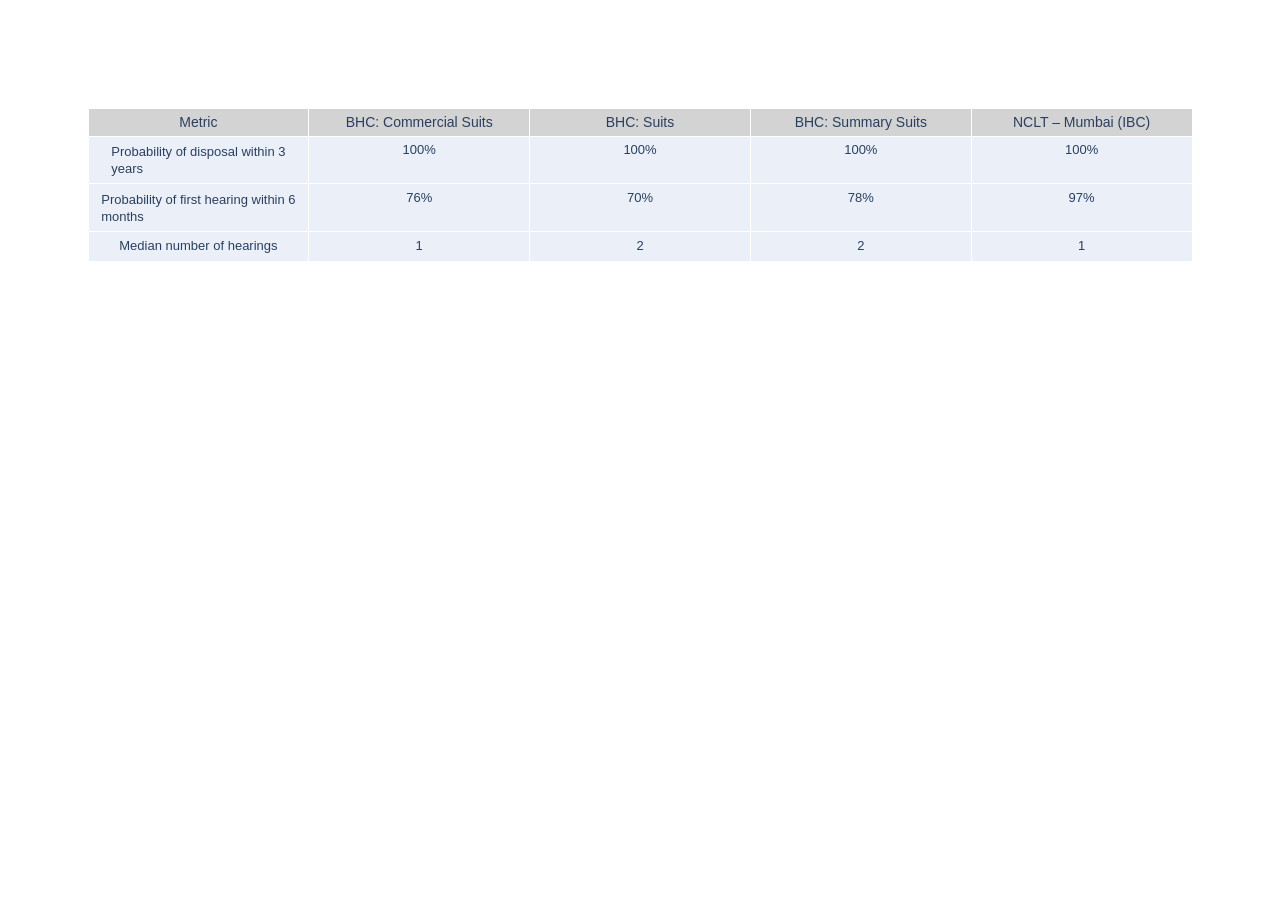
<file: images/disposal_summary_table.html>
<html>
<head><meta charset="utf-8" /></head>
<body>
    <div>                        <script type="text/javascript">window.PlotlyConfig = {MathJaxConfig: 'local'};</script>
        <script charset="utf-8" src="https://cdn.plot.ly/plotly-2.32.0.min.js"></script>                <div id="45ad0339-764f-4f84-bfc1-358d89f51717" class="plotly-graph-div" style="height:100%; width:100%;"></div>            <script type="text/javascript">                                    window.PLOTLYENV=window.PLOTLYENV || {};                                    if (document.getElementById("45ad0339-764f-4f84-bfc1-358d89f51717")) {                    Plotly.newPlot(                        "45ad0339-764f-4f84-bfc1-358d89f51717",                        [{"cells":{"align":"center","font":{"size":13},"height":30,"values":[["Probability of disposal within 3 years","Probability of first hearing within 6 months","Median number of hearings"],["100%","76%","1"],["100%","70%","2"],["100%","78%","2"],["100%","97%","1"]]},"header":{"align":"center","fill":{"color":"lightgrey"},"font":{"size":14},"values":["Metric","BHC: Commercial Suits","BHC: Suits","BHC: Summary Suits","NCLT \u2013 Mumbai (IBC)"]},"type":"table"}],                        {"template":{"data":{"histogram2dcontour":[{"type":"histogram2dcontour","colorbar":{"outlinewidth":0,"ticks":""},"colorscale":[[0.0,"#0d0887"],[0.1111111111111111,"#46039f"],[0.2222222222222222,"#7201a8"],[0.3333333333333333,"#9c179e"],[0.4444444444444444,"#bd3786"],[0.5555555555555556,"#d8576b"],[0.6666666666666666,"#ed7953"],[0.7777777777777778,"#fb9f3a"],[0.8888888888888888,"#fdca26"],[1.0,"#f0f921"]]}],"choropleth":[{"type":"choropleth","colorbar":{"outlinewidth":0,"ticks":""}}],"histogram2d":[{"type":"histogram2d","colorbar":{"outlinewidth":0,"ticks":""},"colorscale":[[0.0,"#0d0887"],[0.1111111111111111,"#46039f"],[0.2222222222222222,"#7201a8"],[0.3333333333333333,"#9c179e"],[0.4444444444444444,"#bd3786"],[0.5555555555555556,"#d8576b"],[0.6666666666666666,"#ed7953"],[0.7777777777777778,"#fb9f3a"],[0.8888888888888888,"#fdca26"],[1.0,"#f0f921"]]}],"heatmap":[{"type":"heatmap","colorbar":{"outlinewidth":0,"ticks":""},"colorscale":[[0.0,"#0d0887"],[0.1111111111111111,"#46039f"],[0.2222222222222222,"#7201a8"],[0.3333333333333333,"#9c179e"],[0.4444444444444444,"#bd3786"],[0.5555555555555556,"#d8576b"],[0.6666666666666666,"#ed7953"],[0.7777777777777778,"#fb9f3a"],[0.8888888888888888,"#fdca26"],[1.0,"#f0f921"]]}],"heatmapgl":[{"type":"heatmapgl","colorbar":{"outlinewidth":0,"ticks":""},"colorscale":[[0.0,"#0d0887"],[0.1111111111111111,"#46039f"],[0.2222222222222222,"#7201a8"],[0.3333333333333333,"#9c179e"],[0.4444444444444444,"#bd3786"],[0.5555555555555556,"#d8576b"],[0.6666666666666666,"#ed7953"],[0.7777777777777778,"#fb9f3a"],[0.8888888888888888,"#fdca26"],[1.0,"#f0f921"]]}],"contourcarpet":[{"type":"contourcarpet","colorbar":{"outlinewidth":0,"ticks":""}}],"contour":[{"type":"contour","colorbar":{"outlinewidth":0,"ticks":""},"colorscale":[[0.0,"#0d0887"],[0.1111111111111111,"#46039f"],[0.2222222222222222,"#7201a8"],[0.3333333333333333,"#9c179e"],[0.4444444444444444,"#bd3786"],[0.5555555555555556,"#d8576b"],[0.6666666666666666,"#ed7953"],[0.7777777777777778,"#fb9f3a"],[0.8888888888888888,"#fdca26"],[1.0,"#f0f921"]]}],"surface":[{"type":"surface","colorbar":{"outlinewidth":0,"ticks":""},"colorscale":[[0.0,"#0d0887"],[0.1111111111111111,"#46039f"],[0.2222222222222222,"#7201a8"],[0.3333333333333333,"#9c179e"],[0.4444444444444444,"#bd3786"],[0.5555555555555556,"#d8576b"],[0.6666666666666666,"#ed7953"],[0.7777777777777778,"#fb9f3a"],[0.8888888888888888,"#fdca26"],[1.0,"#f0f921"]]}],"mesh3d":[{"type":"mesh3d","colorbar":{"outlinewidth":0,"ticks":""}}],"scatter":[{"fillpattern":{"fillmode":"overlay","size":10,"solidity":0.2},"type":"scatter"}],"parcoords":[{"type":"parcoords","line":{"colorbar":{"outlinewidth":0,"ticks":""}}}],"scatterpolargl":[{"type":"scatterpolargl","marker":{"colorbar":{"outlinewidth":0,"ticks":""}}}],"bar":[{"error_x":{"color":"#2a3f5f"},"error_y":{"color":"#2a3f5f"},"marker":{"line":{"color":"#E5ECF6","width":0.5},"pattern":{"fillmode":"overlay","size":10,"solidity":0.2}},"type":"bar"}],"scattergeo":[{"type":"scattergeo","marker":{"colorbar":{"outlinewidth":0,"ticks":""}}}],"scatterpolar":[{"type":"scatterpolar","marker":{"colorbar":{"outlinewidth":0,"ticks":""}}}],"histogram":[{"marker":{"pattern":{"fillmode":"overlay","size":10,"solidity":0.2}},"type":"histogram"}],"scattergl":[{"type":"scattergl","marker":{"colorbar":{"outlinewidth":0,"ticks":""}}}],"scatter3d":[{"type":"scatter3d","line":{"colorbar":{"outlinewidth":0,"ticks":""}},"marker":{"colorbar":{"outlinewidth":0,"ticks":""}}}],"scattermapbox":[{"type":"scattermapbox","marker":{"colorbar":{"outlinewidth":0,"ticks":""}}}],"scatterternary":[{"type":"scatterternary","marker":{"colorbar":{"outlinewidth":0,"ticks":""}}}],"scattercarpet":[{"type":"scattercarpet","marker":{"colorbar":{"outlinewidth":0,"ticks":""}}}],"carpet":[{"aaxis":{"endlinecolor":"#2a3f5f","gridcolor":"white","linecolor":"white","minorgridcolor":"white","startlinecolor":"#2a3f5f"},"baxis":{"endlinecolor":"#2a3f5f","gridcolor":"white","linecolor":"white","minorgridcolor":"white","startlinecolor":"#2a3f5f"},"type":"carpet"}],"table":[{"cells":{"fill":{"color":"#EBF0F8"},"line":{"color":"white"}},"header":{"fill":{"color":"#C8D4E3"},"line":{"color":"white"}},"type":"table"}],"barpolar":[{"marker":{"line":{"color":"#E5ECF6","width":0.5},"pattern":{"fillmode":"overlay","size":10,"solidity":0.2}},"type":"barpolar"}],"pie":[{"automargin":true,"type":"pie"}]},"layout":{"autotypenumbers":"strict","colorway":["#636efa","#EF553B","#00cc96","#ab63fa","#FFA15A","#19d3f3","#FF6692","#B6E880","#FF97FF","#FECB52"],"font":{"color":"#2a3f5f"},"hovermode":"closest","hoverlabel":{"align":"left"},"paper_bgcolor":"white","plot_bgcolor":"#E5ECF6","polar":{"bgcolor":"#E5ECF6","angularaxis":{"gridcolor":"white","linecolor":"white","ticks":""},"radialaxis":{"gridcolor":"white","linecolor":"white","ticks":""}},"ternary":{"bgcolor":"#E5ECF6","aaxis":{"gridcolor":"white","linecolor":"white","ticks":""},"baxis":{"gridcolor":"white","linecolor":"white","ticks":""},"caxis":{"gridcolor":"white","linecolor":"white","ticks":""}},"coloraxis":{"colorbar":{"outlinewidth":0,"ticks":""}},"colorscale":{"sequential":[[0.0,"#0d0887"],[0.1111111111111111,"#46039f"],[0.2222222222222222,"#7201a8"],[0.3333333333333333,"#9c179e"],[0.4444444444444444,"#bd3786"],[0.5555555555555556,"#d8576b"],[0.6666666666666666,"#ed7953"],[0.7777777777777778,"#fb9f3a"],[0.8888888888888888,"#fdca26"],[1.0,"#f0f921"]],"sequentialminus":[[0.0,"#0d0887"],[0.1111111111111111,"#46039f"],[0.2222222222222222,"#7201a8"],[0.3333333333333333,"#9c179e"],[0.4444444444444444,"#bd3786"],[0.5555555555555556,"#d8576b"],[0.6666666666666666,"#ed7953"],[0.7777777777777778,"#fb9f3a"],[0.8888888888888888,"#fdca26"],[1.0,"#f0f921"]],"diverging":[[0,"#8e0152"],[0.1,"#c51b7d"],[0.2,"#de77ae"],[0.3,"#f1b6da"],[0.4,"#fde0ef"],[0.5,"#f7f7f7"],[0.6,"#e6f5d0"],[0.7,"#b8e186"],[0.8,"#7fbc41"],[0.9,"#4d9221"],[1,"#276419"]]},"xaxis":{"gridcolor":"white","linecolor":"white","ticks":"","title":{"standoff":15},"zerolinecolor":"white","automargin":true,"zerolinewidth":2},"yaxis":{"gridcolor":"white","linecolor":"white","ticks":"","title":{"standoff":15},"zerolinecolor":"white","automargin":true,"zerolinewidth":2},"scene":{"xaxis":{"backgroundcolor":"#E5ECF6","gridcolor":"white","linecolor":"white","showbackground":true,"ticks":"","zerolinecolor":"white","gridwidth":2},"yaxis":{"backgroundcolor":"#E5ECF6","gridcolor":"white","linecolor":"white","showbackground":true,"ticks":"","zerolinecolor":"white","gridwidth":2},"zaxis":{"backgroundcolor":"#E5ECF6","gridcolor":"white","linecolor":"white","showbackground":true,"ticks":"","zerolinecolor":"white","gridwidth":2}},"shapedefaults":{"line":{"color":"#2a3f5f"}},"annotationdefaults":{"arrowcolor":"#2a3f5f","arrowhead":0,"arrowwidth":1},"geo":{"bgcolor":"white","landcolor":"#E5ECF6","subunitcolor":"white","showland":true,"showlakes":true,"lakecolor":"white"},"title":{"x":0.05},"mapbox":{"style":"light"}}}},                        {"responsive": true}                    )                };                            </script>        </div>
</body>
</html>
</file>
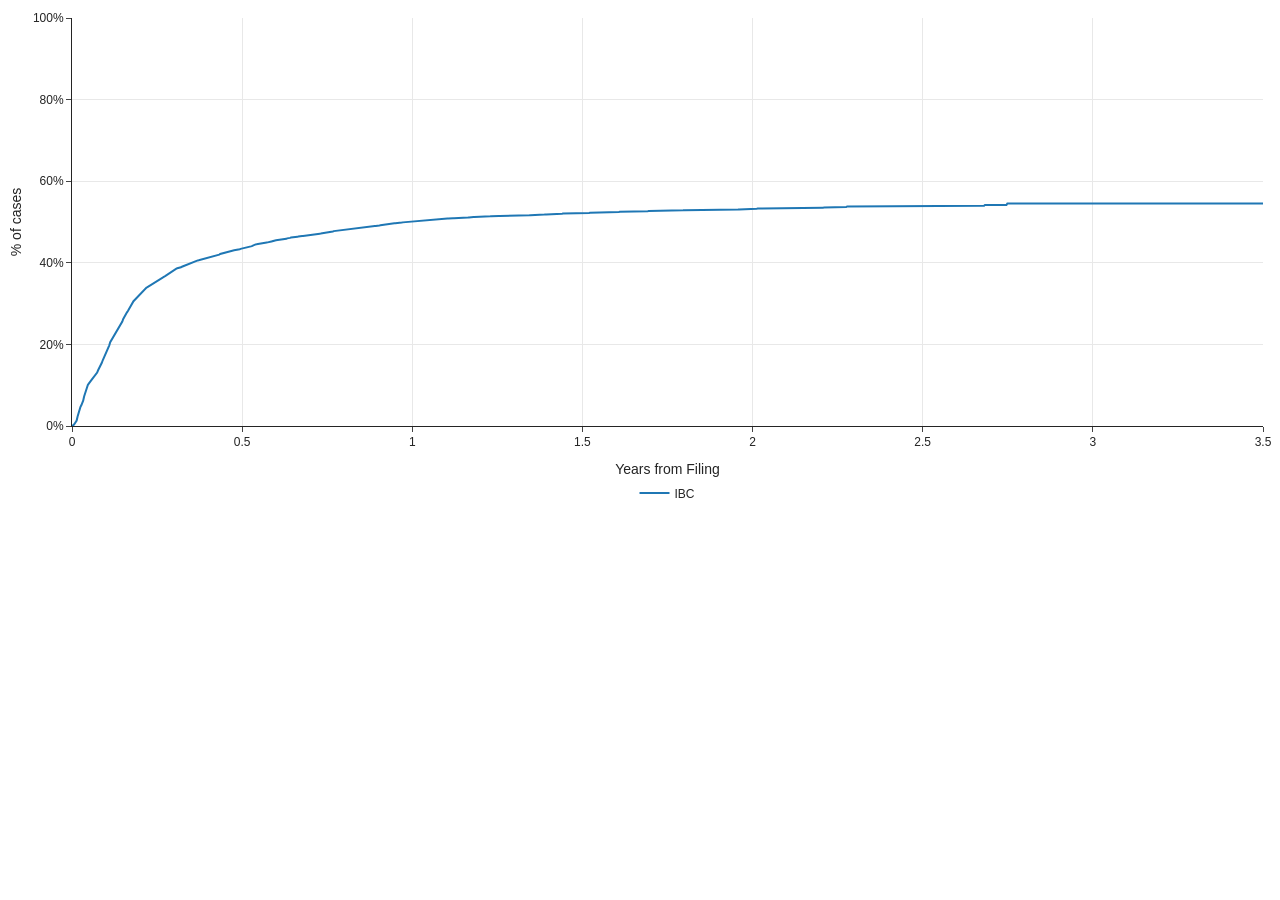
<file: images/nclt_time_to_disposal.html>
<html>
<head><meta charset="utf-8" /></head>
<body>
    <div>                        <script type="text/javascript">window.PlotlyConfig = {MathJaxConfig: 'local'};</script>
        <script charset="utf-8" src="https://cdn.plot.ly/plotly-2.32.0.min.js"></script>                <div id="d5f1ed8a-dd82-4962-bb11-34fa7cb9ddba" class="plotly-graph-div" style="height:500px; width:100%;"></div>            <script type="text/javascript">                                    window.PLOTLYENV=window.PLOTLYENV || {};                                    if (document.getElementById("d5f1ed8a-dd82-4962-bb11-34fa7cb9ddba")) {                    Plotly.newPlot(                        "d5f1ed8a-dd82-4962-bb11-34fa7cb9ddba",                        [{"hovertemplate":"\u003cb\u003eIBC\u003c\u002fb\u003e\u003cbr\u003eYears: %{x:.2f}\u003cbr\u003e% of cases that got disposed: %{y:.2%}\u003cextra\u003e\u003c\u002fextra\u003e","mode":"lines","name":"IBC","showlegend":true,"x":[0.0,0.0027378507871321013,0.0054757015742642025,0.008213552361396304,0.010951403148528405,0.013689253935660506,0.01642710472279261,0.019164955509924708,0.02190280629705681,0.024640657084188913,0.02737850787132101,0.030116358658453114,0.03285420944558522,0.03559206023271732,0.038329911019849415,0.04106776180698152,0.04380561259411362,0.04654346338124572,0.049281314168377825,0.05201916495550993,0.05475701574264202,0.057494866529774126,0.06023271731690623,0.06297056810403832,0.06570841889117043,0.06844626967830253,0.07118412046543464,0.07392197125256673,0.07665982203969883,0.07939767282683094,0.08213552361396304,0.08487337440109514,0.08761122518822724,0.09034907597535935,0.09308692676249145,0.09582477754962354,0.09856262833675565,0.10130047912388775,0.10403832991101986,0.10677618069815195,0.10951403148528405,0.11225188227241616,0.11498973305954825,0.11772758384668036,0.12046543463381246,0.12320328542094455,0.12594113620807665,0.12867898699520877,0.13141683778234087,0.13415468856947296,0.13689253935660506,0.13963039014373715,0.14236824093086928,0.14510609171800137,0.14784394250513347,0.15058179329226556,0.15331964407939766,0.15605749486652978,0.15879534565366188,0.16153319644079397,0.16427104722792607,0.16700889801505817,0.1697467488021903,0.17248459958932238,0.17522245037645448,0.17796030116358658,0.1806981519507187,0.1834360027378508,0.1861738535249829,0.188911704312115,0.19164955509924708,0.1943874058863792,0.1971252566735113,0.1998631074606434,0.2026009582477755,0.2053388090349076,0.2080766598220397,0.2108145106091718,0.2135523613963039,0.216290212183436,0.2190280629705681,0.22176591375770022,0.2245037645448323,0.2272416153319644,0.2299794661190965,0.2327173169062286,0.23545516769336072,0.23819301848049282,0.24093086926762491,0.243668720054757,0.2464065708418891,0.24914442162902123,0.2518822724161533,0.2546201232032854,0.25735797399041754,0.2600958247775496,0.26283367556468173,0.2655715263518138,0.2683093771389459,0.27104722792607805,0.2737850787132101,0.27652292950034224,0.2792607802874743,0.28199863107460643,0.28473648186173856,0.2874743326488706,0.29021218343600275,0.2929500342231348,0.29568788501026694,0.29842573579739906,0.30116358658453113,0.30390143737166325,0.3066392881587953,0.30937713894592744,0.31211498973305957,0.31485284052019163,0.31759069130732376,0.3203285420944558,0.32306639288158795,0.3258042436687201,0.32854209445585214,0.33127994524298426,0.33401779603011633,0.33675564681724846,0.3394934976043806,0.34223134839151265,0.34496919917864477,0.34770704996577684,0.35044490075290896,0.3531827515400411,0.35592060232717315,0.3586584531143053,0.3613963039014374,0.36413415468856947,0.3668720054757016,0.36960985626283366,0.3723477070499658,0.3750855578370979,0.37782340862423,0.3805612594113621,0.38329911019849416,0.3860369609856263,0.3887748117727584,0.3915126625598905,0.3942505133470226,0.39698836413415467,0.3997262149212868,0.4024640657084189,0.405201916495551,0.4079397672826831,0.4106776180698152,0.4134154688569473,0.4188911704312115,0.4216290212183436,0.4243668720054757,0.4271047227926078,0.42984257357973993,0.432580424366872,0.4353182751540041,0.4380561259411362,0.4407939767282683,0.44353182751540043,0.4462696783025325,0.4490075290896646,0.4517453798767967,0.4544832306639288,0.45722108145106094,0.459958932238193,0.46269678302532513,0.4654346338124572,0.4681724845995893,0.47091033538672145,0.4736481861738535,0.47638603696098564,0.4791238877481177,0.48459958932238195,0.487337440109514,0.49007529089664614,0.4928131416837782,0.49555099247091033,0.49828884325804246,0.5010266940451745,0.5037645448323066,0.5065023956194388,0.5092402464065708,0.5119780971937029,0.5147159479808351,0.5174537987679672,0.5201916495550992,0.5229295003422314,0.5256673511293635,0.5284052019164955,0.5311430527036276,0.5338809034907598,0.5366187542778919,0.5393566050650239,0.5420944558521561,0.5448323066392882,0.5475701574264202,0.5503080082135524,0.5530458590006845,0.5557837097878165,0.5585215605749486,0.5612594113620808,0.5639972621492129,0.5667351129363449,0.5694729637234771,0.5722108145106092,0.5749486652977412,0.5776865160848734,0.5804243668720055,0.5831622176591376,0.5859000684462696,0.5886379192334018,0.5913757700205339,0.5941136208076659,0.5968514715947981,0.5995893223819302,0.6023271731690623,0.6050650239561944,0.6078028747433265,0.6105407255304586,0.6132785763175906,0.6160164271047228,0.6187542778918549,0.621492128678987,0.6242299794661191,0.6269678302532512,0.6297056810403833,0.6324435318275154,0.6351813826146475,0.6379192334017796,0.6406570841889117,0.6433949349760438,0.6461327857631759,0.648870636550308,0.6516084873374401,0.6543463381245722,0.6570841889117043,0.6598220396988365,0.6625598904859685,0.6652977412731006,0.6680355920602327,0.6707734428473648,0.6735112936344969,0.676249144421629,0.6789869952087612,0.6817248459958932,0.6844626967830253,0.6872005475701575,0.6899383983572895,0.6926762491444216,0.6954140999315537,0.6981519507186859,0.7008898015058179,0.70362765229295,0.7063655030800822,0.7091033538672142,0.7118412046543463,0.7145790554414785,0.7173169062286106,0.7200547570157426,0.7227926078028748,0.7255304585900069,0.7282683093771389,0.731006160164271,0.7364818617385352,0.7392197125256673,0.7419575633127995,0.7446954140999316,0.7474332648870636,0.7501711156741958,0.7529089664613279,0.75564681724846,0.758384668035592,0.7611225188227242,0.7638603696098563,0.7665982203969883,0.7693360711841205,0.7748117727583846,0.7775496235455168,0.7802874743326489,0.783025325119781,0.785763175906913,0.7885010266940452,0.7912388774811773,0.7939767282683093,0.7967145790554415,0.7994524298425736,0.8021902806297057,0.8049281314168378,0.8076659822039699,0.810403832991102,0.813141683778234,0.8158795345653662,0.8186173853524983,0.8213552361396304,0.8240930869267625,0.8268309377138946,0.8295687885010267,0.8323066392881588,0.8350444900752909,0.837782340862423,0.840520191649555,0.8432580424366872,0.8459958932238193,0.8487337440109514,0.8514715947980835,0.8542094455852156,0.8596851471594799,0.8624229979466119,0.865160848733744,0.8678986995208761,0.8706365503080082,0.8733744010951403,0.8761122518822724,0.8788501026694046,0.8815879534565366,0.8843258042436687,0.8870636550308009,0.8898015058179329,0.892539356605065,0.8952772073921971,0.8980150581793293,0.9007529089664613,0.9034907597535934,0.9062286105407256,0.9089664613278576,0.9117043121149897,0.9144421629021219,0.917180013689254,0.919917864476386,0.9226557152635181,0.9253935660506503,0.9281314168377823,0.9308692676249144,0.9336071184120466,0.9363449691991786,0.9390828199863107,0.9418206707734429,0.944558521560575,0.947296372347707,0.9500342231348392,0.9527720739219713,0.9555099247091033,0.9582477754962354,0.9609856262833676,0.9637234770704997,0.9664613278576317,0.9691991786447639,0.971937029431896,0.974674880219028,0.9774127310061602,0.9801505817932923,0.9828884325804244,0.9856262833675564,0.9883641341546886,0.9911019849418207,0.9965776865160849,0.999315537303217,1.002053388090349,1.0047912388774811,1.0075290896646132,1.0102669404517455,1.0130047912388775,1.0157426420260096,1.0184804928131417,1.0212183436002737,1.0239561943874058,1.0266940451745379,1.0294318959616702,1.0321697467488022,1.0349075975359343,1.0376454483230664,1.0403832991101984,1.0431211498973305,1.0458590006844628,1.0485968514715949,1.051334702258727,1.054072553045859,1.056810403832991,1.0595482546201231,1.0622861054072552,1.0650239561943875,1.0677618069815196,1.0704996577686516,1.0732375085557837,1.0759753593429158,1.0787132101300478,1.08145106091718,1.0841889117043122,1.0869267624914443,1.0896646132785763,1.0924024640657084,1.0951403148528405,1.0978781656399725,1.1006160164271048,1.103353867214237,1.106091718001369,1.108829568788501,1.111567419575633,1.1143052703627652,1.1170431211498972,1.1197809719370295,1.1225188227241616,1.1252566735112937,1.1279945242984257,1.1307323750855578,1.1334702258726899,1.136208076659822,1.1389459274469542,1.1416837782340863,1.1444216290212184,1.1471594798083504,1.1526351813826146,1.1553730321697468,1.158110882956879,1.160848733744011,1.163586584531143,1.1663244353182751,1.1690622861054072,1.1718001368925393,1.1745379876796715,1.1772758384668036,1.1800136892539357,1.1827515400410678,1.1854893908281998,1.1882272416153319,1.1909650924024642,1.1937029431895962,1.1964407939767283,1.1991786447638604,1.2019164955509924,1.2046543463381245,1.2073921971252566,1.2101300479123889,1.212867898699521,1.215605749486653,1.218343600273785,1.2210814510609171,1.2238193018480492,1.2265571526351813,1.2292950034223136,1.2320328542094456,1.2347707049965777,1.2375085557837098,1.2402464065708418,1.242984257357974,1.2457221081451062,1.2484599589322383,1.2511978097193703,1.2539356605065024,1.2566735112936345,1.2594113620807665,1.2621492128678986,1.264887063655031,1.267624914442163,1.270362765229295,1.273100616016427,1.2758384668035592,1.2785763175906912,1.2813141683778233,1.2840520191649556,1.2867898699520877,1.2895277207392197,1.2922655715263518,1.2950034223134839,1.297741273100616,1.3004791238877482,1.3032169746748803,1.3059548254620124,1.3114305270362765,1.3141683778234086,1.3169062286105406,1.319644079397673,1.322381930184805,1.325119780971937,1.3278576317590691,1.3305954825462012,1.3333333333333333,1.3360711841204653,1.3388090349075976,1.3415468856947297,1.3442847364818618,1.3470225872689938,1.3497604380561259,1.352498288843258,1.3552361396303902,1.3579739904175223,1.3607118412046544,1.3634496919917864,1.3661875427789185,1.3689253935660506,1.3716632443531827,1.374401095140315,1.377138945927447,1.379876796714579,1.3826146475017111,1.3853524982888432,1.3880903490759753,1.3935660506502396,1.3963039014373717,1.3990417522245038,1.4017796030116358,1.404517453798768,1.4072553045859,1.4099931553730323,1.4127310061601643,1.4154688569472964,1.4182067077344285,1.4209445585215605,1.4236824093086926,1.4264202600958247,1.429158110882957,1.431895961670089,1.434633812457221,1.4373716632443532,1.4401095140314852,1.4428473648186173,1.4455852156057496,1.4483230663928817,1.4510609171800137,1.4537987679671458,1.4565366187542779,1.45927446954141,1.462012320328542,1.4674880219028064,1.4702258726899384,1.4729637234770705,1.4757015742642026,1.4784394250513346,1.4811772758384667,1.483915126625599,1.486652977412731,1.4893908281998631,1.4921286789869952,1.4948665297741273,1.4976043805612593,1.5003422313483916,1.5030800821355237,1.5058179329226558,1.5085557837097878,1.51129363449692,1.514031485284052,1.516769336071184,1.5195071868583163,1.5222450376454484,1.5249828884325805,1.5277207392197125,1.5304585900068446,1.5331964407939767,1.5359342915811087,1.538672142368241,1.541409993155373,1.5441478439425051,1.5468856947296372,1.5496235455167693,1.5523613963039014,1.5550992470910336,1.5578370978781657,1.5605749486652978,1.5633127994524298,1.566050650239562,1.568788501026694,1.571526351813826,1.5742642026009583,1.5770020533880904,1.5797399041752225,1.5824777549623545,1.5852156057494866,1.5879534565366187,1.5906913073237507,1.593429158110883,1.596167008898015,1.5989048596851472,1.6016427104722792,1.6043805612594113,1.6071184120465434,1.6098562628336757,1.6125941136208077,1.6153319644079398,1.6180698151950719,1.620807665982204,1.623545516769336,1.626283367556468,1.6290212183436004,1.6317590691307324,1.6344969199178645,1.6372347707049966,1.6427104722792607,1.6454483230663928,1.648186173853525,1.6509240246406571,1.6536618754277892,1.6591375770020533,1.6618754277891854,1.6646132785763177,1.6673511293634498,1.672826830937714,1.675564681724846,1.678302532511978,1.68104038329911,1.6837782340862424,1.6892539356605065,1.6919917864476386,1.6947296372347707,1.6974674880219027,1.700205338809035,1.702943189596167,1.7056810403832992,1.7084188911704312,1.7111567419575633,1.7138945927446954,1.7166324435318274,1.7193702943189597,1.7221081451060918,1.7248459958932238,1.727583846680356,1.730321697467488,1.73305954825462,1.7357973990417521,1.7385352498288844,1.7412731006160165,1.7440109514031485,1.7467488021902806,1.7522245037645447,1.754962354551677,1.757700205338809,1.7604380561259412,1.7631759069130732,1.7659137577002053,1.7686516084873374,1.7713894592744694,1.7741273100616017,1.7768651608487338,1.7796030116358659,1.782340862422998,1.78507871321013,1.787816563997262,1.7905544147843941,1.7932922655715264,1.7960301163586585,1.7987679671457906,1.8015058179329226,1.8042436687200547,1.8069815195071868,1.809719370294319,1.8151950718685832,1.8179329226557153,1.8206707734428473,1.8234086242299794,1.8261464750171115,1.834360027378508,1.83709787816564,1.839835728952772,1.842573579739904,1.8453114305270362,1.8507871321013005,1.8535249828884326,1.8562628336755647,1.8590006844626967,1.8617385352498288,1.864476386036961,1.8672142368240932,1.8699520876112252,1.8726899383983573,1.8754277891854894,1.8781656399726214,1.8809034907597535,1.8836413415468858,1.8863791923340179,1.88911704312115,1.891854893908282,1.894592744695414,1.8973305954825461,1.9000684462696784,1.9028062970568105,1.9055441478439425,1.9082819986310746,1.9110198494182067,1.9137577002053388,1.9164955509924708,1.9219712525667352,1.9274469541409993,1.9301848049281314,1.9329226557152634,1.9356605065023955,1.9383983572895278,1.9411362080766599,1.943874058863792,1.946611909650924,1.949349760438056,1.9520876112251881,1.9548254620123204,1.9575633127994525,1.9603011635865846,1.9630390143737166,1.9657768651608487,1.9685147159479808,1.9712525667351128,1.9739904175222451,1.9767282683093772,1.9794661190965093,1.9822039698836413,1.9849418206707734,1.9876796714579055,1.9904175222450375,1.995893223819302,2.001368925393566,2.004106776180698,2.00684462696783,2.0095824777549622,2.0123203285420943,2.0150581793292264,2.0177960301163584,2.020533880903491,2.023271731690623,2.026009582477755,2.028747433264887,2.0314852840520192,2.0342231348391513,2.0369609856262834,2.0396988364134154,2.0424366872005475,2.0451745379876796,2.0479123887748116,2.0506502395619437,2.0533880903490758,2.0561259411362083,2.0616016427104724,2.0643394934976045,2.0698151950718686,2.0725530458590007,2.0752908966461328,2.078028747433265,2.080766598220397,2.083504449007529,2.086242299794661,2.088980150581793,2.0944558521560577,2.0971937029431897,2.102669404517454,2.105407255304586,2.108145106091718,2.11088295687885,2.113620807665982,2.116358658453114,2.1190965092402463,2.1218343600273784,2.1245722108145104,2.127310061601643,2.132785763175907,2.135523613963039,2.138261464750171,2.1409993155373033,2.1492128678986995,2.1519507186858315,2.1546885694729636,2.1574264202600957,2.16290212183436,2.1656399726214923,2.1683778234086244,2.1711156741957565,2.1738535249828885,2.1765913757700206,2.1793292265571527,2.1820670773442847,2.187542778918549,2.190280629705681,2.193018480492813,2.195756331279945,2.198494182067077,2.2012320328542097,2.2039698836413417,2.206707734428474,2.209445585215606,2.212183436002738,2.217659137577002,2.220396988364134,2.223134839151266,2.2258726899383983,2.2313483915126624,2.2340862422997945,2.236824093086927,2.239561943874059,2.242299794661191,2.245037645448323,2.2477754962354553,2.2505133470225873,2.2532511978097194,2.2559890485968515,2.2587268993839835,2.2614647501711156,2.2669404517453797,2.269678302532512,2.272416153319644,2.2751540041067764,2.2778918548939084,2.2806297056810405,2.2833675564681726,2.291581108829569,2.294318959616701,2.297056810403833,2.302532511978097,2.305270362765229,2.308008213552361,2.3107460643394937,2.3134839151266258,2.316221765913758,2.31895961670089,2.324435318275154,2.327173169062286,2.3326488706365502,2.3353867214236823,2.3381245722108144,2.3408624229979464,2.3436002737850785,2.346338124572211,2.349075975359343,2.351813826146475,2.3545516769336072,2.3572895277207393,2.3600273785078714,2.3627652292950034,2.3655030800821355,2.3737166324435317,2.3764544832306638,2.379192334017796,2.3819301848049284,2.3846680355920604,2.3874058863791925,2.3928815879534566,2.3956194387405887,2.3983572895277208,2.401095140314853,2.403832991101985,2.409308692676249,2.412046543463381,2.414784394250513,2.4175222450376452,2.4202600958247777,2.42299794661191,2.425735797399042,2.428473648186174,2.431211498973306,2.433949349760438,2.439425051334702,2.4421629021218343,2.4449007529089664,2.4476386036960984,2.4503764544832305,2.4531143052703626,2.455852156057495,2.458590006844627,2.461327857631759,2.4640657084188913,2.4668035592060233,2.4695414099931554,2.4722792607802875,2.4750171115674195,2.4777549623545516,2.4804928131416837,2.4832306639288158,2.485968514715948,2.48870636550308,2.4914442162902124,2.4941820670773445,2.4969199178644765,2.4996577686516086,2.5023956194387407,2.5051334702258727,2.507871321013005,2.510609171800137,2.513347022587269,2.516084873374401,2.518822724161533,2.521560574948665,2.524298425735797,2.5270362765229293,2.529774127310062,2.532511978097194,2.535249828884326,2.54072553045859,2.543463381245722,2.546201232032854,2.5489390828199863,2.5516769336071183,2.5571526351813825,2.5626283367556466,2.565366187542779,2.568104038329911,2.5708418891170433,2.5735797399041753,2.5763175906913074,2.5790554414784395,2.5817932922655715,2.5845311430527036,2.5872689938398357,2.5900068446269677,2.5927446954141,2.595482546201232,2.6009582477754964,2.6036960985626285,2.6064339493497606,2.6091718001368926,2.6119096509240247,2.614647501711157,2.617385352498289,2.620123203285421,2.622861054072553,2.625598904859685,2.628336755646817,2.631074606433949,2.6338124572210813,2.6365503080082138,2.639288158795346,2.642026009582478,2.64476386036961,2.647501711156742,2.652977412731006,2.6557152635181382,2.6584531143052703,2.6666666666666665,2.6694045174537986,2.6721423682409307,2.674880219028063,2.6803559206023273,2.6830937713894594,2.6858316221765914,2.6885694729637235,2.6940451745379876,2.6967830253251197,2.6995208761122518,2.702258726899384,2.707734428473648,2.7104722792607805,2.7159479808350446,2.7186858316221767,2.7214236824093088,2.726899383983573,2.729637234770705,2.732375085557837,2.735112936344969,2.737850787132101,2.7433264887063653,2.746064339493498,2.74880219028063,2.751540041067762,2.754277891854894,2.757015742642026,2.759753593429158,2.7624914442162902,2.7652292950034223,2.7679671457905544,2.7707049965776864,2.7734428473648185,2.7761806981519506,2.7789185489390826,2.7816563997262147,2.784394250513347,2.7871321013004793,2.7898699520876113,2.7926078028747434,2.7953456536618755,2.8008213552361396,2.8035592060232717,2.8062970568104038,2.809034907597536,2.811772758384668,2.8145106091718,2.8199863107460645,2.8227241615331966,2.8254620123203287,2.8281998631074607,2.830937713894593,2.833675564681725,2.839151266255989,2.841889117043121,2.844626967830253,2.847364818617385,2.8501026694045173,2.855578370978782,2.858316221765914,2.861054072553046,2.863791923340178,2.86652977412731,2.8720054757015743,2.8774811772758384,2.8802190280629705,2.8829568788501025,2.8856947296372346,2.8884325804243667,2.891170431211499,2.8939082819986313,2.8966461327857633,2.8993839835728954,2.9048596851471595,2.9075975359342916,2.9103353867214237,2.915811088295688,2.91854893908282,2.921286789869952,2.924024640657084,2.926762491444216,2.9322381930184807,2.937713894592745,2.943189596167009,2.945927446954141,2.948665297741273,2.951403148528405,2.954140999315537,2.9568788501026693,2.9596167008898013,2.9623545516769334,2.965092402464066,2.967830253251198,2.9815195071868583,2.9842573579739904,2.9869952087611225,2.9897330595482545,2.9952087611225187,3.0034223134839153,3.0061601642710474,3.0116358658453115,3.0143737166324436,3.0198494182067077,3.028062970568104,3.033538672142368,3.0362765229295,3.0390143737166326,3.0417522245037647,3.049965776865161,3.052703627652293,3.055441478439425,3.058179329226557,3.060917180013689,3.0663928815879533,3.0691307323750854,3.0718685831622174,3.07460643394935,3.077344284736482,3.080082135523614,3.082819986310746,3.0855578370978782,3.0910335386721424,3.0937713894592744,3.0992470910335386,3.1129363449691994,3.1184120465434635,3.1211498973305956,3.1238877481177276,3.1266255989048597,3.132101300479124,3.134839151266256,3.137577002053388,3.14031485284052,3.1457905544147846,3.1512662559890487,3.154004106776181,3.156741957563313,3.164955509924709,3.167693360711841,3.1704312114989732,3.1731690622861053,3.1759069130732374,3.184120465434634,3.19233401779603,3.1950718685831623,3.2005475701574264,3.2032854209445585,3.216974674880219,3.2197125256673513,3.2224503764544834,3.2251882272416155,3.2279260780287475,3.2306639288158796,3.2334017796030117,3.2361396303901437,3.238877481177276,3.241615331964408,3.24435318275154,3.252566735112936,3.2553045859000687,3.2580424366872007,3.260780287474333,3.263518138261465,3.266255989048597,3.268993839835729,3.274469541409993,3.277207392197125,3.2799452429842573,3.2826830937713893,3.2854209445585214,3.2908966461327855,3.293634496919918,3.29637234770705,3.3073237508555784,3.3100616016427105,3.3155373032169746,3.3182751540041067,3.3292265571526354,3.3401779603011637,3.3429158110882957,3.345653661875428,3.34839151266256,3.351129363449692,3.359342915811088,3.36208076659822,3.3648186173853527,3.3675564681724848,3.370294318959617,3.373032169746749,3.378507871321013,3.383983572895277,3.3921971252566734,3.3949349760438055,3.3976728268309375,3.405886379192334,3.4086242299794662,3.4113620807665983,3.4168377823408624,3.4195756331279945,3.4250513347022586,3.4277891854893907,3.433264887063655,3.436002737850787,3.4387405886379194,3.4414784394250515,3.4442162902121836,3.4469541409993156,3.4524298425735798,3.455167693360712,3.457905544147844,3.460643394934976,3.463381245722108,3.46611909650924,3.468856947296372,3.4715947980835042,3.4743326488706368,3.477070499657769,3.479808350444901,3.482546201232033,3.485284052019165,3.488021902806297,3.490759753593429,3.4934976043805612,3.4962354551676933,3.5],"y":[0.0,0.0009498480243161911,0.0030395136778111898,0.006268996960485107,0.009688449848024083,0.013487841945288181,0.023366261398175214,0.03248480243161023,0.03989361702127625,0.04616261398176302,0.05072188449847892,0.055661094224922714,0.06193009118541026,0.07237841945288781,0.08073708206686825,0.08795592705167066,0.09555471124619963,0.10049392097264376,0.10391337386018151,0.107902735562309,0.11037234042553168,0.11303191489361597,0.11607142857142838,0.11892097264437573,0.12139057750759763,0.12518996960486262,0.12765957446808485,0.13088905775075876,0.1365881458966568,0.14057750759878396,0.14418693009118422,0.1489361702127655,0.15501519756838844,0.1610942249240117,0.16603343465045595,0.17268237082066873,0.1772416413373854,0.18047112462005976,0.1861702127659569,0.19091945288753798,0.19775835866261404,0.20535714285714202,0.20915653495440734,0.21390577507598763,0.21561550151975672,0.21979483282674717,0.22264437689969518,0.22644376899696006,0.23100303951367707,0.2368920972644366,0.2408814589665652,0.2444908814589667,0.24734042553191427,0.2509498480243153,0.2560790273556226,0.26234802431610915,0.2670972644376901,0.27165653495440745,0.27640577507598685,0.27849544072948296,0.28191489361702116,0.28647416413373805,0.29027355623100237,0.2955927051671735,0.2992021276595739,0.3031914893617018,0.3058510638297871,0.30832066869300867,0.3107902735562301,0.31382978723404265,0.3164893617021275,0.3174392097264438,0.32104863221884417,0.3244680851063825,0.32655775075987803,0.3288373860182372,0.3305471124620053,0.33339665653495354,0.3360562310030397,0.3375759878419451,0.33947568389057703,0.34061550151975606,0.34213525835866176,0.3434650455927044,0.345364741641337,0.3468844984802423,0.34745440729483257,0.34897416413373883,0.3503039513677809,0.35239361702127625,0.3539133738601822,0.35581306990881456,0.35676291793313075,0.35752279635258344,0.3592325227963524,0.36056231003039474,0.36189209726443683,0.36322188449847936,0.3645516717325221,0.3662613981762918,0.3672112462006075,0.3687310030395128,0.3700607902735562,0.37196048632218814,0.37386018237081997,0.3757598784194527,0.3776595744680844,0.37860942249240104,0.3812689969604859,0.3825987841945291,0.38297872340425543,0.38392857142857095,0.38563829787234016,0.3865881458966566,0.38696808510638303,0.3871580547112462,0.38791793313069833,0.3890577507598779,0.39038753799392023,0.3913373860182364,0.39285714285714246,0.39437689969604806,0.39494680851063746,0.3958966565349544,0.3964665653495435,0.39817629179331304,0.39855623100303905,0.39950607902735513,0.3996960486322183,0.40159574468085113,0.40197568389057714,0.4025455927051671,0.40387537993920897,0.40463525835866276,0.4050151975683882,0.4057750759878419,0.4061550151975678,0.4067249240121579,0.40767477203647373,0.40805471124620074,0.40881458966565276,0.4097644376899693,0.409954407294832,0.4101443768996962,0.41052431610942264,0.4112841945288749,0.41223404255319074,0.41299392097264365,0.41394376899695995,0.41489361702127636,0.41546352583586565,0.41603343465045595,0.41641337386018185,0.4171732522796344,0.4173632218844978,0.4181231003039515,0.4192629179331301,0.4198328267477205,0.42154255319148937,0.4223024316109417,0.4230623100303944,0.42363221884498414,0.4242021276595742,0.42458206686930056,0.4259118541033434,0.42629179331306943,0.4264817629179326,0.42686170212765884,0.42800151975683853,0.428761398176292,0.42933130699088073,0.43009118541033453,0.4302811550151968,0.43066109422492327,0.43085106382978644,0.43142097264437607,0.43256079027355554,0.4331306990881457,0.4333206686930091,0.4340805471124619,0.43446048632218826,0.43522036474164116,0.43579027355623046,0.43617021276595713,0.43693009118541015,0.4374999999999999,0.4378799392097261,0.438829787234042,0.43920972644376866,0.4397796352583583,0.44015957446808485,0.44091945288753776,0.4422492401215804,0.4435790273556228,0.444528875379939,0.44509878419452864,0.4452887537993917,0.44585885785509627,0.44642896191080117,0.4466189965960359,0.4469991965296697,0.4475698887933127,0.44776018507688387,0.44814104012165856,0.44852242157285294,0.44909449374964483,0.44947613940690145,0.44966716087136815,0.4500496020382403,0.45024082262167575,0.4510057049554195,0.45177192169658453,0.45196367688311945,0.4529227884041498,0.4540737222293867,0.45445750168651866,0.4548415513157432,0.4552260072033907,0.4554183030003539,0.4554183030003539,0.45618993841941113,0.4569621216804417,0.45734890079605384,0.45793010511508736,0.4581240478323986,0.45831819901554727,0.45831819901554727,0.45851283854159275,0.4587077583261352,0.45987896404198225,0.45987896404198225,0.46027106642743265,0.46105555615646265,0.46184090325131655,0.46184090325131655,0.46243055894534346,0.46302064614737937,0.4636111659646661,0.4636111659646661,0.4636111659646661,0.4636111659646661,0.4642038608089041,0.4649947038187805,0.46539012532371826,0.4655879824201936,0.4655879824201936,0.4655879824201936,0.46598413662151295,0.4661822872201691,0.4671737762855105,0.4673722957429305,0.46757118584907575,0.46796941233684786,0.46796941233684786,0.4681686747292314,0.46856734888610607,0.46896662210257,0.46916648411909156,0.4693663461356129,0.4705673276230463,0.4709678061951922,0.4711683491041402,0.4711683491041402,0.47136919667379307,0.47136919667379307,0.47157042651898784,0.4721743460315375,0.4723761142478867,0.4723761142478867,0.4727802688903622,0.4735891982821685,0.47399381842184385,0.47460144974442153,0.47520978461542385,0.47541264128932603,0.47581866865674927,0.47642841816975035,0.47683507570903594,0.4776490234714488,0.47826043702181364,0.47887208949892734,0.4794842209521396,0.47968850500985083,0.47968850500985083,0.47989319088514215,0.4803028851026411,0.4805078938264664,0.4805078938264664,0.4805078938264664,0.48112511217043497,0.4817425753451625,0.48194864191560194,0.4821548725517818,0.4821548725517818,0.4829830934673327,0.4836050063460807,0.4840201148618799,0.4844362276724751,0.4846442840777728,0.4848526770077858,0.485061238677013,0.48526980034624057,0.4856872619842405,0.4856872619842405,0.48610574264983497,0.48610574264983497,0.4865252481660389,0.48694578440832736,0.48694578440832736,0.48715648429152736,0.4877893639900567,0.4877893639900567,0.4877893639900567,0.4880007592174652,0.4884237243069176,0.48948157433936823,0.48948157433936823,0.4896934956451636,0.4896934956451636,0.4899060347973312,0.4901191956687071,0.4901191956687071,0.49097649840823,0.49162028867162577,0.49162028867162577,0.49162028867162577,0.4920514843555346,0.49248341336543633,0.4929157102876123,0.4933485607269741,0.4933485607269741,0.4933485607269741,0.4940023045195845,0.49422050102475057,0.49443888595522323,0.4950948908609908,0.49531365390654525,0.4955329873902884,0.4959722272793692,0.49619223067208884,0.49619223067208884,0.496853685073832,0.496853685073832,0.496853685073832,0.49707533543283033,0.49774263927789963,0.49774263927789963,0.49818829798306563,0.49841152382915854,0.49863534733481285,0.49908359467738383,0.49930822086811144,0.49930822086811144,0.49953863586080904,0.49976958249862136,0.49976958249862136,0.5000013852870837,0.5002338346663087,0.5002338346663087,0.500934114206711,0.500934114206711,0.500934114206711,0.500934114206711,0.500934114206711,0.5014042657712832,0.5014042657712832,0.5016405670671266,0.502350480789253,0.502587456750782,0.5030620870401417,0.5030620870401417,0.5037764204080761,0.5042531001194994,0.5042531001194994,0.5042531001194994,0.5047323141358171,0.5049725021503004,0.5049725021503004,0.5052139789785193,0.5052139789785193,0.5064266898143563,0.5066698293760242,0.5069134492133691,0.50715815717902,0.50715815717902,0.50715815717902,0.50715815717902,0.50715815717902,0.50715815717902,0.50715815717902,0.507405692007157,0.5076533512871935,0.5076533512871935,0.5081496684733956,0.5083984546805413,0.5083984546805413,0.5083984546805413,0.5083984546805413,0.5083984546805413,0.5089006013049742,0.5089006013049742,0.5091521891116826,0.5091521891116826,0.5091521891116826,0.5091521891116826,0.5091521891116826,0.509408105592855,0.5096650945370184,0.5101793419470473,0.5101793419470473,0.5101793419470473,0.5104376861759781,0.5104376861759781,0.5104376861759781,0.5104376861759781,0.5106971256639609,0.5109571165642457,0.5109571165642457,0.5109571165642457,0.5112184970471079,0.5117423786151176,0.5120044600007241,0.5122669643256297,0.5122669643256297,0.5122669643256297,0.5122669643256297,0.5122669643256297,0.5125317488183954,0.5127976889445174,0.5133316092854001,0.5133316092854001,0.5133316092854001,0.5133316092854001,0.5133316092854001,0.5133316092854001,0.5138702571998603,0.5138702571998603,0.5138702571998603,0.5138702571998603,0.5138702571998603,0.5138702571998603,0.5138702571998603,0.5138702571998603,0.514144751690431,0.5144198679125767,0.5144198679125767,0.5144198679125767,0.5146970255222157,0.5146970255222157,0.5146970255222157,0.5146970255222157,0.5146970255222157,0.5146970255222157,0.5146970255222157,0.5149783605798839,0.5149783605798839,0.5152606781814086,0.5152606781814086,0.5152606781814086,0.5152606781814086,0.5152606781814086,0.5152606781814086,0.5152606781814086,0.5152606781814086,0.5155473365621408,0.5158343345855048,0.5158343345855048,0.5161225284339659,0.5161225284339659,0.5161225284339659,0.5161225284339659,0.5161225284339659,0.5161225284339659,0.5161225284339659,0.5161225284339659,0.5161225284339659,0.5161225284339659,0.5161225284339659,0.5161225284339659,0.5161225284339659,0.5164217723866971,0.5164217723866971,0.5164217723866971,0.5164217723866971,0.5167247662636479,0.5167247662636479,0.5167247662636479,0.5167247662636479,0.517030636664747,0.517030636664747,0.517030636664747,0.517030636664747,0.5176478499086258,0.5176478499086258,0.5176478499086258,0.5176478499086258,0.5179590448441689,0.5182718553277222,0.5182718553277222,0.5182718553277222,0.5185865046710746,0.5185865046710746,0.5185865046710746,0.5185865046710746,0.5185865046710746,0.5185865046710746,0.5185865046710746,0.5185865046710746,0.5189080901722967,0.5189080901722967,0.5189080901722967,0.5189080901722967,0.5189080901722967,0.5192340332006355,0.5192340332006355,0.5192340332006355,0.5192340332006355,0.5202232635849962,0.5205543724438058,0.5205543724438058,0.5208875521710858,0.5208875521710858,0.5208875521710858,0.5208875521710858,0.5212240075417522,0.5212240075417522,0.5212240075417522,0.5212240075417522,0.5212240075417522,0.5212240075417522,0.5212240075417522,0.5212240075417522,0.5212240075417522,0.5212240075417522,0.5212240075417522,0.5212240075417522,0.5212240075417522,0.5212240075417522,0.5212240075417522,0.5215734790690945,0.5215734790690945,0.5215734790690945,0.5219265613723645,0.5219265613723645,0.5219265613723645,0.5222822707761053,0.522638776544183,0.522638776544183,0.522638776544183,0.522638776544183,0.522638776544183,0.522638776544183,0.522638776544183,0.522638776544183,0.5230012376098288,0.5230012376098288,0.5230012376098288,0.5230012376098288,0.5230012376098288,0.5230012376098288,0.5230012376098288,0.5230012376098288,0.5233710040923019,0.5233710040923019,0.5233710040923019,0.5233710040923019,0.5237430798111993,0.5237430798111993,0.5237430798111993,0.5241172015081269,0.5241172015081269,0.5244948862688348,0.5244948862688348,0.5244948862688348,0.5244948862688348,0.5244948862688348,0.5244948862688348,0.5244948862688348,0.5248780491324374,0.5248780491324374,0.5248780491324374,0.5248780491324374,0.5248780491324374,0.5248780491324374,0.525266220660924,0.525266220660924,0.525266220660924,0.525266220660924,0.525266220660924,0.525266220660924,0.525266220660924,0.525266220660924,0.525266220660924,0.525266220660924,0.5256631552590336,0.5260607552965364,0.5260607552965364,0.5264600301446436,0.5264600301446436,0.5264600301446436,0.5264600301446436,0.5264600301446436,0.5264600301446436,0.5264600301446436,0.5264600301446436,0.5268644195296608,0.5268644195296608,0.5268644195296608,0.5268644195296608,0.5268644195296608,0.5268644195296608,0.5268644195296608,0.5272733526156332,0.5272733526156332,0.5272733526156332,0.5272733526156332,0.5272733526156332,0.5272733526156332,0.5272733526156332,0.5276883891805009,0.5276883891805009,0.5276883891805009,0.5276883891805009,0.5276883891805009,0.5276883891805009,0.5276883891805009,0.5276883891805009,0.5276883891805009,0.5276883891805009,0.5276883891805009,0.5276883891805009,0.5276883891805009,0.5276883891805009,0.5276883891805009,0.5276883891805009,0.5285526373247271,0.5285526373247271,0.5285526373247271,0.5285526373247271,0.5285526373247271,0.5285526373247271,0.5285526373247271,0.5289924203122974,0.5289924203122974,0.5289924203122974,0.5289924203122974,0.5289924203122974,0.5289924203122974,0.5289924203122974,0.5289924203122974,0.5289924203122974,0.5289924203122974,0.5289924203122974,0.5289924203122974,0.5289924203122974,0.5289924203122974,0.5289924203122974,0.5294519399022368,0.5299123587477338,0.5299123587477338,0.5299123587477338,0.5299123587477338,0.5299123587477338,0.5299123587477338,0.5299123587477338,0.5299123587477338,0.5299123587477338,0.5299123587477338,0.5299123587477338,0.5299123587477338,0.5299123587477338,0.5299123587477338,0.5299123587477338,0.5299123587477338,0.5299123587477338,0.5299123587477338,0.5299123587477338,0.5304030556592705,0.5304030556592705,0.5304030556592705,0.5304030556592705,0.5304030556592705,0.5304030556592705,0.5304030556592705,0.5304030556592705,0.5304030556592705,0.5304030556592705,0.5304030556592705,0.5304030556592705,0.5304030556592705,0.5304030556592705,0.5304030556592705,0.5304030556592705,0.5304030556592705,0.5304030556592705,0.5309185298023448,0.5309185298023448,0.5309185298023448,0.5314391529657161,0.5314391529657161,0.5314391529657161,0.5319626846383803,0.5319626846383803,0.5319626846383803,0.5319626846383803,0.5324915403619528,0.5324915403619528,0.5324915403619528,0.5324915403619528,0.5324915403619528,0.5324915403619528,0.5324915403619528,0.5324915403619528,0.5330282894545337,0.5330282894545337,0.5335662752961763,0.5335662752961763,0.5335662752961763,0.5335662752961763,0.5335662752961763,0.5335662752961763,0.5335662752961763,0.5335662752961763,0.5335662752961763,0.5335662752961763,0.5335662752961763,0.5335662752961763,0.5341215535398713,0.5341215535398713,0.5341215535398713,0.5341215535398713,0.5341215535398713,0.5341215535398713,0.5341215535398713,0.5341215535398713,0.5341215535398713,0.5341215535398713,0.5341215535398713,0.5341215535398713,0.5341215535398713,0.5341215535398713,0.5341215535398713,0.5341215535398713,0.5341215535398713,0.5347024493584002,0.5347024493584002,0.5347024493584002,0.5347024493584002,0.5347024493584002,0.5347024493584002,0.5347024493584002,0.5347024493584002,0.5347024493584002,0.5347024493584002,0.5347024493584002,0.5347024493584002,0.5347024493584002,0.5347024493584002,0.5347024493584002,0.5347024493584002,0.5347024493584002,0.5347024493584002,0.5347024493584002,0.5347024493584002,0.5347024493584002,0.5347024493584002,0.5347024493584002,0.5347024493584002,0.5347024493584002,0.5347024493584002,0.5347024493584002,0.5347024493584002,0.5347024493584002,0.5347024493584002,0.5347024493584002,0.5353346471174243,0.5353346471174243,0.5353346471174243,0.5353346471174243,0.5353346471174243,0.5353346471174243,0.5353346471174243,0.5353346471174243,0.5353346471174243,0.5353346471174243,0.5359900284331967,0.5366454097489688,0.5366454097489688,0.5366454097489688,0.5366454097489688,0.5366454097489688,0.5366454097489688,0.5366454097489688,0.5366454097489688,0.5366454097489688,0.5366454097489688,0.5366454097489688,0.5380122374488241,0.5380122374488241,0.5380122374488241,0.5380122374488241,0.5380122374488241,0.5380122374488241,0.5380122374488241,0.5380122374488241,0.5380122374488241,0.5380122374488241,0.5380122374488241,0.5380122374488241,0.538712218907235,0.538712218907235,0.538712218907235,0.538712218907235,0.538712218907235,0.538712218907235,0.538712218907235,0.538712218907235,0.538712218907235,0.538712218907235,0.538712218907235,0.538712218907235,0.538712218907235,0.538712218907235,0.538712218907235,0.538712218907235,0.538712218907235,0.538712218907235,0.538712218907235,0.538712218907235,0.538712218907235,0.538712218907235,0.538712218907235,0.538712218907235,0.538712218907235,0.538712218907235,0.538712218907235,0.538712218907235,0.538712218907235,0.538712218907235,0.538712218907235,0.538712218907235,0.538712218907235,0.538712218907235,0.538712218907235,0.538712218907235,0.538712218907235,0.538712218907235,0.538712218907235,0.538712218907235,0.538712218907235,0.538712218907235,0.538712218907235,0.538712218907235,0.538712218907235,0.538712218907235,0.538712218907235,0.538712218907235,0.538712218907235,0.538712218907235,0.538712218907235,0.538712218907235,0.538712218907235,0.538712218907235,0.538712218907235,0.538712218907235,0.538712218907235,0.538712218907235,0.538712218907235,0.538712218907235,0.538712218907235,0.538712218907235,0.538712218907235,0.538712218907235,0.538712218907235,0.538712218907235,0.538712218907235,0.538712218907235,0.538712218907235,0.538712218907235,0.538712218907235,0.538712218907235,0.538712218907235,0.538712218907235,0.538712218907235,0.538712218907235,0.538712218907235,0.538712218907235,0.538712218907235,0.538712218907235,0.5396478939195936,0.5396478939195936,0.5396478939195936,0.5396478939195936,0.5396478939195936,0.5396478939195936,0.5396478939195936,0.5396478939195936,0.5396478939195936,0.5396478939195936,0.5396478939195936,0.5396478939195936,0.5396478939195936,0.5396478939195936,0.5396478939195936,0.5396478939195936,0.5396478939195936,0.5396478939195936,0.5396478939195936,0.5396478939195936,0.5396478939195936,0.5396478939195936,0.5396478939195936,0.5396478939195936,0.5396478939195936,0.5396478939195936,0.5396478939195936,0.5396478939195936,0.5396478939195936,0.5396478939195936,0.5396478939195936,0.5396478939195936,0.5396478939195936,0.5396478939195936,0.5396478939195936,0.5396478939195936,0.5396478939195936,0.5396478939195936,0.541888050153561,0.541888050153561,0.541888050153561,0.541888050153561,0.541888050153561,0.541888050153561,0.541888050153561,0.541888050153561,0.541888050153561,0.541888050153561,0.541888050153561,0.541888050153561,0.541888050153561,0.541888050153561,0.541888050153561,0.541888050153561,0.541888050153561,0.541888050153561,0.541888050153561,0.5456328344847311,0.5456328344847311,0.5456328344847311,0.5456328344847311,0.5456328344847311,0.5456328344847311,0.5456328344847311,0.5456328344847311,0.5456328344847311,0.5456328344847311,0.5456328344847311,0.5456328344847311,0.5456328344847311,0.5456328344847311,0.5456328344847311,0.5456328344847311,0.5456328344847311,0.5456328344847311,0.5456328344847311,0.5456328344847311,0.5456328344847311,0.5456328344847311,0.5456328344847311,0.5456328344847311,0.5456328344847311,0.5456328344847311,0.5456328344847311,0.5456328344847311,0.5456328344847311,0.5456328344847311,0.5456328344847311,0.5456328344847311,0.5456328344847311,0.5456328344847311,0.5456328344847311,0.5456328344847311,0.5456328344847311,0.5456328344847311,0.5456328344847311,0.5456328344847311,0.5456328344847311,0.5456328344847311,0.5456328344847311,0.5456328344847311,0.5456328344847311,0.5456328344847311,0.5456328344847311,0.5456328344847311,0.5456328344847311,0.5456328344847311,0.5456328344847311,0.5456328344847311,0.5456328344847311,0.5456328344847311,0.5456328344847311,0.5456328344847311,0.5456328344847311,0.5456328344847311,0.5456328344847311,0.5456328344847311,0.5456328344847311,0.5456328344847311,0.5456328344847311,0.5456328344847311,0.5456328344847311,0.5456328344847311,0.5456328344847311,0.5456328344847311,0.5456328344847311,0.5456328344847311,0.5456328344847311,0.5456328344847311,0.5456328344847311,0.5456328344847311,0.5456328344847311,0.5456328344847311,0.5456328344847311,0.5456328344847311,0.5456328344847311,0.5456328344847311,0.5456328344847311,0.5456328344847311,0.5456328344847311,0.5456328344847311,0.5456328344847311,0.5456328344847311,0.5456328344847311,0.5456328344847311,0.5456328344847311,0.5456328344847311,0.5456328344847311,0.5456328344847311,0.5456328344847311,0.5456328344847311,0.5456328344847311,0.5456328344847311,0.5456328344847311,0.5456328344847311,0.5456328344847311,0.5456328344847311,0.5456328344847311,0.5456328344847311,0.5456328344847311,0.5456328344847311,0.5456328344847311,0.5456328344847311,0.5456328344847311,0.5456328344847311,0.5456328344847311,0.5456328344847311,0.5456328344847311,0.5456328344847311,0.5456328344847311,0.5456328344847311,0.5456328344847311,0.5456328344847311,0.5456328344847311,0.5456328344847311,0.5456328344847311,0.5456328344847311,0.5456328344847311,0.5456328344847311,0.5456328344847311,0.5456328344847311,0.5456328344847311,0.5456328344847311,0.5456328344847311,0.5456328344847311,0.5456328344847311,0.5456328344847311,0.5456328344847311,0.5456328344847311,0.5456328344847311,0.5456328344847311,0.5456328344847311,0.5456328344847311,0.5456328344847311,0.5456328344847311,0.5456328344847311,0.5456328344847311,0.5456328344847311,0.5456328344847311,0.5456328344847311,0.5456328344847311,0.5456328344847311,0.5456328344847311,0.5456328344847311,0.5456328344847311,0.5456328344847311,0.5456328344847311,0.5456328344847311,0.5456328344847311,0.5456328344847311,0.5456328344847311,0.5456328344847311,0.5456328344847311,0.5456328344847311,0.5456328344847311,0.5456328344847311,0.5456328344847311,0.5456328344847311,0.5456328344847311,0.5456328344847311,0.5456328344847311,0.5456328344847311,0.5456328344847311,0.5456328344847311,0.5456328344847311,0.5456328344847311,0.5456328344847311,0.5456328344847311,0.5456328344847311,0.5456328344847311,0.5456328344847311,0.5456328344847311,0.5456328344847311,0.5456328344847311,0.5456328344847311,0.5456328344847311,0.5456328344847311,0.5456328344847311,0.5456328344847311,0.5456328344847311,0.5456328344847311,0.5456328344847311,0.5456328344847311,0.5456328344847311,0.5456328344847311,0.5456328344847311,0.5456328344847311,0.5456328344847311,0.5456328344847311,0.5456328344847311,0.5456328344847311,0.5456328344847311,0.5456328344847311,0.5456328344847311,0.5456328344847311,0.5456328344847311,0.5456328344847311,0.5456328344847311,0.5456328344847311],"type":"scatter"}],                        {"template":{"data":{"barpolar":[{"marker":{"line":{"color":"white","width":0.5},"pattern":{"fillmode":"overlay","size":10,"solidity":0.2}},"type":"barpolar"}],"bar":[{"error_x":{"color":"rgb(36,36,36)"},"error_y":{"color":"rgb(36,36,36)"},"marker":{"line":{"color":"white","width":0.5},"pattern":{"fillmode":"overlay","size":10,"solidity":0.2}},"type":"bar"}],"carpet":[{"aaxis":{"endlinecolor":"rgb(36,36,36)","gridcolor":"white","linecolor":"white","minorgridcolor":"white","startlinecolor":"rgb(36,36,36)"},"baxis":{"endlinecolor":"rgb(36,36,36)","gridcolor":"white","linecolor":"white","minorgridcolor":"white","startlinecolor":"rgb(36,36,36)"},"type":"carpet"}],"choropleth":[{"colorbar":{"outlinewidth":1,"tickcolor":"rgb(36,36,36)","ticks":"outside"},"type":"choropleth"}],"contourcarpet":[{"colorbar":{"outlinewidth":1,"tickcolor":"rgb(36,36,36)","ticks":"outside"},"type":"contourcarpet"}],"contour":[{"colorbar":{"outlinewidth":1,"tickcolor":"rgb(36,36,36)","ticks":"outside"},"colorscale":[[0.0,"#440154"],[0.1111111111111111,"#482878"],[0.2222222222222222,"#3e4989"],[0.3333333333333333,"#31688e"],[0.4444444444444444,"#26828e"],[0.5555555555555556,"#1f9e89"],[0.6666666666666666,"#35b779"],[0.7777777777777778,"#6ece58"],[0.8888888888888888,"#b5de2b"],[1.0,"#fde725"]],"type":"contour"}],"heatmapgl":[{"colorbar":{"outlinewidth":1,"tickcolor":"rgb(36,36,36)","ticks":"outside"},"colorscale":[[0.0,"#440154"],[0.1111111111111111,"#482878"],[0.2222222222222222,"#3e4989"],[0.3333333333333333,"#31688e"],[0.4444444444444444,"#26828e"],[0.5555555555555556,"#1f9e89"],[0.6666666666666666,"#35b779"],[0.7777777777777778,"#6ece58"],[0.8888888888888888,"#b5de2b"],[1.0,"#fde725"]],"type":"heatmapgl"}],"heatmap":[{"colorbar":{"outlinewidth":1,"tickcolor":"rgb(36,36,36)","ticks":"outside"},"colorscale":[[0.0,"#440154"],[0.1111111111111111,"#482878"],[0.2222222222222222,"#3e4989"],[0.3333333333333333,"#31688e"],[0.4444444444444444,"#26828e"],[0.5555555555555556,"#1f9e89"],[0.6666666666666666,"#35b779"],[0.7777777777777778,"#6ece58"],[0.8888888888888888,"#b5de2b"],[1.0,"#fde725"]],"type":"heatmap"}],"histogram2dcontour":[{"colorbar":{"outlinewidth":1,"tickcolor":"rgb(36,36,36)","ticks":"outside"},"colorscale":[[0.0,"#440154"],[0.1111111111111111,"#482878"],[0.2222222222222222,"#3e4989"],[0.3333333333333333,"#31688e"],[0.4444444444444444,"#26828e"],[0.5555555555555556,"#1f9e89"],[0.6666666666666666,"#35b779"],[0.7777777777777778,"#6ece58"],[0.8888888888888888,"#b5de2b"],[1.0,"#fde725"]],"type":"histogram2dcontour"}],"histogram2d":[{"colorbar":{"outlinewidth":1,"tickcolor":"rgb(36,36,36)","ticks":"outside"},"colorscale":[[0.0,"#440154"],[0.1111111111111111,"#482878"],[0.2222222222222222,"#3e4989"],[0.3333333333333333,"#31688e"],[0.4444444444444444,"#26828e"],[0.5555555555555556,"#1f9e89"],[0.6666666666666666,"#35b779"],[0.7777777777777778,"#6ece58"],[0.8888888888888888,"#b5de2b"],[1.0,"#fde725"]],"type":"histogram2d"}],"histogram":[{"marker":{"line":{"color":"white","width":0.6}},"type":"histogram"}],"mesh3d":[{"colorbar":{"outlinewidth":1,"tickcolor":"rgb(36,36,36)","ticks":"outside"},"type":"mesh3d"}],"parcoords":[{"line":{"colorbar":{"outlinewidth":1,"tickcolor":"rgb(36,36,36)","ticks":"outside"}},"type":"parcoords"}],"pie":[{"automargin":true,"type":"pie"}],"scatter3d":[{"line":{"colorbar":{"outlinewidth":1,"tickcolor":"rgb(36,36,36)","ticks":"outside"}},"marker":{"colorbar":{"outlinewidth":1,"tickcolor":"rgb(36,36,36)","ticks":"outside"}},"type":"scatter3d"}],"scattercarpet":[{"marker":{"colorbar":{"outlinewidth":1,"tickcolor":"rgb(36,36,36)","ticks":"outside"}},"type":"scattercarpet"}],"scattergeo":[{"marker":{"colorbar":{"outlinewidth":1,"tickcolor":"rgb(36,36,36)","ticks":"outside"}},"type":"scattergeo"}],"scattergl":[{"marker":{"colorbar":{"outlinewidth":1,"tickcolor":"rgb(36,36,36)","ticks":"outside"}},"type":"scattergl"}],"scattermapbox":[{"marker":{"colorbar":{"outlinewidth":1,"tickcolor":"rgb(36,36,36)","ticks":"outside"}},"type":"scattermapbox"}],"scatterpolargl":[{"marker":{"colorbar":{"outlinewidth":1,"tickcolor":"rgb(36,36,36)","ticks":"outside"}},"type":"scatterpolargl"}],"scatterpolar":[{"marker":{"colorbar":{"outlinewidth":1,"tickcolor":"rgb(36,36,36)","ticks":"outside"}},"type":"scatterpolar"}],"scatter":[{"fillpattern":{"fillmode":"overlay","size":10,"solidity":0.2},"type":"scatter"}],"scatterternary":[{"marker":{"colorbar":{"outlinewidth":1,"tickcolor":"rgb(36,36,36)","ticks":"outside"}},"type":"scatterternary"}],"surface":[{"colorbar":{"outlinewidth":1,"tickcolor":"rgb(36,36,36)","ticks":"outside"},"colorscale":[[0.0,"#440154"],[0.1111111111111111,"#482878"],[0.2222222222222222,"#3e4989"],[0.3333333333333333,"#31688e"],[0.4444444444444444,"#26828e"],[0.5555555555555556,"#1f9e89"],[0.6666666666666666,"#35b779"],[0.7777777777777778,"#6ece58"],[0.8888888888888888,"#b5de2b"],[1.0,"#fde725"]],"type":"surface"}],"table":[{"cells":{"fill":{"color":"rgb(237,237,237)"},"line":{"color":"white"}},"header":{"fill":{"color":"rgb(217,217,217)"},"line":{"color":"white"}},"type":"table"}]},"layout":{"annotationdefaults":{"arrowhead":0,"arrowwidth":1},"autotypenumbers":"strict","coloraxis":{"colorbar":{"outlinewidth":1,"tickcolor":"rgb(36,36,36)","ticks":"outside"}},"colorscale":{"diverging":[[0.0,"rgb(103,0,31)"],[0.1,"rgb(178,24,43)"],[0.2,"rgb(214,96,77)"],[0.3,"rgb(244,165,130)"],[0.4,"rgb(253,219,199)"],[0.5,"rgb(247,247,247)"],[0.6,"rgb(209,229,240)"],[0.7,"rgb(146,197,222)"],[0.8,"rgb(67,147,195)"],[0.9,"rgb(33,102,172)"],[1.0,"rgb(5,48,97)"]],"sequential":[[0.0,"#440154"],[0.1111111111111111,"#482878"],[0.2222222222222222,"#3e4989"],[0.3333333333333333,"#31688e"],[0.4444444444444444,"#26828e"],[0.5555555555555556,"#1f9e89"],[0.6666666666666666,"#35b779"],[0.7777777777777778,"#6ece58"],[0.8888888888888888,"#b5de2b"],[1.0,"#fde725"]],"sequentialminus":[[0.0,"#440154"],[0.1111111111111111,"#482878"],[0.2222222222222222,"#3e4989"],[0.3333333333333333,"#31688e"],[0.4444444444444444,"#26828e"],[0.5555555555555556,"#1f9e89"],[0.6666666666666666,"#35b779"],[0.7777777777777778,"#6ece58"],[0.8888888888888888,"#b5de2b"],[1.0,"#fde725"]]},"colorway":["#1F77B4","#FF7F0E","#2CA02C","#D62728","#9467BD","#8C564B","#E377C2","#7F7F7F","#BCBD22","#17BECF"],"font":{"color":"rgb(36,36,36)"},"geo":{"bgcolor":"white","lakecolor":"white","landcolor":"white","showlakes":true,"showland":true,"subunitcolor":"white"},"hoverlabel":{"align":"left"},"hovermode":"closest","mapbox":{"style":"light"},"paper_bgcolor":"white","plot_bgcolor":"white","polar":{"angularaxis":{"gridcolor":"rgb(232,232,232)","linecolor":"rgb(36,36,36)","showgrid":false,"showline":true,"ticks":"outside"},"bgcolor":"white","radialaxis":{"gridcolor":"rgb(232,232,232)","linecolor":"rgb(36,36,36)","showgrid":false,"showline":true,"ticks":"outside"}},"scene":{"xaxis":{"backgroundcolor":"white","gridcolor":"rgb(232,232,232)","gridwidth":2,"linecolor":"rgb(36,36,36)","showbackground":true,"showgrid":false,"showline":true,"ticks":"outside","zeroline":false,"zerolinecolor":"rgb(36,36,36)"},"yaxis":{"backgroundcolor":"white","gridcolor":"rgb(232,232,232)","gridwidth":2,"linecolor":"rgb(36,36,36)","showbackground":true,"showgrid":false,"showline":true,"ticks":"outside","zeroline":false,"zerolinecolor":"rgb(36,36,36)"},"zaxis":{"backgroundcolor":"white","gridcolor":"rgb(232,232,232)","gridwidth":2,"linecolor":"rgb(36,36,36)","showbackground":true,"showgrid":false,"showline":true,"ticks":"outside","zeroline":false,"zerolinecolor":"rgb(36,36,36)"}},"shapedefaults":{"fillcolor":"black","line":{"width":0},"opacity":0.3},"ternary":{"aaxis":{"gridcolor":"rgb(232,232,232)","linecolor":"rgb(36,36,36)","showgrid":false,"showline":true,"ticks":"outside"},"baxis":{"gridcolor":"rgb(232,232,232)","linecolor":"rgb(36,36,36)","showgrid":false,"showline":true,"ticks":"outside"},"bgcolor":"white","caxis":{"gridcolor":"rgb(232,232,232)","linecolor":"rgb(36,36,36)","showgrid":false,"showline":true,"ticks":"outside"}},"title":{"x":0.05},"xaxis":{"automargin":true,"gridcolor":"rgb(232,232,232)","linecolor":"rgb(36,36,36)","showgrid":false,"showline":true,"ticks":"outside","title":{"standoff":15},"zeroline":false,"zerolinecolor":"rgb(36,36,36)"},"yaxis":{"automargin":true,"gridcolor":"rgb(232,232,232)","linecolor":"rgb(36,36,36)","showgrid":false,"showline":true,"ticks":"outside","title":{"standoff":15},"zeroline":false,"zerolinecolor":"rgb(36,36,36)"}}},"margin":{"l":0,"r":0,"t":10,"b":10},"xaxis":{"title":{"text":"Years from Filing"},"range":[0,3.5],"showgrid":true},"yaxis":{"title":{"text":"% of cases"},"range":[0,1],"tickformat":".0%","showgrid":true},"legend":{"orientation":"h","yanchor":"bottom","y":-0.2,"xanchor":"center","x":0.5},"autosize":true,"height":500},                        {"responsive": true, "modeBarButtonsToRemove": ["toImage"]}                    )                };                            </script>        </div>
</body>
</html>
</file>
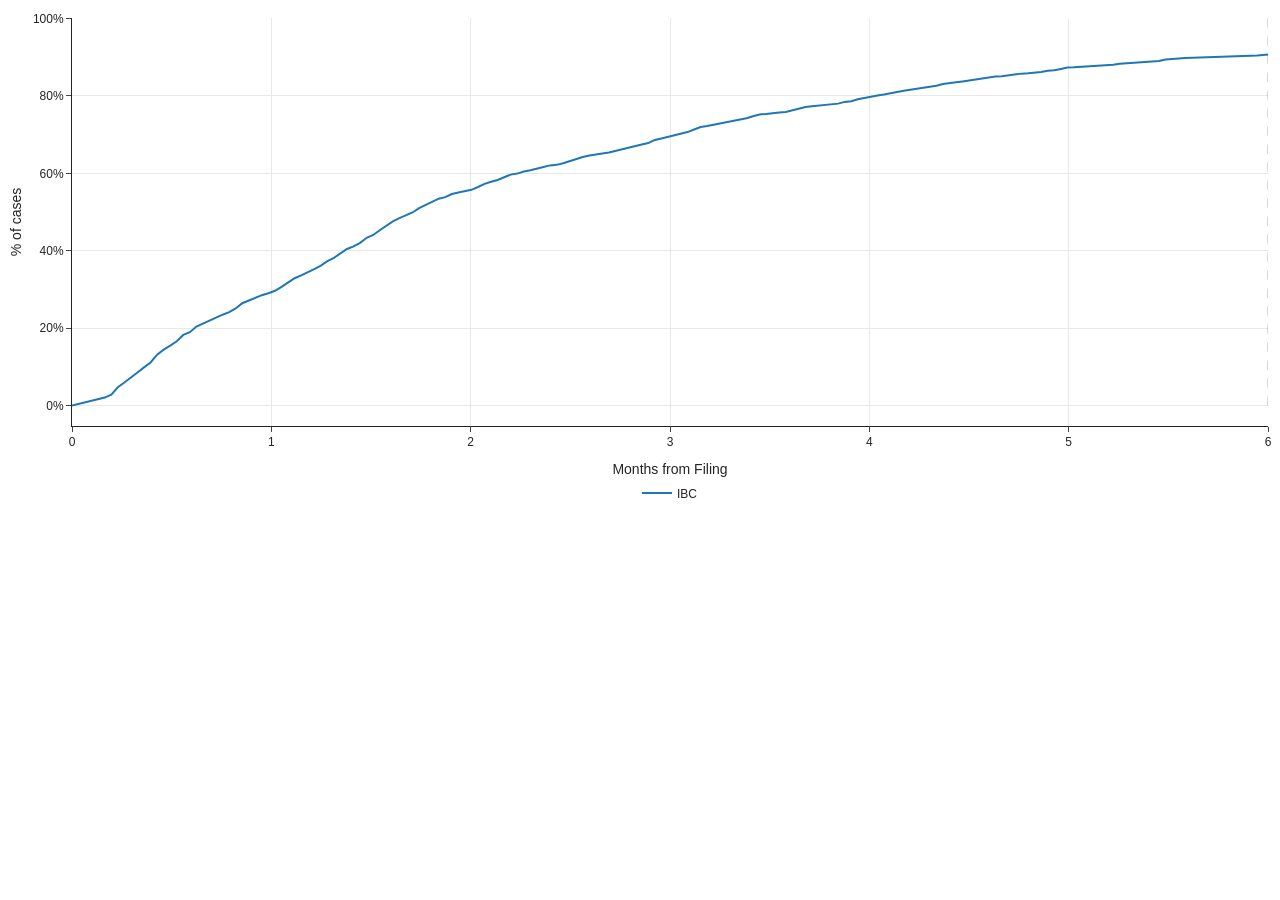
<file: images/nclt_time_to_first_hearing.html>
<html>
<head><meta charset="utf-8" /></head>
<body>
    <div>                        <script type="text/javascript">window.PlotlyConfig = {MathJaxConfig: 'local'};</script>
        <script charset="utf-8" src="https://cdn.plot.ly/plotly-2.32.0.min.js"></script>                <div id="ad7f13e9-48ca-496a-b788-29bb754bc31b" class="plotly-graph-div" style="height:500px; width:100%;"></div>            <script type="text/javascript">                                    window.PLOTLYENV=window.PLOTLYENV || {};                                    if (document.getElementById("ad7f13e9-48ca-496a-b788-29bb754bc31b")) {                    Plotly.newPlot(                        "ad7f13e9-48ca-496a-b788-29bb754bc31b",                        [{"hovertemplate":"\u003cb\u003eIBC\u003c\u002fb\u003e\u003cbr\u003eMonths: %{x:.1f}\u003cbr\u003e% of cases that got a first hearing: %{y:.2%}\u003cextra\u003e\u003c\u002fextra\u003e","mode":"lines","name":"IBC","showlegend":true,"x":[0.0,0.0328515111695138,0.0657030223390276,0.09855453350854139,0.1314060446780552,0.164257555847569,0.19710906701708278,0.22996057818659657,0.2628120893561104,0.2956636005256242,0.328515111695138,0.36136662286465177,0.39421813403416556,0.42706964520367935,0.45992115637319314,0.49277266754270693,0.5256241787122208,0.5584756898817346,0.5913272010512484,0.6241787122207622,0.657030223390276,0.6898817345597897,0.7227332457293035,0.7555847568988173,0.7884362680683311,0.8212877792378449,0.8541392904073587,0.8869908015768725,0.9198423127463863,0.9526938239159001,0.9855453350854139,1.0183968462549278,1.0512483574244416,1.0840998685939554,1.1169513797634691,1.149802890932983,1.1826544021024967,1.2155059132720105,1.2483574244415243,1.281208935611038,1.314060446780552,1.3469119579500657,1.3797634691195795,1.4126149802890933,1.445466491458607,1.4783180026281209,1.5111695137976346,1.5440210249671484,1.5768725361366622,1.609724047306176,1.6425755584756898,1.6754270696452036,1.7082785808147174,1.7411300919842312,1.773981603153745,1.8068331143232588,1.8396846254927726,1.8725361366622864,1.9053876478318001,1.938239159001314,1.9710906701708277,2.0039421813403417,2.0367936925098555,2.0696452036793693,2.102496714848883,2.135348226018397,2.1681997371879107,2.2010512483574245,2.2339027595269383,2.266754270696452,2.299605781865966,2.3324572930354797,2.3653088042049935,2.3981603153745072,2.431011826544021,2.463863337713535,2.4967148488830486,2.5295663600525624,2.562417871222076,2.59526938239159,2.628120893561104,2.6609724047306176,2.6938239159001314,2.726675427069645,2.759526938239159,2.7923784494086727,2.8252299605781865,2.8580814717477003,2.890932982917214,2.923784494086728,2.9566360052562417,2.9894875164257555,3.0223390275952693,3.055190538764783,3.088042049934297,3.1208935611038107,3.1537450722733245,3.1865965834428382,3.219448094612352,3.252299605781866,3.2851511169513796,3.3180026281208934,3.350854139290407,3.383705650459921,3.416557161629435,3.4494086727989486,3.4822601839684624,3.515111695137976,3.54796320630749,3.5808147174770038,3.6136662286465175,3.6465177398160313,3.679369250985545,3.712220762155059,3.7450722733245727,3.7779237844940865,3.8107752956636003,3.843626806833114,3.876478318002628,3.9093298291721417,3.9421813403416555,3.9750328515111693,4.0078843626806835,4.040735873850197,4.073587385019711,4.106438896189225,4.139290407358739,4.1721419185282524,4.204993429697766,4.23784494086728,4.270696452036794,4.303547963206308,4.336399474375821,4.369250985545335,4.402102496714849,4.434954007884363,4.467805519053877,4.50065703022339,4.533508541392904,4.566360052562418,4.599211563731932,4.6320630749014455,4.664914586070959,4.697766097240473,4.730617608409987,4.763469119579501,4.7963206307490145,4.829172141918528,4.862023653088042,4.894875164257556,4.92772667542707,4.9605781865965834,4.993429697766097,5.026281208935611,5.059132720105125,5.091984231274639,5.124835742444152,5.157687253613666,5.19053876478318,5.223390275952694,5.256241787122208,5.289093298291721,5.321944809461235,5.354796320630749,5.387647831800263,5.4204993429697765,5.45335085413929,5.486202365308804,5.519053876478318,5.551905387647832,5.5847568988173455,5.617608409986859,5.683311432325887,5.7490144546649145,5.781865965834428,5.847568988173456,5.88042049934297,5.913272010512483,5.946123521681997,5.978975032851511,6.0],"y":[0.0,0.004055881027489883,0.007210455159982088,0.012618296529968376,0.017124831004956875,0.02073005858494814,0.02839116719242918,0.04731861198738141,0.05948625506985128,0.07165389815232037,0.08562415502478582,0.09869310500225326,0.11131140153222163,0.13159080666967093,0.14465975664713793,0.15502478593961233,0.1662911221270843,0.18251464623704383,0.1897251013970257,0.20414601171698965,0.2122577737719693,0.21901757548445244,0.2275799909869307,0.23479044614691325,0.24155024785939605,0.251013970256872,0.2645335736818386,0.2717440288418207,0.27985579089680024,0.28526363226678686,0.2902208201892742,0.2965299684542584,0.3068949977467329,0.31726002703920686,0.3289770166741772,0.3361874718341593,0.3433979269941415,0.35241099594411884,0.3614240648940962,0.373141054529067,0.3817034700315458,0.3925191527715186,0.40468679585398826,0.4114465975664713,0.42045966651644884,0.43352861649391605,0.44073907165389814,0.45290671473636757,0.46552501126633583,0.4758900405588101,0.48445245606128884,0.49211356466876954,0.4988733663812528,0.5101397025687244,0.5182514646237044,0.5281658404686794,0.5344749887336637,0.5385308697611536,0.5466426318161333,0.5502478593961242,0.5534024335286163,0.5574583145561063,0.5646687697160884,0.5727805317710681,0.5781883731410546,0.5826949076160431,0.5899053627760251,0.5966651644885083,0.5993690851735014,0.604776926543488,0.60793150067598,0.6128886885984679,0.6164939161784586,0.6205497972059486,0.6219017575484453,0.6259576385759351,0.6318161333934202,0.6358720144209105,0.6421811626858943,0.6462370437133844,0.6480396575033798,0.6511942316358719,0.6538981523208651,0.658404686795854,0.6629112212708426,0.6674177557458314,0.6701216764308248,0.6746282109058135,0.6782334384858044,0.686345200540784,0.6899504281207751,0.694456962595764,0.6976115367282558,0.7025687246507435,0.7066246056782335,0.7133844073907165,0.7196935556557007,0.7223974763406941,0.725552050473186,0.7296079315006759,0.7323118521856691,0.7350157728706624,0.7390716538981521,0.7422262280306444,0.7476340694006309,0.7521406038756198,0.7534925642181163,0.754393871113114,0.7570977917981071,0.7584497521406038,0.7625056331680937,0.7656602073005858,0.771518702118071,0.7733213159080666,0.7751239296980621,0.7769265434880577,0.7791798107255521,0.7800811176205497,0.7845876520955384,0.786390265885534,0.7913474538080216,0.7949526813880126,0.7985579089680035,0.8012618296529967,0.8035150968904912,0.8075709779179809,0.8102748986029743,0.8134294727354664,0.8156827399729607,0.8179360072104551,0.8206399278954484,0.8228931951329428,0.8260477692654349,0.8305543037404236,0.8319062640829201,0.8350608382154123,0.8373141054529067,0.8400180261378999,0.8409193330328977,0.8449752140603876,0.8481297881928797,0.8503830554303741,0.8508337088778729,0.8530869761153672,0.8562415502478594,0.8575935105903559,0.8584948174853537,0.8598467778278504,0.8616493916178459,0.8652546191978367,0.8661559260928345,0.8697611536728256,0.8733663812528166,0.8738170347003155,0.8747183415953133,0.8756196484903109,0.8760703019378098,0.8778729157278052,0.878774222622803,0.8805768364127986,0.8828301036502929,0.8837314105452907,0.8850833708877873,0.8855340243352862,0.8868859846777828,0.8877872915727806,0.8900405588102749,0.8940964398377648,0.8945470932852636,0.8963497070752591,0.8977016674177557,0.8981523208652545,0.8995042812077512,0.8999549346552501,0.9004055881027491,0.9017575484452456,0.9035601622352412,0.9040108156827399,0.9044614691302388,0.9067147363677333,0.9067147363677333],"type":"scatter"}],                        {"template":{"data":{"barpolar":[{"marker":{"line":{"color":"white","width":0.5},"pattern":{"fillmode":"overlay","size":10,"solidity":0.2}},"type":"barpolar"}],"bar":[{"error_x":{"color":"rgb(36,36,36)"},"error_y":{"color":"rgb(36,36,36)"},"marker":{"line":{"color":"white","width":0.5},"pattern":{"fillmode":"overlay","size":10,"solidity":0.2}},"type":"bar"}],"carpet":[{"aaxis":{"endlinecolor":"rgb(36,36,36)","gridcolor":"white","linecolor":"white","minorgridcolor":"white","startlinecolor":"rgb(36,36,36)"},"baxis":{"endlinecolor":"rgb(36,36,36)","gridcolor":"white","linecolor":"white","minorgridcolor":"white","startlinecolor":"rgb(36,36,36)"},"type":"carpet"}],"choropleth":[{"colorbar":{"outlinewidth":1,"tickcolor":"rgb(36,36,36)","ticks":"outside"},"type":"choropleth"}],"contourcarpet":[{"colorbar":{"outlinewidth":1,"tickcolor":"rgb(36,36,36)","ticks":"outside"},"type":"contourcarpet"}],"contour":[{"colorbar":{"outlinewidth":1,"tickcolor":"rgb(36,36,36)","ticks":"outside"},"colorscale":[[0.0,"#440154"],[0.1111111111111111,"#482878"],[0.2222222222222222,"#3e4989"],[0.3333333333333333,"#31688e"],[0.4444444444444444,"#26828e"],[0.5555555555555556,"#1f9e89"],[0.6666666666666666,"#35b779"],[0.7777777777777778,"#6ece58"],[0.8888888888888888,"#b5de2b"],[1.0,"#fde725"]],"type":"contour"}],"heatmapgl":[{"colorbar":{"outlinewidth":1,"tickcolor":"rgb(36,36,36)","ticks":"outside"},"colorscale":[[0.0,"#440154"],[0.1111111111111111,"#482878"],[0.2222222222222222,"#3e4989"],[0.3333333333333333,"#31688e"],[0.4444444444444444,"#26828e"],[0.5555555555555556,"#1f9e89"],[0.6666666666666666,"#35b779"],[0.7777777777777778,"#6ece58"],[0.8888888888888888,"#b5de2b"],[1.0,"#fde725"]],"type":"heatmapgl"}],"heatmap":[{"colorbar":{"outlinewidth":1,"tickcolor":"rgb(36,36,36)","ticks":"outside"},"colorscale":[[0.0,"#440154"],[0.1111111111111111,"#482878"],[0.2222222222222222,"#3e4989"],[0.3333333333333333,"#31688e"],[0.4444444444444444,"#26828e"],[0.5555555555555556,"#1f9e89"],[0.6666666666666666,"#35b779"],[0.7777777777777778,"#6ece58"],[0.8888888888888888,"#b5de2b"],[1.0,"#fde725"]],"type":"heatmap"}],"histogram2dcontour":[{"colorbar":{"outlinewidth":1,"tickcolor":"rgb(36,36,36)","ticks":"outside"},"colorscale":[[0.0,"#440154"],[0.1111111111111111,"#482878"],[0.2222222222222222,"#3e4989"],[0.3333333333333333,"#31688e"],[0.4444444444444444,"#26828e"],[0.5555555555555556,"#1f9e89"],[0.6666666666666666,"#35b779"],[0.7777777777777778,"#6ece58"],[0.8888888888888888,"#b5de2b"],[1.0,"#fde725"]],"type":"histogram2dcontour"}],"histogram2d":[{"colorbar":{"outlinewidth":1,"tickcolor":"rgb(36,36,36)","ticks":"outside"},"colorscale":[[0.0,"#440154"],[0.1111111111111111,"#482878"],[0.2222222222222222,"#3e4989"],[0.3333333333333333,"#31688e"],[0.4444444444444444,"#26828e"],[0.5555555555555556,"#1f9e89"],[0.6666666666666666,"#35b779"],[0.7777777777777778,"#6ece58"],[0.8888888888888888,"#b5de2b"],[1.0,"#fde725"]],"type":"histogram2d"}],"histogram":[{"marker":{"line":{"color":"white","width":0.6}},"type":"histogram"}],"mesh3d":[{"colorbar":{"outlinewidth":1,"tickcolor":"rgb(36,36,36)","ticks":"outside"},"type":"mesh3d"}],"parcoords":[{"line":{"colorbar":{"outlinewidth":1,"tickcolor":"rgb(36,36,36)","ticks":"outside"}},"type":"parcoords"}],"pie":[{"automargin":true,"type":"pie"}],"scatter3d":[{"line":{"colorbar":{"outlinewidth":1,"tickcolor":"rgb(36,36,36)","ticks":"outside"}},"marker":{"colorbar":{"outlinewidth":1,"tickcolor":"rgb(36,36,36)","ticks":"outside"}},"type":"scatter3d"}],"scattercarpet":[{"marker":{"colorbar":{"outlinewidth":1,"tickcolor":"rgb(36,36,36)","ticks":"outside"}},"type":"scattercarpet"}],"scattergeo":[{"marker":{"colorbar":{"outlinewidth":1,"tickcolor":"rgb(36,36,36)","ticks":"outside"}},"type":"scattergeo"}],"scattergl":[{"marker":{"colorbar":{"outlinewidth":1,"tickcolor":"rgb(36,36,36)","ticks":"outside"}},"type":"scattergl"}],"scattermapbox":[{"marker":{"colorbar":{"outlinewidth":1,"tickcolor":"rgb(36,36,36)","ticks":"outside"}},"type":"scattermapbox"}],"scatterpolargl":[{"marker":{"colorbar":{"outlinewidth":1,"tickcolor":"rgb(36,36,36)","ticks":"outside"}},"type":"scatterpolargl"}],"scatterpolar":[{"marker":{"colorbar":{"outlinewidth":1,"tickcolor":"rgb(36,36,36)","ticks":"outside"}},"type":"scatterpolar"}],"scatter":[{"fillpattern":{"fillmode":"overlay","size":10,"solidity":0.2},"type":"scatter"}],"scatterternary":[{"marker":{"colorbar":{"outlinewidth":1,"tickcolor":"rgb(36,36,36)","ticks":"outside"}},"type":"scatterternary"}],"surface":[{"colorbar":{"outlinewidth":1,"tickcolor":"rgb(36,36,36)","ticks":"outside"},"colorscale":[[0.0,"#440154"],[0.1111111111111111,"#482878"],[0.2222222222222222,"#3e4989"],[0.3333333333333333,"#31688e"],[0.4444444444444444,"#26828e"],[0.5555555555555556,"#1f9e89"],[0.6666666666666666,"#35b779"],[0.7777777777777778,"#6ece58"],[0.8888888888888888,"#b5de2b"],[1.0,"#fde725"]],"type":"surface"}],"table":[{"cells":{"fill":{"color":"rgb(237,237,237)"},"line":{"color":"white"}},"header":{"fill":{"color":"rgb(217,217,217)"},"line":{"color":"white"}},"type":"table"}]},"layout":{"annotationdefaults":{"arrowhead":0,"arrowwidth":1},"autotypenumbers":"strict","coloraxis":{"colorbar":{"outlinewidth":1,"tickcolor":"rgb(36,36,36)","ticks":"outside"}},"colorscale":{"diverging":[[0.0,"rgb(103,0,31)"],[0.1,"rgb(178,24,43)"],[0.2,"rgb(214,96,77)"],[0.3,"rgb(244,165,130)"],[0.4,"rgb(253,219,199)"],[0.5,"rgb(247,247,247)"],[0.6,"rgb(209,229,240)"],[0.7,"rgb(146,197,222)"],[0.8,"rgb(67,147,195)"],[0.9,"rgb(33,102,172)"],[1.0,"rgb(5,48,97)"]],"sequential":[[0.0,"#440154"],[0.1111111111111111,"#482878"],[0.2222222222222222,"#3e4989"],[0.3333333333333333,"#31688e"],[0.4444444444444444,"#26828e"],[0.5555555555555556,"#1f9e89"],[0.6666666666666666,"#35b779"],[0.7777777777777778,"#6ece58"],[0.8888888888888888,"#b5de2b"],[1.0,"#fde725"]],"sequentialminus":[[0.0,"#440154"],[0.1111111111111111,"#482878"],[0.2222222222222222,"#3e4989"],[0.3333333333333333,"#31688e"],[0.4444444444444444,"#26828e"],[0.5555555555555556,"#1f9e89"],[0.6666666666666666,"#35b779"],[0.7777777777777778,"#6ece58"],[0.8888888888888888,"#b5de2b"],[1.0,"#fde725"]]},"colorway":["#1F77B4","#FF7F0E","#2CA02C","#D62728","#9467BD","#8C564B","#E377C2","#7F7F7F","#BCBD22","#17BECF"],"font":{"color":"rgb(36,36,36)"},"geo":{"bgcolor":"white","lakecolor":"white","landcolor":"white","showlakes":true,"showland":true,"subunitcolor":"white"},"hoverlabel":{"align":"left"},"hovermode":"closest","mapbox":{"style":"light"},"paper_bgcolor":"white","plot_bgcolor":"white","polar":{"angularaxis":{"gridcolor":"rgb(232,232,232)","linecolor":"rgb(36,36,36)","showgrid":false,"showline":true,"ticks":"outside"},"bgcolor":"white","radialaxis":{"gridcolor":"rgb(232,232,232)","linecolor":"rgb(36,36,36)","showgrid":false,"showline":true,"ticks":"outside"}},"scene":{"xaxis":{"backgroundcolor":"white","gridcolor":"rgb(232,232,232)","gridwidth":2,"linecolor":"rgb(36,36,36)","showbackground":true,"showgrid":false,"showline":true,"ticks":"outside","zeroline":false,"zerolinecolor":"rgb(36,36,36)"},"yaxis":{"backgroundcolor":"white","gridcolor":"rgb(232,232,232)","gridwidth":2,"linecolor":"rgb(36,36,36)","showbackground":true,"showgrid":false,"showline":true,"ticks":"outside","zeroline":false,"zerolinecolor":"rgb(36,36,36)"},"zaxis":{"backgroundcolor":"white","gridcolor":"rgb(232,232,232)","gridwidth":2,"linecolor":"rgb(36,36,36)","showbackground":true,"showgrid":false,"showline":true,"ticks":"outside","zeroline":false,"zerolinecolor":"rgb(36,36,36)"}},"shapedefaults":{"fillcolor":"black","line":{"width":0},"opacity":0.3},"ternary":{"aaxis":{"gridcolor":"rgb(232,232,232)","linecolor":"rgb(36,36,36)","showgrid":false,"showline":true,"ticks":"outside"},"baxis":{"gridcolor":"rgb(232,232,232)","linecolor":"rgb(36,36,36)","showgrid":false,"showline":true,"ticks":"outside"},"bgcolor":"white","caxis":{"gridcolor":"rgb(232,232,232)","linecolor":"rgb(36,36,36)","showgrid":false,"showline":true,"ticks":"outside"}},"title":{"x":0.05},"xaxis":{"automargin":true,"gridcolor":"rgb(232,232,232)","linecolor":"rgb(36,36,36)","showgrid":false,"showline":true,"ticks":"outside","title":{"standoff":15},"zeroline":false,"zerolinecolor":"rgb(36,36,36)"},"yaxis":{"automargin":true,"gridcolor":"rgb(232,232,232)","linecolor":"rgb(36,36,36)","showgrid":false,"showline":true,"ticks":"outside","title":{"standoff":15},"zeroline":false,"zerolinecolor":"rgb(36,36,36)"}}},"shapes":[{"line":{"color":"black","dash":"dash","width":1},"type":"line","x0":6,"x1":6,"y0":0,"y1":1}],"margin":{"l":0,"r":0,"t":10,"b":10},"xaxis":{"title":{"text":"Months from Filing"},"range":[0,6],"showgrid":true},"yaxis":{"title":{"text":"% of cases"},"tickformat":".0%","showgrid":true},"legend":{"orientation":"h","yanchor":"bottom","y":-0.2,"xanchor":"center","x":0.5},"autosize":true,"height":500,"hovermode":"closest"},                        {"responsive": true, "modeBarButtonsToRemove": ["toImage"]}                    )                };                            </script>        </div>
</body>
</html>
</file>
<file: docs/site_libs/quarto-html/tippy.css>
.tippy-box[data-animation=fade][data-state=hidden]{opacity:0}[data-tippy-root]{max-width:calc(100vw - 10px)}.tippy-box{position:relative;background-color:#333;color:#fff;border-radius:4px;font-size:14px;line-height:1.4;white-space:normal;outline:0;transition-property:transform,visibility,opacity}.tippy-box[data-placement^=top]>.tippy-arrow{bottom:0}.tippy-box[data-placement^=top]>.tippy-arrow:before{bottom:-7px;left:0;border-width:8px 8px 0;border-top-color:initial;transform-origin:center top}.tippy-box[data-placement^=bottom]>.tippy-arrow{top:0}.tippy-box[data-placement^=bottom]>.tippy-arrow:before{top:-7px;left:0;border-width:0 8px 8px;border-bottom-color:initial;transform-origin:center bottom}.tippy-box[data-placement^=left]>.tippy-arrow{right:0}.tippy-box[data-placement^=left]>.tippy-arrow:before{border-width:8px 0 8px 8px;border-left-color:initial;right:-7px;transform-origin:center left}.tippy-box[data-placement^=right]>.tippy-arrow{left:0}.tippy-box[data-placement^=right]>.tippy-arrow:before{left:-7px;border-width:8px 8px 8px 0;border-right-color:initial;transform-origin:center right}.tippy-box[data-inertia][data-state=visible]{transition-timing-function:cubic-bezier(.54,1.5,.38,1.11)}.tippy-arrow{width:16px;height:16px;color:#333}.tippy-arrow:before{content:"";position:absolute;border-color:transparent;border-style:solid}.tippy-content{position:relative;padding:5px 9px;z-index:1}
</file>
<file: docs/site_libs/quarto-html/quarto-syntax-highlighting-e1a5c8363afafaef2c763b6775fbf3ca.css>
/* quarto syntax highlight colors */
:root {
  --quarto-hl-ot-color: #003B4F;
  --quarto-hl-at-color: #657422;
  --quarto-hl-ss-color: #20794D;
  --quarto-hl-an-color: #5E5E5E;
  --quarto-hl-fu-color: #4758AB;
  --quarto-hl-st-color: #20794D;
  --quarto-hl-cf-color: #003B4F;
  --quarto-hl-op-color: #5E5E5E;
  --quarto-hl-er-color: #AD0000;
  --quarto-hl-bn-color: #AD0000;
  --quarto-hl-al-color: #AD0000;
  --quarto-hl-va-color: #111111;
  --quarto-hl-bu-color: inherit;
  --quarto-hl-ex-color: inherit;
  --quarto-hl-pp-color: #AD0000;
  --quarto-hl-in-color: #5E5E5E;
  --quarto-hl-vs-color: #20794D;
  --quarto-hl-wa-color: #5E5E5E;
  --quarto-hl-do-color: #5E5E5E;
  --quarto-hl-im-color: #00769E;
  --quarto-hl-ch-color: #20794D;
  --quarto-hl-dt-color: #AD0000;
  --quarto-hl-fl-color: #AD0000;
  --quarto-hl-co-color: #5E5E5E;
  --quarto-hl-cv-color: #5E5E5E;
  --quarto-hl-cn-color: #8f5902;
  --quarto-hl-sc-color: #5E5E5E;
  --quarto-hl-dv-color: #AD0000;
  --quarto-hl-kw-color: #003B4F;
}

/* other quarto variables */
:root {
  --quarto-font-monospace: SFMono-Regular, Menlo, Monaco, Consolas, "Liberation Mono", "Courier New", monospace;
}

/* syntax highlight based on Pandoc's rules */
pre > code.sourceCode > span {
  color: #003B4F;
}

code.sourceCode > span {
  color: #003B4F;
}

div.sourceCode,
div.sourceCode pre.sourceCode {
  color: #003B4F;
}

/* Normal */
code span {
  color: #003B4F;
}

/* Alert */
code span.al {
  color: #AD0000;
  font-style: inherit;
}

/* Annotation */
code span.an {
  color: #5E5E5E;
  font-style: inherit;
}

/* Attribute */
code span.at {
  color: #657422;
  font-style: inherit;
}

/* BaseN */
code span.bn {
  color: #AD0000;
  font-style: inherit;
}

/* BuiltIn */
code span.bu {
  font-style: inherit;
}

/* ControlFlow */
code span.cf {
  color: #003B4F;
  font-weight: bold;
  font-style: inherit;
}

/* Char */
code span.ch {
  color: #20794D;
  font-style: inherit;
}

/* Constant */
code span.cn {
  color: #8f5902;
  font-style: inherit;
}

/* Comment */
code span.co {
  color: #5E5E5E;
  font-style: inherit;
}

/* CommentVar */
code span.cv {
  color: #5E5E5E;
  font-style: italic;
}

/* Documentation */
code span.do {
  color: #5E5E5E;
  font-style: italic;
}

/* DataType */
code span.dt {
  color: #AD0000;
  font-style: inherit;
}

/* DecVal */
code span.dv {
  color: #AD0000;
  font-style: inherit;
}

/* Error */
code span.er {
  color: #AD0000;
  font-style: inherit;
}

/* Extension */
code span.ex {
  font-style: inherit;
}

/* Float */
code span.fl {
  color: #AD0000;
  font-style: inherit;
}

/* Function */
code span.fu {
  color: #4758AB;
  font-style: inherit;
}

/* Import */
code span.im {
  color: #00769E;
  font-style: inherit;
}

/* Information */
code span.in {
  color: #5E5E5E;
  font-style: inherit;
}

/* Keyword */
code span.kw {
  color: #003B4F;
  font-weight: bold;
  font-style: inherit;
}

/* Operator */
code span.op {
  color: #5E5E5E;
  font-style: inherit;
}

/* Other */
code span.ot {
  color: #003B4F;
  font-style: inherit;
}

/* Preprocessor */
code span.pp {
  color: #AD0000;
  font-style: inherit;
}

/* SpecialChar */
code span.sc {
  color: #5E5E5E;
  font-style: inherit;
}

/* SpecialString */
code span.ss {
  color: #20794D;
  font-style: inherit;
}

/* String */
code span.st {
  color: #20794D;
  font-style: inherit;
}

/* Variable */
code span.va {
  color: #111111;
  font-style: inherit;
}

/* VerbatimString */
code span.vs {
  color: #20794D;
  font-style: inherit;
}

/* Warning */
code span.wa {
  color: #5E5E5E;
  font-style: italic;
}

.prevent-inlining {
  content: "</";
}

/*# sourceMappingURL=c735b2cac6c846c1abc72f5ce1520814.css.map */
</file>
<file: docs/styles.css>
body {
  font-family: Arial, sans-serif;
  margin: 0;
  padding: 0;
}

.navbar {
  background-color: #f5d5cf;
}

a.nav-link.active {
  background-color: #de6e64;
  color: white;
  padding: 0.5rem 1rem; /* Optional: Adds padding for better appearance */
  border-radius: 10px; /* ✅ Add this line */
}

/* Highlight boxes in soft peach tone */
.highlight-box.active {
  background-color: #de6e64;
  color: white; /* Changes text to white when active */
  padding: 1rem 1.5rem;
  border: 1px solid #de6e64;
  border-radius: 10px;
  margin: 2rem 0;
  transition: all 0.3s ease; /* Smooth transition for better UX */
}

/* Ensure nested text or links inside also turn white */
.highlight-box.active * {
  color: white !important;
}

/* Download buttons */
.btn {
  display: inline-block;
  background-color: #de6e64;
  color: white;
  padding: 12px 25px;
  text-decoration: none;
  border-radius: 8px;
  margin: 10px 15px 10px 0;
  font-weight: bold;
  transition: background-color 0.2s ease, box-shadow 0.2s ease;
  box-shadow: 0 2px 6px rgba(0,0,0,0.1);
}

.btn:hover {
  background-color: #c7534a;
  box-shadow: 0 4px 12px rgba(0,0,0,0.2);
}

/* Image box layout */
.side-by-side {
  display: flex;
  flex-wrap: wrap;
  justify-content: space-between;
  gap: 1.5rem;
  margin: 1.5rem 0;
}

.side-by-side img {
  flex: 1 1 48%; /* Align with width for consistency */
  width: 30%; /* Maintain approximate half-width */
  height: auto;
  border-radius: 10px;
  box-shadow: 0 2px 6px rgba(0,0,0,0.1);
  min-width: 300px; /* Minimum width to prevent excessive shrinking */
}

/* Lightbox image caption */
img + em,
img + strong {
  display: block;
  text-align: center;
  margin-top: 0.5rem;
  color: #6c3a36;
  font-style: italic;
  font-weight: 500;
}

/* Responsive tweaks */
@media (max-width: 768px) {
  .side-by-side img {
    width: 100%; /* Stack images vertically on mobile */
    min-width: 0; /* Reset min-width for stacking */
    margin-bottom: 1rem; /* Add spacing between stacked images */
  }

  .btn {
    display: block;
    width: 80%;
    text-align: center;
    margin: 10px auto;
  }
}

/* Analytics question section */
.question-box {
  background-color: #fef2f0;
  padding: 1.5rem;
  margin-bottom: 2rem;
  border-left: 6px solid #de6e64;
}

.icon {
  display: inline-block;
  margin-right: 0.5rem;
  color: #de6e64;
  font-weight: bold;
  font-size: 1.2rem;
}

.image-row {
  display: flex;
  flex-wrap: wrap;
  gap: 1.5rem;
  margin-top: 1rem;
}

.img-box {
  background-color: #fbb6aa;
  padding: 1rem;
  border-radius: 12px;
  flex: 1 1 300px;
  max-width: 400px;
  text-align: center;
  color: #6c3a36;
  font-weight: 600;
  font-size: 0.9rem;
}

.img-box p {
  margin: 0 0 0.5rem;
}

.analytics-img {
  max-width: 100%;
  border-radius: 8px;
  box-shadow: 0 2px 6px rgba(0,0,0,0.1);
  height: auto;
}

/* Dataset section */
.dataset-boxes {
  display: flex;
  gap: 2rem;
  margin-top: 1rem;
  flex-wrap: wrap;
}

.dataset-card {
  background-color: #fbb6aa;
  padding: 1.5rem;
  border-radius: 10px;
  width: 300px;
  text-align: center;
  font-weight: bold;
  border: 1px solid #de6e64;
}

/* Page padding */
main, .content, .page-body {
  max-width: 100% !important;
  width: 100% !important;
  padding: 2rem 4rem;
}

/* Header styles */
.main-header {
  position: relative; /* Changed from fixed to relative */
  width: 100%;
  background-color: #f5d5cf;
  padding: 10px 20px;
  box-shadow: 0 2px 5px rgba(0,0,0,0.1);
  display: flex;
  justify-content: space-between;
  align-items: center;
}

.header-content {
  display: flex;
  align-items: center;
}

.logo {
  height: 50px;
  margin-right: 15px;
}

.header-content h1 {
  color: #6c3a36;
  margin: 0;
  font-size: 1.5rem;
}

.header-topics {
  text-align: right;
}

.header-topics span {
  color: #de6e64;
  font-weight: bold;
  display: block;
  margin-bottom: 5px;
}

.header-topics ul {
  list-style: none;
  padding: 0;
  margin: 0;
  color: #6c3a36;
}

.header-topics ul li {
  margin: 2px 0;
}

main {
  padding: 20px; /* Adjusted padding */
  margin-top: 0; /* Reset margin-top since header is no longer fixed */
}

.research-card {
  background: #fdded8;
  border: 1px solid #de6e64;
  border-radius: 12px;
  padding: 1.5rem;
  margin: 1.5rem 0;
  box-shadow: 0 2px 8px rgba(0,0,0,0.08);
  transition: transform 0.2s ease, box-shadow 0.2s ease;
}

.research-card:hover {
  transform: translateY(-2px);
  box-shadow: 0 4px 15px rgba(0,0,0,0.12);
}

.research-card h3 {
  color: #6c3a36;
  margin-top: 0;
  margin-bottom: 0.8rem;
  font-size: 1.3rem;
  line-height: 1.3;
}

.research-card strong {
  color: #6c3a36;
  font-weight: 600;
}

.research-card p {
  color: #5a5a5a;
  line-height: 1.6;
  margin-bottom: 1rem;
}

.research-card a {
  background: #de6e64;
  color: white;
  padding: 8px 16px;
  text-decoration: none;
  border-radius: 6px;
  font-weight: 500;
  display: inline-block;
  transition: background-color 0.2s ease;
}

.research-card a:hover {
  background: #c7534a;
  color: white;
  text-decoration: none;
}

/* Mobile responsive */
@media (max-width: 768px) {
  .research-card {
    padding: 1rem;
    margin: 1rem 0;
  }
  
  .research-card h3 {
    font-size: 1.1rem;
  }
}

.callout-note {
  border-left: 4px solid #de6e64 !important;
  background: #fdded8 !important;
}

.callout-note .callout-body h2 {
  color: #6c3a36;
  margin-top: 0;
}

.callout-note .callout-body strong {
  color: #6c3a36;
}

.callout-note .callout-body a {
  background: #de6e64;
  color: white;
  padding: 6px 12px;
  text-decoration: none;
  border-radius: 5px;
  font-weight: 500;
}

.callout-note .callout-body a:hover {
  background: #c7534a;
  text-decoration: none;
}

/* Enhance table borders */
table {
  border-collapse: collapse;
  width: 100%;
  margin: 4rem 0;
  border: 2px solid #de6e64;
  background-color: #fef2f0;
}

table th, table td {
  border: 1px solid #de6e64;
  padding: 1em 1.2em;
  text-align: left;
  vertical-align: middle;
}

table tr:first-child th {
  background-color: #fdded8;
  color: #6c3a36;
  font-weight: 600;
}

h3, h4 {
  margin-top: 2.5rem;
}

/* Style the entire TOC sidebar */
.sidebar nav[role="doc-toc"] ul li a {
  display: block;
  padding: 0.3rem 0.6rem;
  border-radius: 5px;
  transition: all 0.2s ease;
  text-decoration: none;
}

.sidebar nav[role="doc-toc"] ul li a:hover {
  background-color: #fdded8;
  color: #6c3a36;
}

.sidebar nav[role="doc-toc"] ul li a.active,
.sidebar nav[role="doc-toc"] ul li.active > a {
  background-color: #de6e64 !important;
  color: white !important;
}

.research-card a::before,
.research-card a::after {
  display: none !important;
}

.sidebar nav[role="doc-toc"] ul li a.active,
.sidebar nav[role="doc-toc"] ul li.active > a,
.sidebar nav[role="doc-toc"] a.active {
  background-color: #de6e64 !important;
  color: white !important;
}

.sidebar nav[role="doc-toc"] ul li a:visited.active {
  color: white !important;
}

/* Alternative: If your captions are in elements right after images */
img + p,
img + h3,
img + h4 {
  display: block;
  text-align: center;
  margin-top: 0.5rem;
  color: #6c3a36;
  font-style: italic;
  font-weight: 500;
}
</file>
